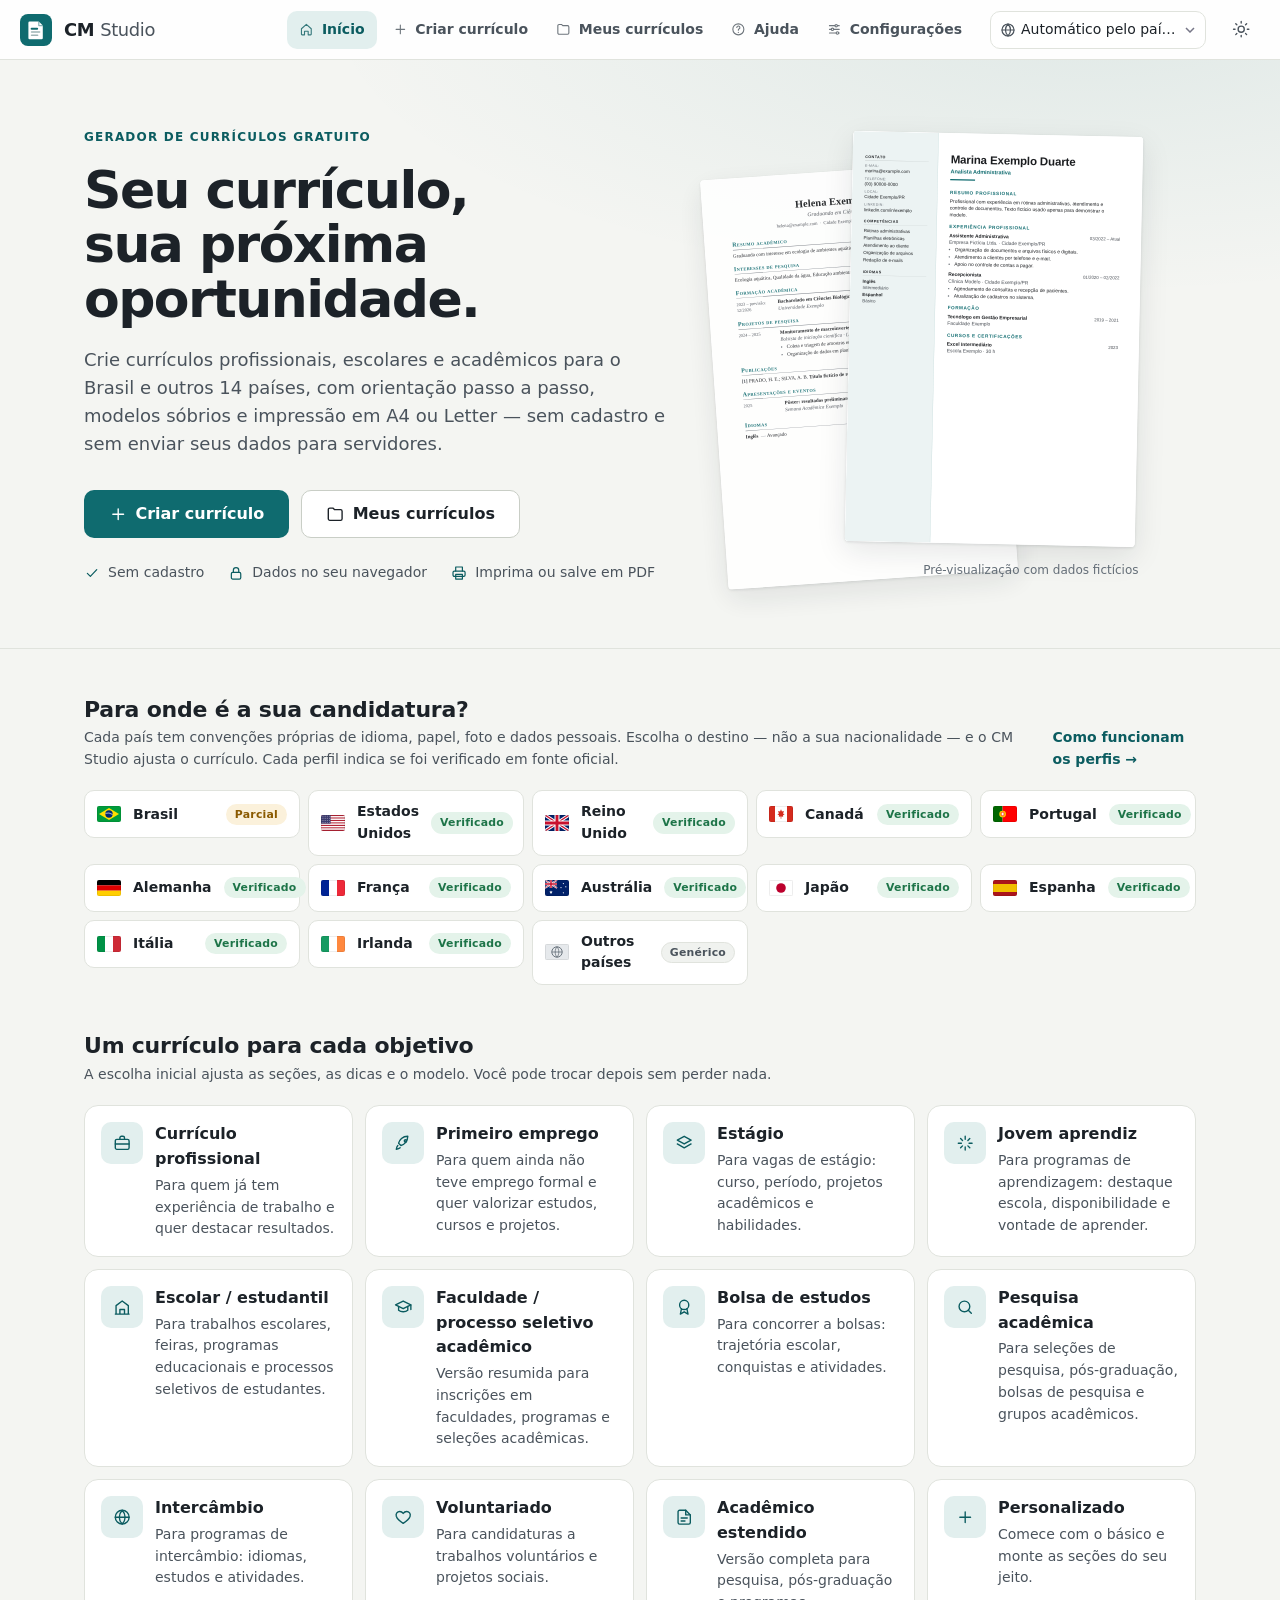
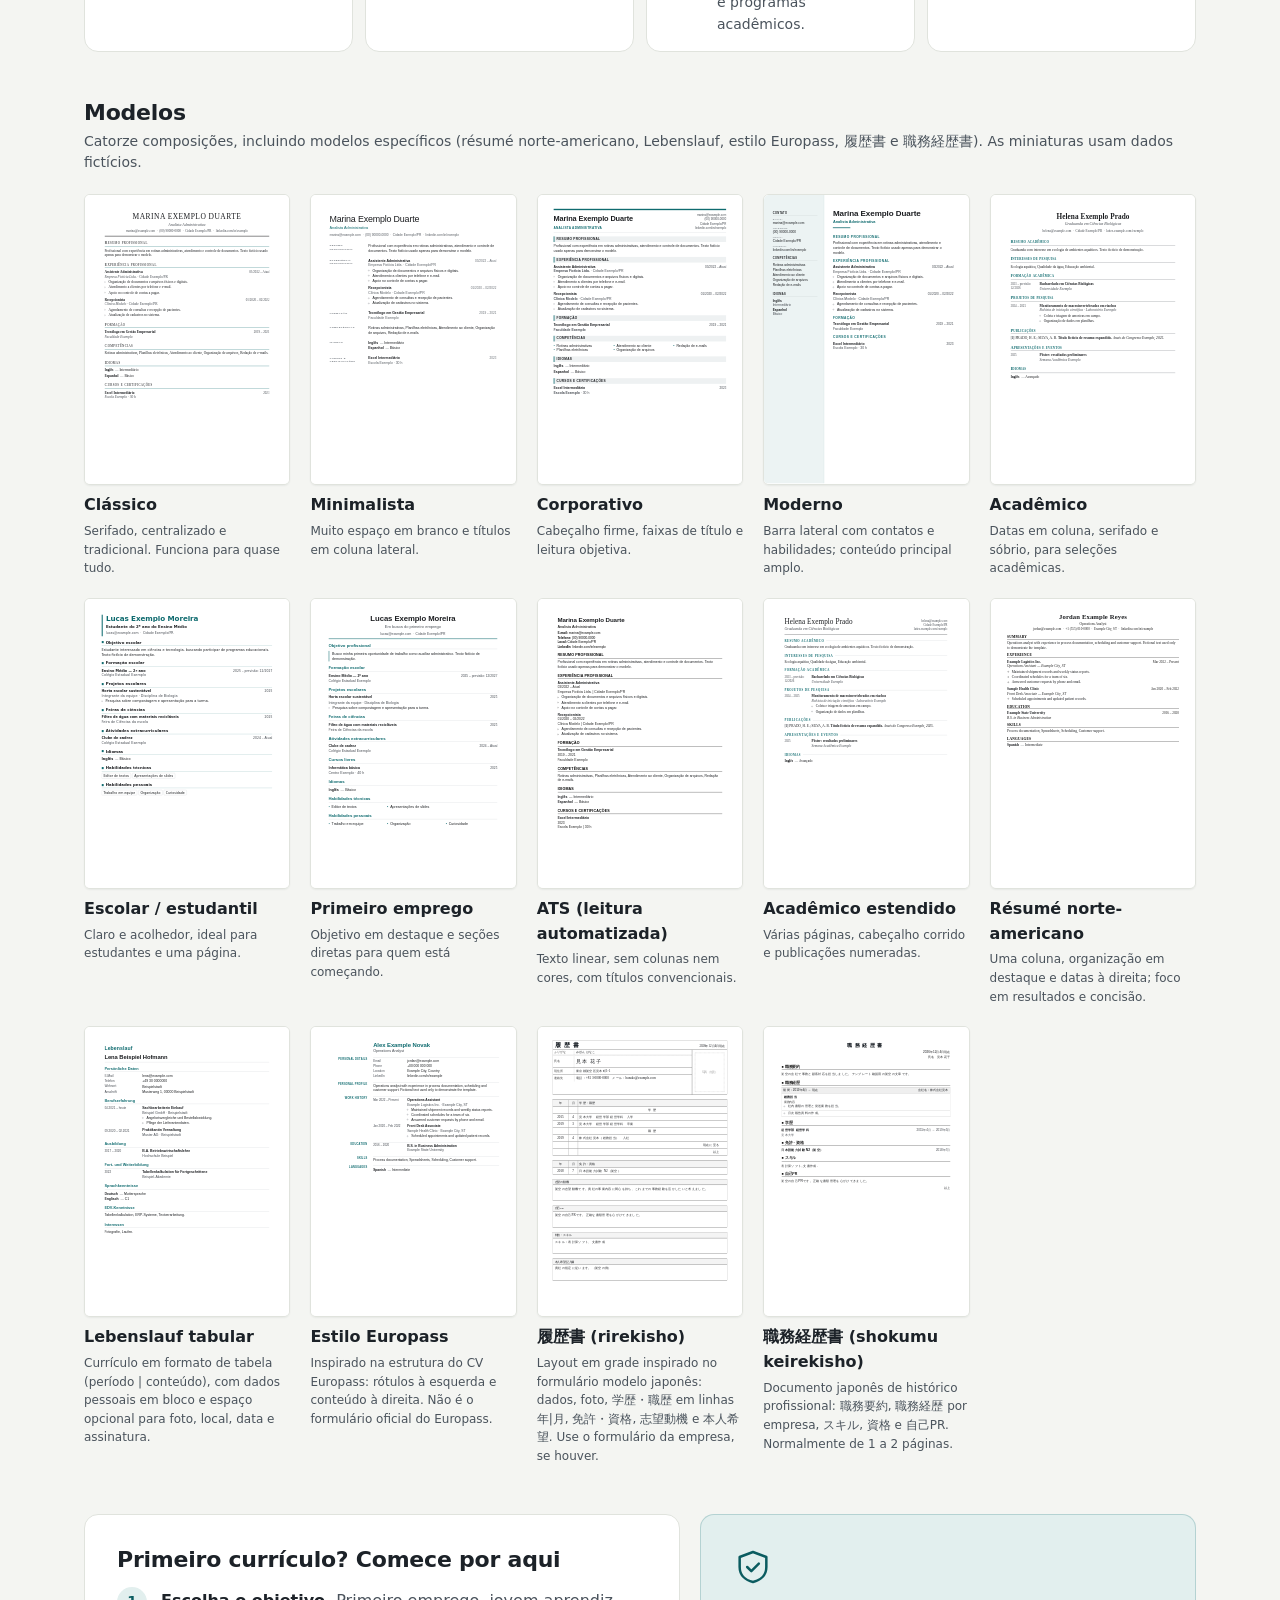
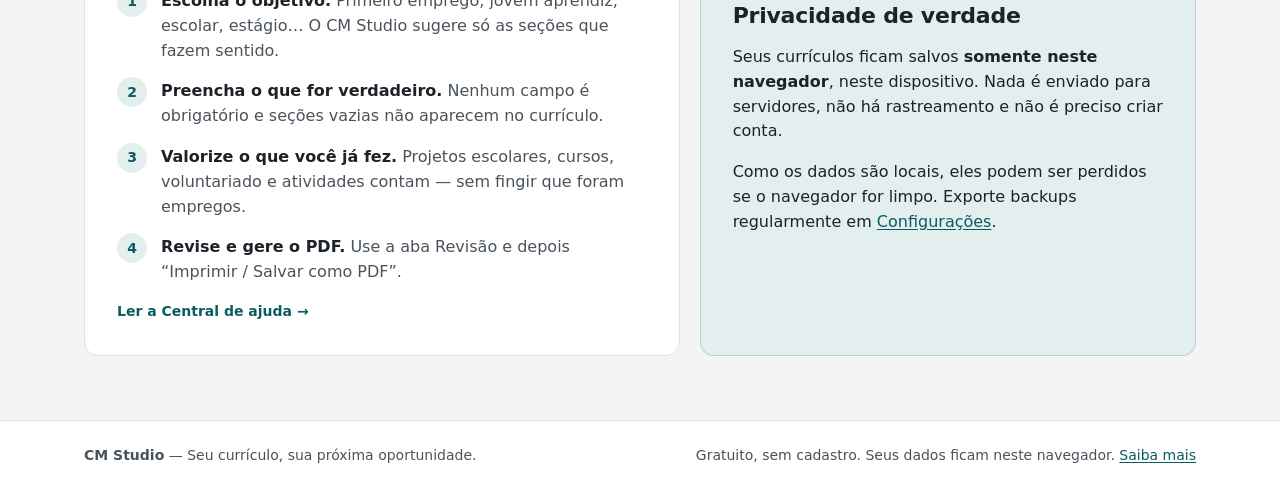
<file: index.html>
<!DOCTYPE html>
<html lang="pt-BR" data-theme="light">
<head>
  <meta charset="utf-8">
  <meta name="viewport" content="width=device-width, initial-scale=1">
  <title>CM Studio — Seu currículo, sua próxima oportunidade</title>
  <meta name="description" content="CM Studio: gerador de currículos gratuito para quem busca o primeiro emprego, estágio, vagas profissionais, processos escolares e acadêmicos. Os dados ficam no seu navegador.">
  <meta name="application-name" content="CM Studio">
  <meta name="theme-color" content="#0f6b6f">
  <meta name="color-scheme" content="light dark">
  <meta property="og:title" content="CM Studio — Seu currículo, sua próxima oportunidade">
  <meta property="og:description" content="Crie currículos profissionais, escolares e acadêmicos gratuitamente, sem cadastro.">
  <meta property="og:type" content="website">
  <link rel="icon" type="image/svg+xml" href="assets/icons/favicon.svg">
  <link rel="apple-touch-icon" href="assets/icons/apple-touch-icon.png">

  <!-- Aplica o tema antes de desenhar a página (evita "piscar"). -->
  <script>
    (function () {
      try {
        var s = JSON.parse(localStorage.getItem('cmstudio.v1.settings') || '{}');
        var t = s.theme || 'system';
        if (t === 'system') t = window.matchMedia && window.matchMedia('(prefers-color-scheme: dark)').matches ? 'dark' : 'light';
        document.documentElement.setAttribute('data-theme', t);
      } catch (e) { /* sem acesso ao armazenamento: usa o tema claro */ }
    })();
  </script>

  <link rel="stylesheet" href="css/tokens.css">
  <link rel="stylesheet" href="css/base.css">
  <link rel="stylesheet" href="css/layout.css">
  <link rel="stylesheet" href="css/components.css">
  <link rel="stylesheet" href="css/home.css">
  <link rel="stylesheet" href="css/editor.css">
  <link rel="stylesheet" href="css/templates.css">
  <link rel="stylesheet" href="css/templates-intl.css">
  <link rel="stylesheet" href="css/countries.css">
  <link rel="stylesheet" href="css/responsive.css">
  <link rel="stylesheet" href="css/print.css">
</head>
<body>
  <a class="skip-link" href="#main">Pular para o conteúdo</a>

  <!-- Sprite de ícones (embutido para funcionar também ao abrir o arquivo diretamente) -->
  <svg xmlns="http://www.w3.org/2000/svg" class="sprite" aria-hidden="true" focusable="false">
    <symbol id="i-plus" viewBox="0 0 24 24"><path d="M12 5v14M5 12h14"/></symbol>
    <symbol id="i-minus" viewBox="0 0 24 24"><path d="M5 12h14"/></symbol>
    <symbol id="i-chevron" viewBox="0 0 24 24"><path d="M9 6l6 6-6 6"/></symbol>
    <symbol id="i-arrow-up" viewBox="0 0 24 24"><path d="M12 19V5M5.5 11.5L12 5l6.5 6.5"/></symbol>
    <symbol id="i-arrow-down" viewBox="0 0 24 24"><path d="M12 5v14M18.5 12.5L12 19l-6.5-6.5"/></symbol>
    <symbol id="i-arrow-left" viewBox="0 0 24 24"><path d="M19 12H5M11.5 5.5L5 12l6.5 6.5"/></symbol>
    <symbol id="i-eye" viewBox="0 0 24 24"><path d="M2 12s3.6-7 10-7 10 7 10 7-3.6 7-10 7S2 12 2 12z"/><circle cx="12" cy="12" r="3"/></symbol>
    <symbol id="i-eye-off" viewBox="0 0 24 24"><path d="M3 3l18 18M10.6 5.1A10 10 0 0 1 12 5c6.4 0 10 7 10 7a17 17 0 0 1-3.2 4.2M6.6 6.6C3.9 8.4 2 12 2 12s3.6 7 10 7c1.9 0 3.5-.6 4.9-1.4M9.9 9.9a3 3 0 0 0 4.2 4.2"/></symbol>
    <symbol id="i-copy" viewBox="0 0 24 24"><rect x="9" y="9" width="11" height="11" rx="2"/><path d="M15 9V6a2 2 0 0 0-2-2H6a2 2 0 0 0-2 2v7a2 2 0 0 0 2 2h3"/></symbol>
    <symbol id="i-trash" viewBox="0 0 24 24"><path d="M4 7h16M10 11v6M14 11v6M6 7l1 13h10l1-13M9 7V4h6v3"/></symbol>
    <symbol id="i-close" viewBox="0 0 24 24"><path d="M6 6l12 12M18 6L6 18"/></symbol>
    <symbol id="i-check" viewBox="0 0 24 24"><path d="M5 12.5l4.5 4.5L19 7"/></symbol>
    <symbol id="i-alert" viewBox="0 0 24 24"><circle cx="12" cy="12" r="9"/><path d="M12 7.5v5.5M12 16.4v.1"/></symbol>
    <symbol id="i-info" viewBox="0 0 24 24"><circle cx="12" cy="12" r="9"/><path d="M12 11v5.5M12 7.6v.1"/></symbol>
    <symbol id="i-shield" viewBox="0 0 24 24"><path d="M12 3l8 3v6c0 5-3.5 8-8 9-4.5-1-8-4-8-9V6z"/><path d="M8.5 12l2.5 2.5 4.5-4.5"/></symbol>
    <symbol id="i-user" viewBox="0 0 24 24"><circle cx="12" cy="8" r="4"/><path d="M4 21c0-4 3.6-7 8-7s8 3 8 7"/></symbol>
    <symbol id="i-target" viewBox="0 0 24 24"><circle cx="12" cy="12" r="9"/><circle cx="12" cy="12" r="5"/><circle cx="12" cy="12" r="1"/></symbol>
    <symbol id="i-briefcase" viewBox="0 0 24 24"><rect x="3" y="7" width="18" height="13" rx="2"/><path d="M9 7V5a2 2 0 0 1 2-2h2a2 2 0 0 1 2 2v2M3 13h18"/></symbol>
    <symbol id="i-school" viewBox="0 0 24 24"><path d="M4 21V10l8-6 8 6v11M9 21v-6h6v6M3 21h18"/></symbol>
    <symbol id="i-cap" viewBox="0 0 24 24"><path d="M2 9l10-5 10 5-10 5z"/><path d="M6 11v5c3 2.5 9 2.5 12 0v-5M22 9v6"/></symbol>
    <symbol id="i-book" viewBox="0 0 24 24"><path d="M5 4h11a3 3 0 0 1 3 3v13H8a3 3 0 0 1-3-3z"/><path d="M5 17a3 3 0 0 1 3-3h11"/></symbol>
    <symbol id="i-badge" viewBox="0 0 24 24"><circle cx="12" cy="9" r="6"/><path d="M8.5 14l-1.5 7 5-3 5 3-1.5-7"/></symbol>
    <symbol id="i-spark" viewBox="0 0 24 24"><path d="M12 3v4M12 17v4M3 12h4M17 12h4M6 6l2.5 2.5M15.5 15.5L18 18M6 18l2.5-2.5M15.5 8.5L18 6"/></symbol>
    <symbol id="i-code" viewBox="0 0 24 24"><path d="M8 7l-5 5 5 5M16 7l5 5-5 5M14 4l-4 16"/></symbol>
    <symbol id="i-monitor" viewBox="0 0 24 24"><rect x="3" y="4" width="18" height="12" rx="2"/><path d="M8 20h8M12 16v4"/></symbol>
    <symbol id="i-people" viewBox="0 0 24 24"><circle cx="9" cy="8" r="3.5"/><path d="M2.5 20c0-3.5 3-6 6.5-6s6.5 2.5 6.5 6M16 4.5a3.5 3.5 0 0 1 0 7M18 14c2 .7 3.5 2.8 3.5 6"/></symbol>
    <symbol id="i-globe" viewBox="0 0 24 24"><circle cx="12" cy="12" r="9"/><path d="M3 12h18M12 3c2.5 2.7 3.8 5.7 3.8 9s-1.3 6.3-3.8 9c-2.5-2.7-3.8-5.7-3.8-9S9.5 5.7 12 3z"/></symbol>
    <symbol id="i-layers" viewBox="0 0 24 24"><path d="M12 3l9 5-9 5-9-5z"/><path d="M3 13l9 5 9-5"/></symbol>
    <symbol id="i-flask" viewBox="0 0 24 24"><path d="M9 3h6M10 3v6L4.5 19a1.5 1.5 0 0 0 1.3 2h12.4a1.5 1.5 0 0 0 1.3-2L14 9V3M7 15h10"/></symbol>
    <symbol id="i-medal" viewBox="0 0 24 24"><circle cx="12" cy="15" r="6"/><path d="M8.5 3h7l-2 6h-3z"/><path d="M12 12.5v5"/></symbol>
    <symbol id="i-flag" viewBox="0 0 24 24"><path d="M5 21V4M5 4h12l-2 4 2 4H5"/></symbol>
    <symbol id="i-star" viewBox="0 0 24 24"><path d="M12 3l2.8 5.9 6.2.8-4.6 4.3 1.2 6.2L12 17.3l-5.6 2.9 1.2-6.2L3 9.7l6.2-.8z"/></symbol>
    <symbol id="i-heart" viewBox="0 0 24 24"><path d="M12 20s-7.5-4.6-9-9.2C2 7.4 4.3 4.5 7.5 4.5c2 0 3.5 1.1 4.5 2.6 1-1.5 2.5-2.6 4.5-2.6 3.2 0 5.5 2.9 4.5 6.3-1.5 4.6-9 9.2-9 9.2z"/></symbol>
    <symbol id="i-search" viewBox="0 0 24 24"><circle cx="11" cy="11" r="7"/><path d="M20 20l-4-4"/></symbol>
    <symbol id="i-file" viewBox="0 0 24 24"><path d="M14 3H6a2 2 0 0 0-2 2v14a2 2 0 0 0 2 2h12a2 2 0 0 0 2-2V9z"/><path d="M14 3v6h6M8 13h8M8 17h5"/></symbol>
    <symbol id="i-mic" viewBox="0 0 24 24"><rect x="9" y="3" width="6" height="11" rx="3"/><path d="M5 11a7 7 0 0 0 14 0M12 18v3"/></symbol>
    <symbol id="i-compass" viewBox="0 0 24 24"><circle cx="12" cy="12" r="9"/><path d="M15.5 8.5l-2 5-5 2 2-5z"/></symbol>
    <symbol id="i-link" viewBox="0 0 24 24"><path d="M10 14a4 4 0 0 0 5.7 0l3-3a4 4 0 0 0-5.7-5.7l-1 1M14 10a4 4 0 0 0-5.7 0l-3 3a4 4 0 0 0 5.7 5.7l1-1"/></symbol>
    <symbol id="i-sort" viewBox="0 0 24 24"><path d="M7 4v16M3 8l4-4 4 4M17 20V4M13 16l4 4 4-4"/></symbol>
    <symbol id="i-undo" viewBox="0 0 24 24"><path d="M9 14L4 9l5-5"/><path d="M4 9h10a6 6 0 0 1 0 12h-3"/></symbol>
    <symbol id="i-redo" viewBox="0 0 24 24"><path d="M15 14l5-5-5-5"/><path d="M20 9H10a6 6 0 0 0 0 12h3"/></symbol>
    <symbol id="i-download" viewBox="0 0 24 24"><path d="M12 3v12M7 10l5 5 5-5M4 20h16"/></symbol>
    <symbol id="i-upload" viewBox="0 0 24 24"><path d="M12 15V3M7 8l5-5 5 5M4 20h16"/></symbol>
    <symbol id="i-printer" viewBox="0 0 24 24"><path d="M7 9V3h10v6"/><rect x="3" y="9" width="18" height="8" rx="2"/><path d="M7 14h10v7H7z"/></symbol>
    <symbol id="i-sun" viewBox="0 0 24 24"><circle cx="12" cy="12" r="4"/><path d="M12 2v2M12 20v2M2 12h2M20 12h2M4.9 4.9l1.4 1.4M17.7 17.7l1.4 1.4M4.9 19.1l1.4-1.4M17.7 6.3l1.4-1.4"/></symbol>
    <symbol id="i-moon" viewBox="0 0 24 24"><path d="M20 14.5A8 8 0 1 1 9.5 4a6.5 6.5 0 0 0 10.5 10.5z"/></symbol>
    <symbol id="i-menu" viewBox="0 0 24 24"><path d="M4 7h16M4 12h16M4 17h16"/></symbol>
    <symbol id="i-home" viewBox="0 0 24 24"><path d="M4 11l8-7 8 7v9a1 1 0 0 1-1 1h-4v-6H9v6H5a1 1 0 0 1-1-1z"/></symbol>
    <symbol id="i-folder" viewBox="0 0 24 24"><path d="M3 6a2 2 0 0 1 2-2h4l2 2h8a2 2 0 0 1 2 2v10a2 2 0 0 1-2 2H5a2 2 0 0 1-2-2z"/></symbol>
    <symbol id="i-settings" viewBox="0 0 24 24"><path d="M4 6h9M17 6h3M4 12h3M11 12h9M4 18h11M19 18h1"/><circle cx="15" cy="6" r="2"/><circle cx="9" cy="12" r="2"/><circle cx="17" cy="18" r="2"/></symbol>
    <symbol id="i-help" viewBox="0 0 24 24"><circle cx="12" cy="12" r="9"/><path d="M9.5 9a2.5 2.5 0 1 1 3.5 2.3c-.7.3-1 .9-1 1.7v.5M12 16.9v.1"/></symbol>
    <symbol id="i-edit" viewBox="0 0 24 24"><path d="M4 20h4L19 9l-4-4L4 16z"/><path d="M13.5 6.5l4 4"/></symbol>
    <symbol id="i-rocket" viewBox="0 0 24 24"><path d="M5 15c-1.5 1.5-2 5-2 5s3.5-.5 5-2"/><path d="M9 15l-3-3c1-4 5-9 12-9 0 7-5 11-9 12z"/><circle cx="15" cy="9" r="1.5"/></symbol>
    <symbol id="i-lock" viewBox="0 0 24 24"><rect x="5" y="11" width="14" height="10" rx="2"/><path d="M8 11V8a4 4 0 0 1 8 0v3"/></symbol>
    <symbol id="i-fit" viewBox="0 0 24 24"><path d="M4 9V4h5M20 9V4h-5M4 15v5h5M20 15v5h-5"/></symbol>
    <symbol id="i-clock" viewBox="0 0 24 24"><circle cx="12" cy="12" r="9"/><path d="M12 7v5l3 2"/></symbol>
  </svg>

  <div id="app">
    <header class="app-header">
      <div class="app-header-inner">
        <a class="brand" href="#/inicio" aria-label="CM Studio — página inicial">
          <svg class="brand-mark" viewBox="0 0 40 40" aria-hidden="true" focusable="false">
            <rect width="40" height="40" rx="10" class="brand-bg"/>
            <path class="brand-page" d="M12 9.5h11.5l5 5V30a1.5 1.5 0 0 1-1.5 1.5H12A1.5 1.5 0 0 1 10.5 30V11A1.5 1.5 0 0 1 12 9.5z"/>
            <path class="brand-fold" d="M23.5 9.5v5h5"/>
            <path class="brand-line-accent" d="M14.5 18.5h7"/>
            <path class="brand-line" d="M14.5 22.5h10M14.5 26.5h7.5"/>
          </svg>
          <span class="brand-name">CM <span>Studio</span></span>
        </a>
        <button class="btn-icon nav-toggle" type="button" id="nav-toggle" aria-expanded="false" aria-controls="main-nav" aria-label="Abrir menu">
          <svg class="icon" aria-hidden="true"><use href="#i-menu"/></svg>
        </button>
        <nav class="main-nav" id="main-nav" aria-label="Principal">
          <ul>
            <li><a href="#/inicio" data-nav="home"><svg class="icon" aria-hidden="true"><use href="#i-home"/></svg>Início</a></li>
            <li><a href="#/novo" data-nav="new"><svg class="icon" aria-hidden="true"><use href="#i-plus"/></svg>Criar currículo</a></li>
            <li><a href="#/biblioteca" data-nav="library"><svg class="icon" aria-hidden="true"><use href="#i-folder"/></svg>Meus currículos</a></li>
            <li><a href="#/ajuda" data-nav="help"><svg class="icon" aria-hidden="true"><use href="#i-help"/></svg>Ajuda</a></li>
            <li><a href="#/configuracoes" data-nav="settings"><svg class="icon" aria-hidden="true"><use href="#i-settings"/></svg>Configurações</a></li>
          </ul>
        </nav>
        <div class="ui-lang">
          <svg class="icon" aria-hidden="true"><use href="#i-globe"/></svg>
          <label class="sr-only" for="ui-lang-select">Idioma da interface</label>
          <select class="ui-lang-select" id="ui-lang-select" title="Idioma da interface"></select>
        </div>
        <button class="btn-icon theme-toggle" type="button" id="theme-toggle" aria-label="Alternar tema claro/escuro" title="Alternar tema claro/escuro">
          <svg class="icon icon-sun" aria-hidden="true"><use href="#i-sun"/></svg>
          <svg class="icon icon-moon" aria-hidden="true"><use href="#i-moon"/></svg>
        </button>
      </div>
    </header>

    <div class="banner banner--warn" id="storage-banner" role="alert" hidden>
      <svg class="icon" aria-hidden="true"><use href="#i-alert"/></svg>
      <p>Seu navegador não permite salvar dados neste site (talvez esteja em navegação privativa com bloqueio de armazenamento). Você pode usar o CM Studio, mas os currículos serão perdidos ao fechar a página. <strong>Exporte um backup antes de sair.</strong></p>
    </div>

    <main id="main" tabindex="-1">

      <!-- ===================== INÍCIO ===================== -->
      <section class="view view-home" id="view-home" data-view="home" aria-labelledby="home-title">
        <div class="hero">
          <div class="container hero-grid">
            <div class="hero-copy">
              <p class="eyebrow">Gerador de currículos gratuito</p>
              <h1 id="home-title" class="hero-title" data-view-heading>Seu currículo,<br>sua próxima oportunidade.</h1>
              <p class="hero-lead">Crie currículos profissionais, escolares e acadêmicos para o Brasil e outros 14 países, com orientação passo a passo, modelos sóbrios e impressão em A4 ou Letter — sem cadastro e sem enviar seus dados para servidores.</p>
              <div class="hero-actions">
                <a class="btn btn--primary btn--lg" href="#/novo"><svg class="icon" aria-hidden="true"><use href="#i-plus"/></svg>Criar currículo</a>
                <a class="btn btn--secondary btn--lg" href="#/biblioteca"><svg class="icon" aria-hidden="true"><use href="#i-folder"/></svg>Meus currículos <span class="count-pill" id="home-doc-count" hidden></span></a>
              </div>
              <ul class="hero-points">
                <li><svg class="icon" aria-hidden="true"><use href="#i-check"/></svg>Sem cadastro</li>
                <li><svg class="icon" aria-hidden="true"><use href="#i-lock"/></svg>Dados no seu navegador</li>
                <li><svg class="icon" aria-hidden="true"><use href="#i-printer"/></svg>Imprima ou salve em PDF</li>
              </ul>
            </div>
            <div class="hero-visual" aria-hidden="true">
              <div class="hero-sheet hero-sheet--back"><div class="thumb-frame" id="hero-thumb-back"></div></div>
              <div class="hero-sheet hero-sheet--front"><div class="thumb-frame" id="hero-thumb"></div></div>
              <p class="hero-caption">Pré-visualização com dados fictícios</p>
            </div>
          </div>
        </div>

        <div class="container home-section" id="home-recent-wrap" hidden>
          <div class="section-head">
            <h2 class="section-title">Continue de onde parou</h2>
            <a class="link-arrow" href="#/biblioteca">Ver todos</a>
          </div>
          <ul class="recent-list" id="home-recent"></ul>
        </div>

        <div class="container home-section">
          <div class="section-head">
            <div>
              <h2 class="section-title">Para onde é a sua candidatura?</h2>
              <p class="section-sub">Cada país tem convenções próprias de idioma, papel, foto e dados pessoais. Escolha o destino — não a sua nacionalidade — e o CM Studio ajusta o currículo. Cada perfil indica se foi verificado em fonte oficial.</p>
            </div>
            <a class="link-arrow" href="#/ajuda/paises">Como funcionam os perfis</a>
          </div>
          <ul class="home-countries" id="home-countries"></ul>
        </div>

        <div class="container home-section">
          <div class="section-head">
            <div>
              <h2 class="section-title">Um currículo para cada objetivo</h2>
              <p class="section-sub">A escolha inicial ajusta as seções, as dicas e o modelo. Você pode trocar depois sem perder nada.</p>
            </div>
          </div>
          <ul class="type-grid" id="home-types"></ul>
        </div>

        <div class="container home-section">
          <div class="section-head">
            <div>
              <h2 class="section-title">Modelos</h2>
              <p class="section-sub">Catorze composições, incluindo modelos específicos (résumé norte-americano, Lebenslauf, estilo Europass, 履歴書 e 職務経歴書). As miniaturas usam dados fictícios.</p>
            </div>
          </div>
          <ul class="template-gallery" id="home-templates"></ul>
        </div>

        <div class="container home-section home-split">
          <div class="home-panel">
            <h2 class="section-title">Primeiro currículo? Comece por aqui</h2>
            <ol class="steps">
              <li><strong>Escolha o objetivo.</strong> Primeiro emprego, jovem aprendiz, escolar, estágio… O CM Studio sugere só as seções que fazem sentido.</li>
              <li><strong>Preencha o que for verdadeiro.</strong> Nenhum campo é obrigatório e seções vazias não aparecem no currículo.</li>
              <li><strong>Valorize o que você já fez.</strong> Projetos escolares, cursos, voluntariado e atividades contam — sem fingir que foram empregos.</li>
              <li><strong>Revise e gere o PDF.</strong> Use a aba Revisão e depois “Imprimir / Salvar como PDF”.</li>
            </ol>
            <a class="link-arrow" href="#/ajuda">Ler a Central de ajuda</a>
          </div>
          <div class="home-panel home-panel--privacy">
            <svg class="icon icon-xl" aria-hidden="true"><use href="#i-shield"/></svg>
            <h2 class="section-title">Privacidade de verdade</h2>
            <p>Seus currículos ficam salvos <strong>somente neste navegador</strong>, neste dispositivo. Nada é enviado para servidores, não há rastreamento e não é preciso criar conta.</p>
            <p>Como os dados são locais, eles podem ser perdidos se o navegador for limpo. Exporte backups regularmente em <a href="#/configuracoes">Configurações</a>.</p>
          </div>
        </div>
      </section>

      <!-- ===================== NOVO CURRÍCULO (assistente em 4 etapas) ===================== -->
      <section class="view view-new" id="view-new" data-view="new" aria-labelledby="new-title" hidden>
        <div class="container wizard-container">
          <div class="page-head">
            <h1 id="new-title" class="page-title" data-view-heading tabindex="-1">Criar novo currículo</h1>
            <ol class="wizard-steps" id="new-steps" aria-label="Etapas">
              <li data-step-ind="1"><span class="step-num">1</span><span class="wizard-step-label">País</span></li>
              <li data-step-ind="2"><span class="step-num">2</span><span class="wizard-step-label">Finalidade</span></li>
              <li data-step-ind="3"><span class="step-num">3</span><span class="wizard-step-label">Modelo</span></li>
              <li data-step-ind="4"><span class="step-num">4</span><span class="wizard-step-label">Detalhes</span></li>
            </ol>
          </div>
          <form id="new-form" class="new-form" novalidate>
            <!-- Etapa 1: país de destino -->
            <div class="wizard-step" data-step="1" id="new-step-1" role="group" aria-labelledby="new-country-title">
              <h2 class="step-heading" id="new-country-title" tabindex="-1">Para qual país você deseja criar seu currículo?</h2>
              <p class="step-help">Escolha o país <strong>onde você vai se candidatar</strong> — não a sua nacionalidade. O país ajusta o idioma sugerido, o tamanho do papel, as seções, os dados pessoais recomendados e as dicas. <strong>Você pode mudar depois</strong>, sem perder o que escreveu.</p>
              <div class="wizard-split">
                <div id="new-country-picker"></div>
                <aside class="wizard-aside" id="new-country-summary" aria-live="polite"></aside>
              </div>
            </div>
            <!-- Etapa 2: finalidade -->
            <div class="wizard-step" data-step="2" id="new-step-2" role="group" aria-labelledby="new-purpose-title" hidden>
              <h2 class="step-heading" id="new-purpose-title" tabindex="-1">Qual é a finalidade do currículo?</h2>
              <p class="step-help" id="new-purpose-help">A finalidade define as seções sugeridas e as orientações. Admissão em faculdade é diferente de candidatura a emprego.</p>
              <div class="type-choice-grid" id="new-types" role="radiogroup" aria-labelledby="new-purpose-title"></div>
              <div class="callout callout--info" id="new-purpose-note" hidden></div>
            </div>
            <!-- Etapa 3: modelo -->
            <div class="wizard-step" data-step="3" id="new-step-3" role="group" aria-labelledby="new-tpl-title" hidden>
              <h2 class="step-heading" id="new-tpl-title" tabindex="-1">Escolha o modelo</h2>
              <p class="step-help" id="new-tpl-help">Modelos indicados para o país e a finalidade escolhidos. A pré-visualização usa dados fictícios.</p>
              <div class="wizard-split wizard-split--tpl">
                <div>
                  <div class="tpl-options tpl-options--compact" id="new-templates" role="radiogroup" aria-labelledby="new-tpl-title"></div>
                  <label class="check" for="new-show-all"><input type="checkbox" id="new-show-all"><span>Mostrar todos os modelos (inclusive os específicos de outros países)</span></label>
                </div>
                <div class="wizard-preview">
                  <div class="wizard-preview-frame"><div class="thumb-frame" id="new-tpl-preview" aria-hidden="true"></div></div>
                  <p class="hero-caption" id="new-tpl-caption">Pré-visualização com dados fictícios</p>
                </div>
              </div>
            </div>
            <!-- Etapa 4: detalhes -->
            <div class="wizard-step" data-step="4" id="new-step-4" role="group" aria-labelledby="new-details-title" hidden>
              <h2 class="step-heading" id="new-details-title" tabindex="-1">Detalhes</h2>
              <div class="form-grid">
                <div class="field field--full">
                  <label class="label" for="new-name">Nome do documento <span class="optional">(opcional — só você vê)</span></label>
                  <input class="input" id="new-name" type="text" maxlength="120" autocomplete="off" placeholder="Ex.: Currículo para estágio em administração">
                </div>
                <div class="field field--half" id="new-region-field" hidden>
                  <label class="label" for="new-region">Região linguística</label>
                  <select class="input select" id="new-region"></select>
                </div>
                <div class="field field--half">
                  <label class="label" for="new-locale">Idioma do documento</label>
                  <select class="input select" id="new-locale" aria-describedby="new-locale-help"></select>
                  <p class="field-help" id="new-locale-help">Traduz títulos e rótulos impressos. O texto que você escrever não é traduzido automaticamente.</p>
                </div>
                <div class="field field--half">
                  <span class="label" id="new-paper-label">Tamanho do papel</span>
                  <div class="segmented" role="radiogroup" aria-labelledby="new-paper-label" id="new-paper">
                    <input type="radio" id="new-paper-A4" name="new-paper" value="A4"><label for="new-paper-A4">A4</label>
                    <input type="radio" id="new-paper-Letter" name="new-paper" value="Letter"><label for="new-paper-Letter">Letter (Carta)</label>
                  </div>
                  <p class="field-help" id="new-paper-help"></p>
                </div>
              </div>
              <div class="wizard-review" id="new-review"></div>
            </div>
            <div class="form-actions wizard-actions">
              <a class="btn btn--ghost" href="#/inicio" id="new-cancel">Cancelar</a>
              <button class="btn btn--ghost" type="button" id="new-back" hidden><svg class="icon" aria-hidden="true"><use href="#i-arrow-left"/></svg>Voltar</button>
              <span class="wizard-spacer"></span>
              <button class="btn btn--primary btn--lg" type="button" id="new-next">Continuar<svg class="icon" aria-hidden="true"><use href="#i-chevron"/></svg></button>
              <button class="btn btn--primary btn--lg" type="submit" id="new-submit" hidden><svg class="icon" aria-hidden="true"><use href="#i-edit"/></svg>Criar e começar a editar</button>
            </div>
          </form>
        </div>
      </section>

      <!-- ===================== BIBLIOTECA ===================== -->
      <section class="view view-library" id="view-library" data-view="library" aria-labelledby="library-title" hidden>
        <div class="container">
          <div class="page-head page-head--row">
            <div>
              <h1 id="library-title" class="page-title" data-view-heading tabindex="-1">Meus currículos</h1>
              <p class="page-sub">Documentos salvos neste navegador. Cada currículo é independente.</p>
            </div>
            <div class="page-actions">
              <button class="btn btn--ghost" type="button" id="lib-import"><svg class="icon" aria-hidden="true"><use href="#i-upload"/></svg>Importar backup</button>
              <button class="btn btn--ghost" type="button" id="lib-export"><svg class="icon" aria-hidden="true"><use href="#i-download"/></svg>Exportar todos</button>
              <a class="btn btn--primary" href="#/novo"><svg class="icon" aria-hidden="true"><use href="#i-plus"/></svg>Novo currículo</a>
            </div>
          </div>
          <div class="toolbar" id="lib-toolbar">
            <div class="search-field">
              <label class="sr-only" for="lib-search">Buscar currículos</label>
              <svg class="icon" aria-hidden="true"><use href="#i-search"/></svg>
              <input class="input" id="lib-search" type="search" placeholder="Buscar por nome ou tipo" autocomplete="off">
            </div>
            <div class="select-field">
              <label class="label-inline" for="lib-sort">Ordenar por</label>
              <select class="input select" id="lib-sort">
                <option value="updated">Última alteração</option>
                <option value="name">Nome (A–Z)</option>
                <option value="created">Data de criação</option>
              </select>
            </div>
          </div>
          <p class="sr-only" id="lib-count" aria-live="polite"></p>
          <ul class="doc-list" id="lib-list"></ul>
          <div class="empty-state" id="lib-empty" hidden>
            <svg class="icon icon-xl" aria-hidden="true"><use href="#i-file"/></svg>
            <h2>Nenhum currículo salvo ainda</h2>
            <p>Crie seu primeiro currículo ou importe um backup exportado anteriormente.</p>
            <div class="empty-actions">
              <a class="btn btn--primary" href="#/novo">Criar currículo</a>
              <button class="btn btn--ghost" type="button" id="lib-import-empty">Importar backup</button>
            </div>
          </div>
          <p class="empty-state empty-state--small" id="lib-noresults" hidden>Nenhum currículo corresponde à busca.</p>
        </div>
      </section>

      <!-- ===================== EDITOR ===================== -->
      <section class="view view-editor" id="view-editor" data-view="editor" aria-label="Editor de currículo" hidden>
        <div class="editor-topbar">
          <a class="btn-icon" href="#/biblioteca" aria-label="Voltar para Meus currículos" title="Voltar para Meus currículos"><svg class="icon" aria-hidden="true"><use href="#i-arrow-left"/></svg></a>
          <div class="doc-name-wrap">
            <h1 class="sr-only" data-view-heading tabindex="-1" id="editor-heading">Editor de currículo</h1>
            <label class="sr-only" for="doc-name">Nome do documento</label>
            <input class="doc-name" id="doc-name" type="text" maxlength="120" autocomplete="off">
            <span class="save-status" id="save-status" data-state="saved">
              <span class="save-dot" aria-hidden="true"></span><span id="save-status-text">Salvo</span>
            </span>
          </div>
          <div class="topbar-actions">
            <button class="btn-icon" type="button" id="btn-undo" aria-label="Desfazer (Ctrl+Z)" title="Desfazer (Ctrl+Z)" disabled><svg class="icon" aria-hidden="true"><use href="#i-undo"/></svg></button>
            <button class="btn-icon" type="button" id="btn-redo" aria-label="Refazer (Ctrl+Y)" title="Refazer (Ctrl+Y)" disabled><svg class="icon" aria-hidden="true"><use href="#i-redo"/></svg></button>
            <span class="topbar-sep" aria-hidden="true"></span>
            <button class="btn-icon" type="button" id="btn-duplicate-doc" aria-label="Duplicar este currículo" title="Duplicar este currículo"><svg class="icon" aria-hidden="true"><use href="#i-copy"/></svg></button>
            <button class="btn-icon" type="button" id="btn-export-doc" aria-label="Exportar este currículo (backup JSON)" title="Exportar este currículo (backup JSON)"><svg class="icon" aria-hidden="true"><use href="#i-download"/></svg></button>
            <button class="btn btn--primary" type="button" id="btn-print"><svg class="icon" aria-hidden="true"><use href="#i-printer"/></svg><span class="label-long">Imprimir / Salvar como PDF</span><span class="label-short">PDF</span></button>
          </div>
        </div>

        <!-- Barra de contexto: país, idioma, finalidade, modelo, papel e avisos (tudo clicável) -->
        <div class="editor-context" id="editor-context" role="region" aria-label="Contexto do documento"></div>

        <div class="mobile-switch" role="group" aria-label="Alternar entre edição e visualização">
          <button type="button" data-mobile-view="edit" aria-pressed="true"><svg class="icon" aria-hidden="true"><use href="#i-edit"/></svg>Editar</button>
          <button type="button" data-mobile-view="preview" aria-pressed="false"><svg class="icon" aria-hidden="true"><use href="#i-eye"/></svg>Visualizar</button>
        </div>

        <div class="editor-layout" id="editor-layout" data-mobile="edit">
          <div class="editor-pane">
            <div class="editor-tabs" role="tablist" aria-label="Painéis do editor">
              <button type="button" role="tab" id="tab-content" data-editor-tab="content" aria-controls="panel-content" aria-selected="true">Conteúdo</button>
              <button type="button" role="tab" id="tab-design" data-editor-tab="design" aria-controls="panel-design" aria-selected="false" tabindex="-1">Design</button>
              <button type="button" role="tab" id="tab-review" data-editor-tab="review" aria-controls="panel-review" aria-selected="false" tabindex="-1">Revisão <span class="tab-badge" id="review-badge" hidden></span></button>
              <button type="button" role="tab" id="tab-job" data-editor-tab="job" aria-controls="panel-job" aria-selected="false" tabindex="-1">Vaga</button>
              <button type="button" role="tab" id="tab-letters" data-editor-tab="letters" aria-controls="panel-letters" aria-selected="false" tabindex="-1">Cartas <span class="tab-badge tab-badge--muted" id="letters-badge" hidden></span></button>
            </div>
            <div class="editor-panel" id="panel-content" role="tabpanel" aria-labelledby="tab-content"></div>
            <div class="editor-panel" id="panel-design" role="tabpanel" aria-labelledby="tab-design" hidden></div>
            <div class="editor-panel" id="panel-review" role="tabpanel" aria-labelledby="tab-review" hidden></div>
            <div class="editor-panel" id="panel-job" role="tabpanel" aria-labelledby="tab-job" hidden></div>
            <div class="editor-panel" id="panel-letters" role="tabpanel" aria-labelledby="tab-letters" hidden></div>
          </div>
          <div class="preview-pane" role="region" aria-label="Pré-visualização do currículo">
            <div class="preview-toolbar">
              <p class="preview-pages" id="preview-pages">1 página</p>
              <div class="zoom-controls" role="group" aria-label="Zoom da pré-visualização">
                <button class="btn-icon btn-icon--sm" type="button" id="zoom-out" aria-label="Diminuir zoom" title="Diminuir zoom"><svg class="icon" aria-hidden="true"><use href="#i-minus"/></svg></button>
                <span class="zoom-label" id="zoom-label" aria-live="polite">100%</span>
                <button class="btn-icon btn-icon--sm" type="button" id="zoom-in" aria-label="Aumentar zoom" title="Aumentar zoom"><svg class="icon" aria-hidden="true"><use href="#i-plus"/></svg></button>
                <button class="btn-icon btn-icon--sm" type="button" id="zoom-fit" aria-label="Ajustar à largura" title="Ajustar à largura"><svg class="icon" aria-hidden="true"><use href="#i-fit"/></svg></button>
              </div>
            </div>
            <div class="preview-scroll" id="preview-scroll" tabindex="0" aria-label="Folhas do currículo (role para ver todas as páginas)">
              <div class="preview-stage" id="preview-stage"></div>
            </div>
          </div>
        </div>
      </section>

      <!-- ===================== CONFIGURAÇÕES ===================== -->
      <section class="view view-settings" id="view-settings" data-view="settings" aria-labelledby="settings-title" hidden>
        <div class="container narrow">
          <div class="page-head">
            <h1 id="settings-title" class="page-title" data-view-heading tabindex="-1">Configurações</h1>
            <p class="page-sub">Preferências deste navegador e gerenciamento dos seus dados locais.</p>
          </div>

          <section class="settings-card" aria-labelledby="set-language" id="settings-language">
            <h2 id="set-language" class="settings-title">Idioma da interface</h2>
            <p class="field-hint">Idioma dos menus, botões e mensagens do CM Studio. É independente do país de destino (que define as regras) e do idioma do documento (o que vai impresso no currículo). Atual: <span id="set-ui-current" data-i18n-skip></span>.</p>
            <fieldset class="fieldset">
              <legend>Como escolher o idioma</legend>
              <label class="check" for="ui-lang-auto"><input type="radio" name="ui-lang-mode" id="ui-lang-auto" value="auto"><span>Idioma automático pelo país (a interface muda quando você escolhe um país)</span></label>
              <label class="check" for="ui-lang-manual"><input type="radio" name="ui-lang-mode" id="ui-lang-manual" value="manual"><span>Escolher idioma manualmente (trocar de país não muda a interface)</span></label>
            </fieldset>
            <div class="field">
              <label class="label" for="set-ui-locale">Idioma escolhido</label>
              <select class="input select" id="set-ui-locale"></select>
            </div>
            <p class="field-hint">Seus textos nunca são traduzidos automaticamente. Idiomas com tradução incompleta mostram o texto que falta em inglês; veja a cobertura na Central de ajuda.</p>
          </section>

          <section class="settings-card" aria-labelledby="set-appearance">
            <h2 id="set-appearance" class="settings-title">Aparência</h2>
            <fieldset class="fieldset">
              <legend>Tema da interface</legend>
              <div class="segmented" role="radiogroup" aria-label="Tema da interface">
                <input type="radio" name="theme" id="theme-system" value="system"><label for="theme-system">Automático</label>
                <input type="radio" name="theme" id="theme-light" value="light"><label for="theme-light">Claro</label>
                <input type="radio" name="theme" id="theme-dark" value="dark"><label for="theme-dark">Escuro</label>
              </div>
              <p class="field-hint">O tema muda apenas o aplicativo. Os currículos são sempre impressos em fundo branco.</p>
            </fieldset>
          </section>

          <section class="settings-card" aria-labelledby="set-editor">
            <h2 id="set-editor" class="settings-title">Editor</h2>
            <div class="field">
              <label class="label" for="set-country">País de destino padrão para novos currículos</label>
              <select class="input select" id="set-country"></select>
            </div>
            <label class="check" for="set-remember-country"><input type="checkbox" id="set-remember-country"><span>Sugerir o último país usado ao criar um novo currículo</span></label>
            <label class="check" for="set-tips"><input type="checkbox" id="set-tips"><span>Mostrar dicas e orientações dentro das seções</span></label>
            <label class="check" for="set-confirm-item"><input type="checkbox" id="set-confirm-item"><span>Pedir confirmação antes de excluir itens preenchidos</span></label>
            <label class="check" for="set-print-tip"><input type="checkbox" id="set-print-tip"><span>Mostrar orientações antes de imprimir / salvar como PDF</span></label>
            <div class="field">
              <label class="label" for="set-zoom">Zoom inicial da pré-visualização</label>
              <select class="input select" id="set-zoom">
                <option value="fit">Ajustar à largura</option>
                <option value="100">100%</option>
                <option value="75">75%</option>
                <option value="50">50%</option>
              </select>
            </div>
          </section>

          <section class="settings-card" aria-labelledby="set-data">
            <h2 id="set-data" class="settings-title">Dados e backups</h2>
            <p>Seus currículos ficam armazenados apenas neste navegador. <strong>Não existe cópia na nuvem.</strong> Se você limpar os dados de navegação, trocar de navegador ou de dispositivo, eles não estarão disponíveis — por isso, exporte backups e guarde-os em local seguro.</p>
            <dl class="data-stats">
              <div><dt>Currículos salvos</dt><dd id="set-doc-count">0</dd></div>
              <div><dt>Espaço usado (aprox.)</dt><dd id="set-usage">0 KB</dd></div>
              <div><dt>Armazenamento</dt><dd id="set-persist">—</dd></div>
            </dl>
            <div class="button-row">
              <button class="btn btn--secondary" type="button" id="set-export"><svg class="icon" aria-hidden="true"><use href="#i-download"/></svg>Exportar backup completo</button>
              <button class="btn btn--secondary" type="button" id="set-import"><svg class="icon" aria-hidden="true"><use href="#i-upload"/></svg>Importar backup</button>
            </div>
            <div class="danger-zone">
              <h3>Apagar dados locais</h3>
              <p>Remove todos os currículos e preferências do CM Studio deste navegador. Esta ação não pode ser desfeita.</p>
              <button class="btn btn--danger" type="button" id="set-clear"><svg class="icon" aria-hidden="true"><use href="#i-trash"/></svg>Apagar todos os dados</button>
            </div>
          </section>

          <section class="settings-card" aria-labelledby="set-privacy">
            <h2 id="set-privacy" class="settings-title">Privacidade</h2>
            <ul class="plain-list">
              <li>O CM Studio funciona inteiramente no seu navegador. Não há servidor, banco de dados remoto, conta ou login.</li>
              <li>Nenhum dado de currículo é enviado pela internet e não há ferramentas de rastreamento ou análise.</li>
              <li>Arquivos de backup importados são lidos apenas como dados: nenhum código contido neles é executado.</li>
              <li>Você decide com quem compartilhar o PDF ou o backup gerado.</li>
            </ul>
          </section>
          <p class="version-note">CM Studio · versão 1.0.0</p>
        </div>
      </section>

      <!-- ===================== AJUDA ===================== -->
      <section class="view view-help" id="view-help" data-view="help" aria-labelledby="help-title" hidden>
        <div class="container narrow">
          <div class="page-head">
            <h1 id="help-title" class="page-title" data-view-heading tabindex="-1">Central de ajuda</h1>
            <p class="page-sub">Orientações simples para criar, salvar e imprimir seu currículo.</p>
          </div>

          <nav class="help-index" aria-label="Tópicos da ajuda">
            <a href="#/ajuda/paises">Países e idiomas</a>
            <a href="#/ajuda/idiomas">Idiomas da interface</a>
            <a href="#/ajuda/tipos">Tipos de currículo</a>
            <a href="#/ajuda/sem-experiencia">Sem experiência</a>
            <a href="#/ajuda/escolar">Escolar e acadêmico</a>
            <a href="#/ajuda/pdf">Imprimir e PDF</a>
            <a href="#/ajuda/dados">Dados e backups</a>
            <a href="#/ajuda/ats">Modelo ATS</a>
            <a href="#/ajuda/vaga">Analisar uma vaga</a>
            <a href="#/ajuda/cartas">Cartas</a>
            <a href="#/ajuda/atalhos">Atalhos</a>
          </nav>

          <section class="help-section" id="help-paises" aria-labelledby="h-paises">
            <h2 id="h-paises">Países, idiomas e finalidades</h2>
            <p>Ao criar um currículo, você escolhe o <strong>país de destino</strong> — onde vai se candidatar, não a sua nacionalidade. O país ajusta o idioma sugerido, o tamanho do papel (A4 ou Letter), as seções e títulos, os dados pessoais recomendados, a orientação sobre foto, o formato de datas e as dicas.</p>
            <ul class="plain-list">
              <li><strong>País, idioma e finalidade são independentes.</strong> Você pode, por exemplo, criar um currículo para Portugal em inglês. Tudo pode ser trocado depois, no editor, sem perder dados.</li>
              <li>O CM Studio traduz apenas títulos e rótulos impressos. <strong>O texto que você escreve não é traduzido.</strong> Nomes de instituições e cursos devem ficar no original; uma tradução pode vir entre parênteses. O CM Studio não afirma equivalência entre diplomas.</li>
              <li>As orientações de cada país são <strong>convenções</strong>, não exigências legais. Quando a vaga ou a instituição der instruções próprias, siga-as.</li>
              <li>Cada perfil tem um selo: <em>Verificado</em> (conferido em fonte oficial ou institucional), <em>Parcial</em>, <em>Preliminar</em> ou <em>Genérico</em>. As fontes ficam listadas com a data de consulta.</li>
            </ul>
            <div class="table-wrap"><table class="country-table" id="help-country-table"><caption>Perfis nacionais disponíveis</caption></table></div>
            <p class="field-help">Fontes consultadas em 15/10/2026. Orientações podem mudar; confira a fonte antes de enviar.</p>
          </section>

          <section class="help-section" id="help-idiomas" aria-labelledby="h-idiomas">
            <h2 id="h-idiomas">Idiomas da interface</h2>
            <p>O idioma da interface muda menus, botões, mensagens, avisos e a ajuda. Ele é separado do idioma do documento e nunca altera as regras do país. No modo automático, a interface acompanha o país escolhido; no modo manual, sua escolha é mantida até você trocá-la.</p>
            <p>Mensagens que ainda não foram traduzidas aparecem em inglês, nunca como códigos técnicos. Variantes regionais (por exemplo, inglês do Reino Unido ou alemão da Suíça) usam a tradução-base com ajustes automáticos de grafia.</p>
            <div class="table-wrap"><table class="country-table" id="help-lang-table"><caption>Idiomas disponíveis na interface</caption></table></div>
          </section>

          <section class="help-section" id="help-tipos" aria-labelledby="h-tipos">
            <h2 id="h-tipos">Tipos de currículo</h2>
            <details><summary>Profissional</summary><p>Para quem já trabalhou. Destaque experiências relevantes para a vaga, com resultados concretos. Recomenda-se até duas páginas.</p></details>
            <details><summary>Primeiro emprego</summary><p>Para quem ainda não teve emprego formal. O foco está na formação, em cursos, conhecimentos de informática, projetos escolares, voluntariado e habilidades — sempre com informações reais. Ideal em uma página.</p></details>
            <details><summary>Jovem aprendiz</summary><p>Para programas de aprendizagem. Informe série/ano, turno em que estuda e disponibilidade. Não é preciso incluir documentos pessoais (CPF, RG) nem foto no currículo.</p></details>
            <details><summary>Escolar / estudantil</summary><p>Para trabalhos escolares, feiras de ciências, programas educacionais e processos seletivos de estudantes. Todas as seções são opcionais: remova o que não se aplica.</p></details>
            <details><summary>Faculdade / processo seletivo acadêmico</summary><p>Versão resumida com formação, projetos, pesquisas, prêmios e idiomas. Para uma versão completa, use “Acadêmico estendido”.</p></details>
            <details><summary>Estágio</summary><p>Informe curso, semestre, turno e previsão de formatura. Projetos de disciplinas e atividades extracurriculares são muito valorizados.</p></details>
            <details><summary>Bolsa de estudos</summary><p>Destaque trajetória escolar, conquistas, olimpíadas, projetos e atividades. Siga sempre o edital da bolsa.</p></details>
            <details><summary>Intercâmbio</summary><p>Idiomas, estudos e atividades ganham destaque. Alguns programas exigem o currículo em outro idioma — confira antes.</p></details>
            <details><summary>Voluntariado</summary><p>Para candidaturas a trabalhos voluntários: apresente-se, informe disponibilidade e experiências reais com causas sociais.</p></details>
            <details><summary>Acadêmico estendido</summary><p>Versão completa para pesquisa e pós-graduação: interesses de pesquisa, publicações, apresentações, bolsas, monitoria e referências. Pode ter várias páginas.</p></details>
            <details><summary>Personalizado</summary><p>Começa com poucas seções para você montar do seu jeito com “Adicionar seção”.</p></details>
          </section>

          <section class="help-section" id="help-sem-experiencia" aria-labelledby="h-semexp">
            <h2 id="h-semexp">Não tenho experiência. E agora?</h2>
            <p>Não ter experiência formal é normal no início. Um bom currículo de primeiro emprego mostra o que você <strong>realmente</strong> já fez e aprendeu:</p>
            <ul class="plain-list">
              <li><strong>Formação:</strong> escola, série/ano, turno e previsão de conclusão.</li>
              <li><strong>Cursos:</strong> cursos livres, on-line ou presenciais, com carga horária quando houver.</li>
              <li><strong>Projetos escolares e pessoais:</strong> explique o objetivo e qual foi a sua parte.</li>
              <li><strong>Voluntariado e atividades:</strong> grupos, esportes, música, monitorias, eventos.</li>
              <li><strong>Habilidades:</strong> apenas as que você consegue demonstrar.</li>
            </ul>
            <p>Não apresente atividades escolares, voluntárias ou ajudas informais como se fossem empregos com carteira assinada. Use as seções corretas — isso transmite honestidade e organização.</p>
            <p>Os botões <em>Ver exemplos</em> e <em>Ver sugestões</em> mostram modelos de texto com trechos entre [colchetes] para você substituir. Eles são apenas pontos de partida e funcionam sem internet; não há inteligência artificial envolvida.</p>
          </section>

          <section class="help-section" id="help-escolar" aria-labelledby="h-escolar">
            <h2 id="h-escolar">Currículos escolares e acadêmicos</h2>
            <ol class="steps-list">
              <li>Em <a href="#/novo">Criar currículo</a>, escolha “Escolar / estudantil”, “Faculdade / processo seletivo acadêmico” ou “Acadêmico estendido”.</li>
              <li>Preencha só o que se aplica. Seções vazias não aparecem; você também pode excluí-las ou ocultá-las.</li>
              <li>Use <em>Adicionar seção</em> para incluir feiras de ciências, olimpíadas, grêmio estudantil, monitoria, publicações e outras.</li>
              <li>Reordene as seções com as setas para colocar primeiro o que é mais importante para a oportunidade.</li>
              <li>Na aba <em>Revisão</em>, veja avisos e o número de páginas. O modelo escolar é pensado para caber em uma página.</li>
            </ol>
            <p class="callout callout--info"><svg class="icon" aria-hidden="true"><use href="#i-info"/></svg><span>Cada escola, faculdade, edital ou programa pode ter regras próprias (formato, idioma, número de páginas, documentos). <strong>Siga sempre essas regras</strong>; elas têm prioridade sobre os modelos do CM Studio.</span></p>
          </section>

          <section class="help-section" id="help-pdf" aria-labelledby="h-pdf">
            <h2 id="h-pdf">Como imprimir ou salvar em PDF</h2>
            <ol class="steps-list">
              <li>No editor, clique em <strong>Imprimir / Salvar como PDF</strong> (ou use Ctrl+P).</li>
              <li>Na janela do navegador, em “Destino” ou “Impressora”, escolha <strong>Salvar como PDF</strong> (no Safari: menu “PDF” → “Salvar como PDF”).</li>
              <li>Confira: papel <strong>A4</strong> ou <strong>Letter</strong> (o tamanho do documento aparece na barra do editor), escala <strong>100%</strong> ou “Padrão”, margens <strong>Nenhuma</strong> ou “Padrão”.</li>
              <li>Desative “Cabeçalhos e rodapés”. Opcionalmente, ative “Gráficos de plano de fundo”.</li>
              <li>Salve o arquivo e abra-o para conferir antes de enviar.</li>
            </ol>
            <p>O PDF é gerado pelo próprio navegador — o CM Studio não usa bibliotecas externas de PDF. Por isso, pequenas diferenças entre navegadores podem acontecer. Navegadores baseados em Chromium (Chrome, Edge, Brave) costumam produzir o resultado mais fiel à pré-visualização. Em celulares, a opção de PDF varia conforme o sistema.</p>
          </section>

          <section class="help-section" id="help-dados" aria-labelledby="h-dados">
            <h2 id="h-dados">Armazenamento e backups</h2>
            <ul class="plain-list">
              <li>Tudo é salvo automaticamente <strong>neste navegador</strong> (localStorage), alguns instantes após cada alteração. O indicador ao lado do nome mostra “Salvando…” ou “Alterações salvas”.</li>
              <li>Não há sincronização entre dispositivos nem cópia na nuvem.</li>
              <li>Os dados podem ser perdidos se você limpar os dados de navegação, usar navegação anônima ou trocar de navegador.</li>
              <li>Use <strong>Exportar backup</strong> (em Meus currículos ou Configurações) para baixar um arquivo .json. Guarde-o em local seguro, como seu e-mail ou um pendrive.</li>
              <li>Para restaurar, use <strong>Importar backup</strong> e escolha entre <em>mesclar</em> (adicionar) ou <em>substituir</em> os currículos atuais.</li>
              <li>Se o mesmo currículo estiver aberto em duas abas, o CM Studio avisa para evitar que uma sobrescreva a outra.</li>
            </ul>
          </section>

          <section class="help-section" id="help-ats" aria-labelledby="h-ats">
            <h2 id="h-ats">O que é o modelo ATS?</h2>
            <p>ATS (Applicant Tracking System) são sistemas que algumas empresas usam para ler currículos automaticamente. O modelo ATS do CM Studio usa uma coluna, texto selecionável, títulos convencionais, nenhuma cor e nenhum elemento gráfico complexo, o que tende a facilitar a leitura.</p>
            <p>Não existe garantia de compatibilidade com todos os sistemas: cada empresa usa ferramentas diferentes. Quando a vaga pedir um formato específico, siga a orientação dela.</p>
          </section>

          <section class="help-section" id="help-vaga" aria-labelledby="h-vaga">
            <h2 id="h-vaga">Analisar uma vaga (aba “Vaga”)</h2>
            <p>Cole a descrição da vaga e o CM Studio compara, <strong>no seu navegador</strong>, as palavras mais frequentes do anúncio com o texto do seu currículo. Nada é enviado pela internet.</p>
            <ul class="plain-list">
              <li>Para cada termo ausente: <em>Tenho isso</em>, <em>Editar</em> ou <em>Ignorar</em>. Só depois de aceitar você pode adicioná-lo à seção de competências — com um clique seu.</li>
              <li>É uma comparação de palavras: não reconhece sinônimos, não avalia sua experiência e <strong>não é uma nota</strong>. Não garante aprovação em sistemas de triagem (ATS) nem em processos seletivos.</li>
              <li>Inclua somente o que for verdadeiro. O assistente “Ajuda para descrever uma conquista” monta tópicos apenas com as informações que você digitar e nunca inventa números.</li>
            </ul>
          </section>

          <section class="help-section" id="help-cartas" aria-labelledby="h-cartas">
            <h2 id="h-cartas">Cartas e documentos complementares (aba “Cartas”)</h2>
            <p>Crie carta de apresentação, <em>lettre de motivation</em>, <em>Anschreiben</em>, resumo de projeto, lista de publicações, portfólio, folha de referências ou respostas a critérios de seleção. Cada documento tem idioma e orientação próprios e é impresso <strong>separadamente</strong> — nunca é misturado ao currículo.</p>
          </section>

          <section class="help-section" id="help-atalhos" aria-labelledby="h-atalhos">
            <h2 id="h-atalhos">Atalhos de teclado (no editor)</h2>
            <table class="shortcut-table">
              <caption class="sr-only">Atalhos de teclado</caption>
              <thead><tr><th scope="col">Ação</th><th scope="col">Windows / Linux</th><th scope="col">macOS</th></tr></thead>
              <tbody>
                <tr><td>Desfazer</td><td><kbd>Ctrl</kbd> + <kbd>Z</kbd></td><td><kbd>⌘</kbd> + <kbd>Z</kbd></td></tr>
                <tr><td>Refazer</td><td><kbd>Ctrl</kbd> + <kbd>Y</kbd> ou <kbd>Ctrl</kbd> + <kbd>Shift</kbd> + <kbd>Z</kbd></td><td><kbd>⌘</kbd> + <kbd>Shift</kbd> + <kbd>Z</kbd></td></tr>
                <tr><td>Salvar agora</td><td><kbd>Ctrl</kbd> + <kbd>S</kbd></td><td><kbd>⌘</kbd> + <kbd>S</kbd></td></tr>
                <tr><td>Imprimir / PDF</td><td><kbd>Ctrl</kbd> + <kbd>P</kbd></td><td><kbd>⌘</kbd> + <kbd>P</kbd></td></tr>
                <tr><td>Navegar entre campos</td><td><kbd>Tab</kbd> / <kbd>Shift</kbd> + <kbd>Tab</kbd></td><td><kbd>Tab</kbd> / <kbd>Shift</kbd> + <kbd>Tab</kbd></td></tr>
                <tr><td>Trocar aba do painel</td><td><kbd>←</kbd> <kbd>→</kbd> (com a aba em foco)</td><td><kbd>←</kbd> <kbd>→</kbd></td></tr>
              </tbody>
            </table>
          </section>
        </div>
      </section>

      <!-- ===================== NÃO ENCONTRADO ===================== -->
      <section class="view" id="view-notfound" data-view="notfound" aria-labelledby="nf-title" hidden>
        <div class="container narrow empty-state">
          <svg class="icon icon-xl" aria-hidden="true"><use href="#i-search"/></svg>
          <h1 id="nf-title" data-view-heading tabindex="-1">Página não encontrada</h1>
          <p id="nf-text">O endereço acessado não existe ou o currículo foi excluído.</p>
          <div class="empty-actions">
            <a class="btn btn--primary" href="#/biblioteca">Ir para Meus currículos</a>
            <a class="btn btn--ghost" href="#/inicio">Página inicial</a>
          </div>
        </div>
      </section>
    </main>

    <footer class="app-footer">
      <div class="container footer-inner">
        <p><strong>CM Studio</strong> — Seu currículo, sua próxima oportunidade.</p>
        <p class="footer-meta">Gratuito, sem cadastro. Seus dados ficam neste navegador. <a href="#/ajuda/dados">Saiba mais</a></p>
      </div>
    </footer>
  </div>

  <!-- Área usada somente na impressão (preenchida ao imprimir) -->
  <div id="print-root" aria-hidden="true"></div>
  <div id="toast-region" class="toast-region"></div>
  <div id="sr-announcer" class="sr-only" aria-live="polite" aria-atomic="true"></div>

  <noscript>
    <div class="noscript">O CM Studio precisa de JavaScript ativado no navegador para funcionar.</div>
  </noscript>

  <!-- Scripts clássicos, em ordem de dependência (funcionam via file:// e GitHub Pages) -->
  <script src="js/utils.js"></script>
  <script src="js/i18n/ui-core.js"></script>
  <script src="js/i18n/ui/en-US.js"></script>
  <script src="js/i18n/ui/de-DE.js"></script>
  <script src="js/i18n/ui/fr-FR.js"></script>
  <script src="js/i18n/ui/ja-JP.js"></script>
  <script src="js/i18n/ui/es-ES.js"></script>
  <script src="js/i18n/ui/it-IT.js"></script>
  <script src="js/i18n/ui/nl-NL.js"></script>
  <script src="js/i18n/ui/variants.js"></script>
  <script src="js/i18n/registry.js"></script>
  <script src="js/i18n/pt-BR.js"></script>
  <script src="js/i18n/en-US.js"></script>
  <script src="js/i18n/en-GB.js"></script>
  <script src="js/i18n/en-variants.js"></script>
  <script src="js/i18n/pt-PT.js"></script>
  <script src="js/i18n/de-DE.js"></script>
  <script src="js/i18n/fr-FR.js"></script>
  <script src="js/i18n/es-ES.js"></script>
  <script src="js/i18n/it-IT.js"></script>
  <script src="js/i18n/nl-NL.js"></script>
  <script src="js/i18n/ja-JP.js"></script>
  <script src="js/localization.js"></script>
  <script src="js/catalog.js"></script>
  <script src="js/countries/registry.js"></script>
  <script src="js/countries/br.js"></script>
  <script src="js/countries/us.js"></script>
  <script src="js/countries/uk.js"></script>
  <script src="js/countries/ca.js"></script>
  <script src="js/countries/au.js"></script>
  <script src="js/countries/de.js"></script>
  <script src="js/countries/fr.js"></script>
  <script src="js/countries/pt.js"></script>
  <script src="js/countries/es.js"></script>
  <script src="js/countries/it.js"></script>
  <script src="js/countries/jp.js"></script>
  <script src="js/countries/ie.js"></script>
  <script src="js/countries/nl.js"></script>
  <script src="js/countries/nz.js"></script>
  <script src="js/countries/ch.js"></script>
  <script src="js/countries/other.js"></script>
  <script src="js/templates.js"></script>
  <script src="js/country-rules.js"></script>
  <script src="js/validation.js"></script>
  <script src="js/storage.js"></script>
  <script src="js/state.js"></script>
  <script src="js/renderers/jp-rirekisho.js"></script>
  <script src="js/renderers/jp-shokumu.js"></script>
  <script src="js/preview.js"></script>
  <script src="js/samples.js"></script>
  <script src="js/suggestions.js"></script>
  <script src="js/ui.js"></script>
  <script src="js/flags.js"></script>
  <script src="js/photo.js"></script>
  <script src="js/export-import.js"></script>
  <script src="js/print.js"></script>
  <script src="js/writing-assistant.js"></script>
  <script src="js/job-analyzer.js"></script>
  <script src="js/job-panel.js"></script>
  <script src="js/letters.js"></script>
  <script src="js/letters-ui.js"></script>
  <script src="js/country-selector.js"></script>
  <script src="js/editor-context.js"></script>
  <script src="js/editor.js"></script>
  <script src="js/home.js"></script>
  <script src="js/new-document.js"></script>
  <script src="js/library.js"></script>
  <script src="js/settings.js"></script>
  <script src="js/ui-language.js"></script>
  <script src="js/app.js"></script>
</body>
</html>
</file>
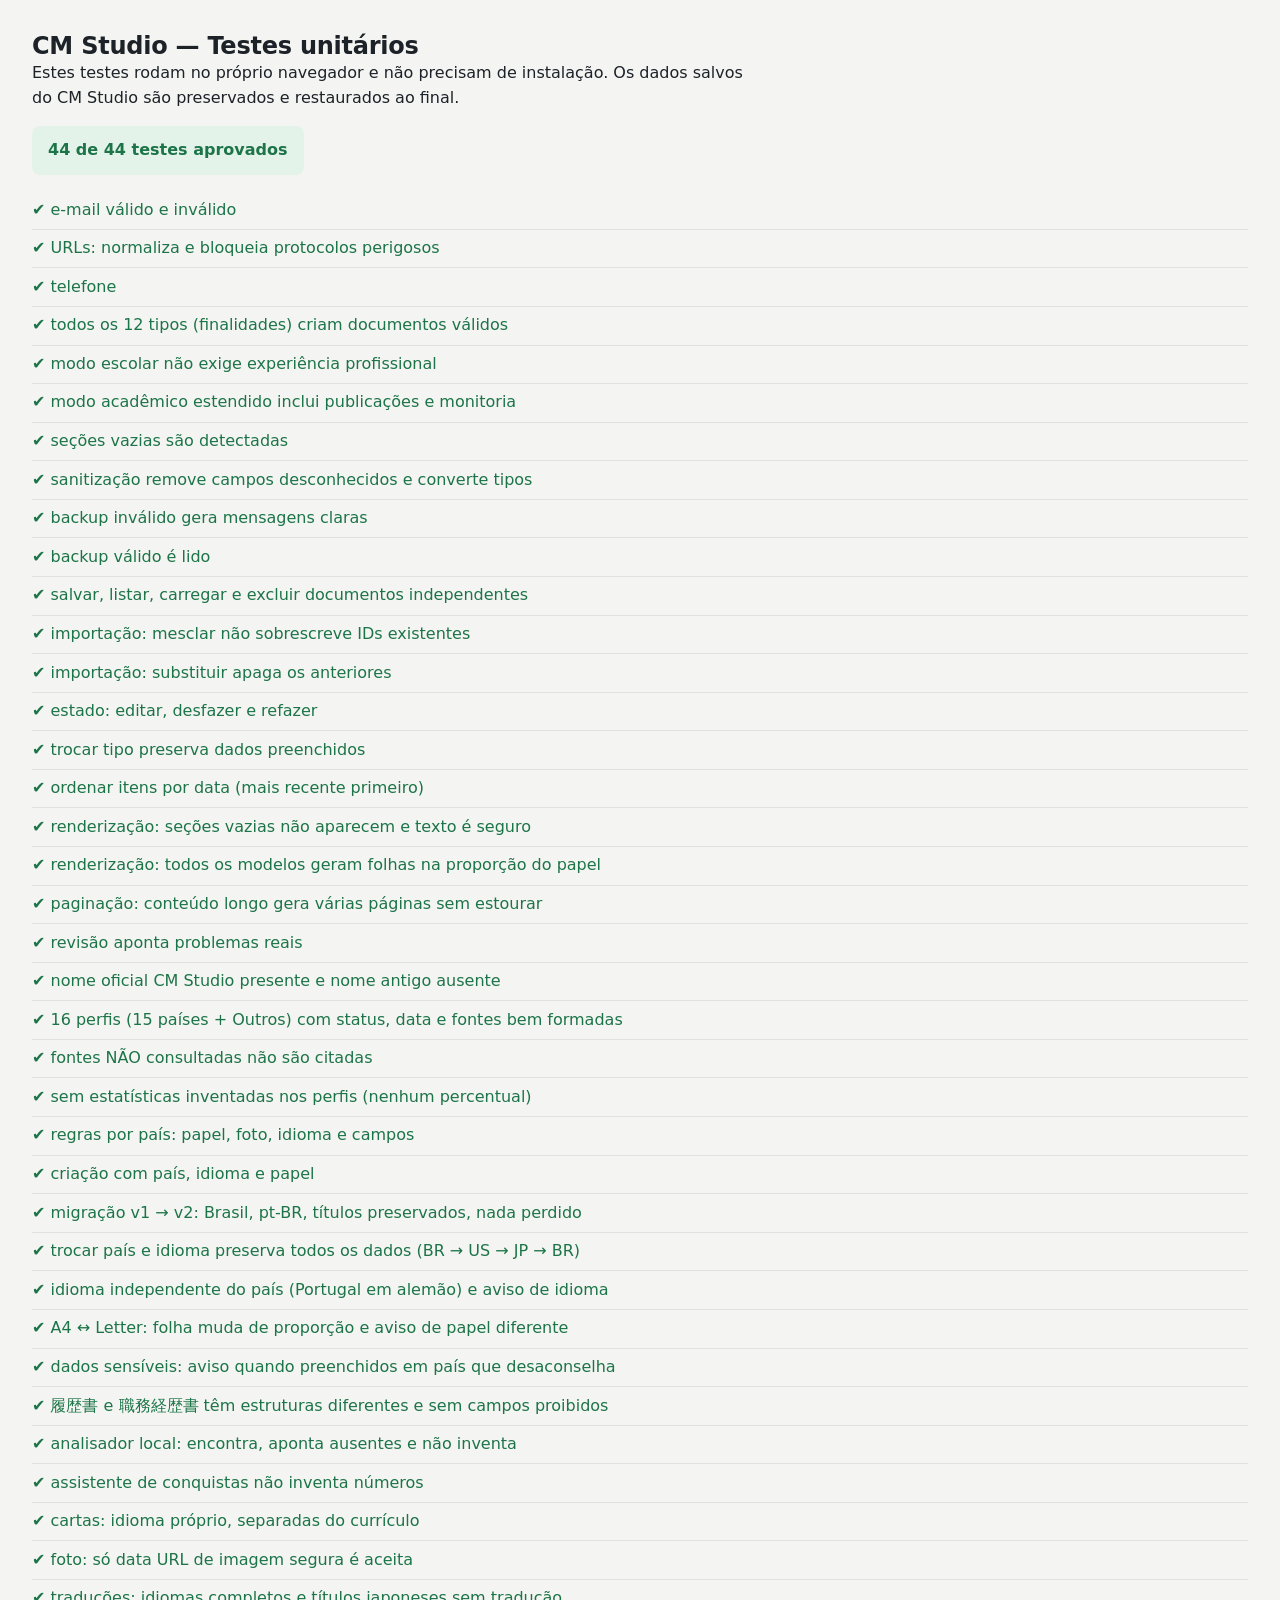
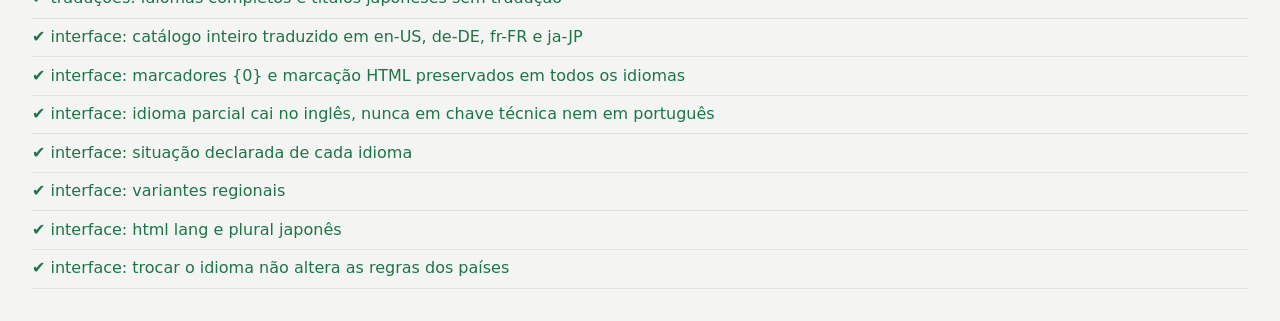
<file: tests/unit-tests.html>
<!DOCTYPE html>
<html lang="pt-BR">
<head>
  <meta charset="utf-8">
  <meta name="viewport" content="width=device-width, initial-scale=1">
  <title>CM Studio — Testes unitários</title>
  <link rel="stylesheet" href="../css/templates.css">
  <link rel="stylesheet" href="../css/templates-intl.css">
  <link rel="stylesheet" href="../css/countries.css">
  <link rel="stylesheet" href="../css/base.css">
  <style>
    body { font-family: system-ui, sans-serif; margin: 2rem; color: #1c2228; background: #f4f5f2; }
    h1 { font-size: 1.5rem; }
    #summary { font-weight: 700; padding: .75rem 1rem; border-radius: 8px; display: inline-block; margin: 1rem 0; }
    #summary.ok { background: #e4f3ea; color: #1d7448; }
    #summary.fail { background: #fdecea; color: #b42318; }
    ul { list-style: none; padding: 0; }
    li { padding: .4rem 0; border-bottom: 1px solid #e0e3dd; }
    li.ok { color: #1d7448; }
    li.fail { color: #b42318; font-weight: 600; }
    p { max-width: 70ch; }
  </style>
</head>
<body>
  <h1>CM Studio — Testes unitários</h1>
  <p>Estes testes rodam no próprio navegador e não precisam de instalação. Os dados salvos do CM Studio são preservados e restaurados ao final.</p>
  <div id="summary">Executando…</div>
  <ul id="results"></ul>
  <div id="toast-region" hidden></div>

  <script src="../js/utils.js"></script>
  <script src="../js/i18n/ui-core.js"></script>
  <script src="../js/i18n/ui/en-US.js"></script>
  <script src="../js/i18n/ui/de-DE.js"></script>
  <script src="../js/i18n/ui/fr-FR.js"></script>
  <script src="../js/i18n/ui/ja-JP.js"></script>
  <script src="../js/i18n/ui/es-ES.js"></script>
  <script src="../js/i18n/ui/it-IT.js"></script>
  <script src="../js/i18n/ui/nl-NL.js"></script>
  <script src="../js/i18n/ui/variants.js"></script>
  <script src="../js/i18n/registry.js"></script>
  <script src="../js/i18n/pt-BR.js"></script>
  <script src="../js/i18n/en-US.js"></script>
  <script src="../js/i18n/en-GB.js"></script>
  <script src="../js/i18n/en-variants.js"></script>
  <script src="../js/i18n/pt-PT.js"></script>
  <script src="../js/i18n/de-DE.js"></script>
  <script src="../js/i18n/fr-FR.js"></script>
  <script src="../js/i18n/es-ES.js"></script>
  <script src="../js/i18n/it-IT.js"></script>
  <script src="../js/i18n/nl-NL.js"></script>
  <script src="../js/i18n/ja-JP.js"></script>
  <script src="../js/localization.js"></script>
  <script src="../js/catalog.js"></script>
  <script src="../js/countries/registry.js"></script>
  <script src="../js/countries/br.js"></script>
  <script src="../js/countries/us.js"></script>
  <script src="../js/countries/uk.js"></script>
  <script src="../js/countries/ca.js"></script>
  <script src="../js/countries/au.js"></script>
  <script src="../js/countries/de.js"></script>
  <script src="../js/countries/fr.js"></script>
  <script src="../js/countries/pt.js"></script>
  <script src="../js/countries/es.js"></script>
  <script src="../js/countries/it.js"></script>
  <script src="../js/countries/jp.js"></script>
  <script src="../js/countries/ie.js"></script>
  <script src="../js/countries/nl.js"></script>
  <script src="../js/countries/nz.js"></script>
  <script src="../js/countries/ch.js"></script>
  <script src="../js/countries/other.js"></script>
  <script src="../js/templates.js"></script>
  <script src="../js/country-rules.js"></script>
  <script src="../js/validation.js"></script>
  <script src="../js/storage.js"></script>
  <script src="../js/state.js"></script>
  <script src="../js/renderers/jp-rirekisho.js"></script>
  <script src="../js/renderers/jp-shokumu.js"></script>
  <script src="../js/preview.js"></script>
  <script src="../js/samples.js"></script>
  <script src="../js/suggestions.js"></script>
  <script src="../js/ui.js"></script>
  <script src="../js/flags.js"></script>
  <script src="../js/export-import.js"></script>
  <script src="../js/print.js"></script>
  <script src="../js/writing-assistant.js"></script>
  <script src="../js/job-analyzer.js"></script>
  <script src="../js/letters.js"></script>
  <script src="../docs/i18n/messages.js"></script>
  <script src="unit-tests.js"></script>
</body>
</html>
</file>
<file: css/tokens.css>
/* ==========================================================================
   CM Studio — tokens.css
   Variáveis de design (cores, tipografia, espaçamentos, sombras) para os
   temas claro e escuro da INTERFACE. Os currículos têm estilos próprios
   (templates.css) e são sempre brancos.
   ========================================================================== */
:root {
  /* Tipografia */
  --font-ui: "Inter", "Segoe UI Variable", "Segoe UI", system-ui, -apple-system, "Helvetica Neue", Roboto, Arial, sans-serif;
  --font-display: "Inter Tight", "Segoe UI Variable Display", "Segoe UI", system-ui, -apple-system, "Helvetica Neue", Arial, sans-serif;
  --font-mono: ui-monospace, "SFMono-Regular", Consolas, "Liberation Mono", monospace;

  --fs-xs: 0.75rem;
  --fs-sm: 0.875rem;
  --fs-md: 1rem;
  --fs-lg: 1.125rem;
  --fs-xl: 1.375rem;
  --fs-2xl: 1.75rem;
  --fs-3xl: clamp(2rem, 1.4rem + 2.6vw, 3.25rem);

  /* Espaçamentos (escala de 4 px) */
  --sp-1: 0.25rem;
  --sp-2: 0.5rem;
  --sp-3: 0.75rem;
  --sp-4: 1rem;
  --sp-5: 1.25rem;
  --sp-6: 1.5rem;
  --sp-8: 2rem;
  --sp-10: 2.5rem;
  --sp-12: 3rem;
  --sp-16: 4rem;

  /* Raios */
  --r-sm: 6px;
  --r-md: 10px;
  --r-lg: 14px;
  --r-pill: 999px;

  /* Movimento */
  --ease: cubic-bezier(0.2, 0.7, 0.2, 1);
  --t-fast: 120ms;
  --t-med: 200ms;

  /* Medidas */
  --header-h: 60px;
  --container: 1160px;
  --tap: 44px;

  /* Tema claro */
  --bg: #f4f5f2;
  --bg-sunken: #e9ebe6;
  --surface: #ffffff;
  --surface-2: #f8f9f7;
  --surface-3: #f0f2ef;
  --border: #e0e3dd;
  --border-strong: #c9cec6;
  --text: #1c2228;
  --text-2: #4a535c;
  --text-3: #66707a;
  --accent: #0f6b6f;
  --accent-hover: #0b5a5d;
  --accent-soft: #e2efee;
  --accent-text: #0b5c60;
  --on-accent: #ffffff;
  --danger: #b42318;
  --danger-hover: #951c13;
  --danger-soft: #fdecea;
  --warn: #8a5a00;
  --warn-soft: #fbf1db;
  --ok: #1d7448;
  --ok-soft: #e4f3ea;
  --focus: #0f6b6f;
  --focus-ring: 0 0 0 3px rgba(15, 107, 111, 0.28);
  --shadow-sm: 0 1px 2px rgba(20, 28, 36, 0.06);
  --shadow-md: 0 2px 6px rgba(20, 28, 36, 0.05), 0 8px 24px rgba(20, 28, 36, 0.07);
  --shadow-lg: 0 12px 40px rgba(20, 28, 36, 0.16);
  --shadow-page: 0 1px 3px rgba(20, 28, 36, 0.12), 0 10px 30px rgba(20, 28, 36, 0.10);
  --preview-bg: #e3e6e1;
  --backdrop: rgba(18, 24, 30, 0.45);

  color-scheme: light;
}

[data-theme="dark"] {
  --bg: #121518;
  --bg-sunken: #0d1012;
  --surface: #1a1e22;
  --surface-2: #1f2428;
  --surface-3: #262c31;
  --border: #2d3439;
  --border-strong: #3c444b;
  --text: #e6e9ec;
  --text-2: #b3bbc3;
  --text-3: #8d97a0;
  --accent: #52b5b6;
  --accent-hover: #6fc6c7;
  --accent-soft: #173638;
  --accent-text: #7fd2d3;
  --on-accent: #0b1d1e;
  --danger: #f0786c;
  --danger-hover: #f4958b;
  --danger-soft: #3a1f1c;
  --warn: #e7b955;
  --warn-soft: #362c16;
  --ok: #6cc795;
  --ok-soft: #173326;
  --focus: #6fc6c7;
  --focus-ring: 0 0 0 3px rgba(82, 181, 182, 0.35);
  --shadow-sm: 0 1px 2px rgba(0, 0, 0, 0.4);
  --shadow-md: 0 2px 8px rgba(0, 0, 0, 0.35), 0 8px 24px rgba(0, 0, 0, 0.3);
  --shadow-lg: 0 12px 40px rgba(0, 0, 0, 0.55);
  --shadow-page: 0 1px 3px rgba(0, 0, 0, 0.5), 0 10px 30px rgba(0, 0, 0, 0.45);
  --preview-bg: #0e1113;
  --backdrop: rgba(0, 0, 0, 0.6);

  color-scheme: dark;
}
</file>
<file: css/base.css>
/* ==========================================================================
   CM Studio — base.css
   Normalização, tipografia base, foco visível e utilitários.
   ========================================================================== */
*,
*::before,
*::after { box-sizing: border-box; }

html {
  -webkit-text-size-adjust: 100%;
  text-size-adjust: 100%;
  scroll-padding-top: calc(var(--header-h) + 12px);
}

body {
  margin: 0;
  min-height: 100vh;
  font-family: var(--font-ui);
  font-size: var(--fs-md);
  line-height: 1.55;
  color: var(--text);
  background: var(--bg);
  -webkit-font-smoothing: antialiased;
  -moz-osx-font-smoothing: grayscale;
}

h1, h2, h3, h4 { margin: 0; line-height: 1.2; font-family: var(--font-display); letter-spacing: -0.01em; color: var(--text); }
p { margin: 0; }
ul, ol { margin: 0; }
img, svg { display: block; max-width: 100%; }
button, input, select, textarea { font: inherit; color: inherit; }
button { cursor: pointer; }
button:disabled { cursor: not-allowed; }
a { color: var(--accent-text); text-underline-offset: 2px; }
a:hover { color: var(--accent-hover); }
kbd {
  font-family: var(--font-mono);
  font-size: 0.85em;
  padding: 0.1em 0.45em;
  border: 1px solid var(--border-strong);
  border-bottom-width: 2px;
  border-radius: 4px;
  background: var(--surface-2);
}
[hidden] { display: none !important; }

/* Foco visível e consistente */
:focus { outline: none; }
:focus-visible {
  outline: 2px solid var(--focus);
  outline-offset: 2px;
  box-shadow: var(--focus-ring);
}
input:focus-visible, textarea:focus-visible, select:focus-visible { outline-offset: 0; }
[tabindex="-1"]:focus-visible { outline: none; box-shadow: none; }

/* Ícones do sprite */
.sprite { position: absolute; width: 0; height: 0; overflow: hidden; }
.icon {
  width: 1.15em;
  height: 1.15em;
  flex: 0 0 auto;
  fill: none;
  stroke: currentColor;
  stroke-width: 1.8;
  stroke-linecap: round;
  stroke-linejoin: round;
  vertical-align: middle;
}
.icon-xl { width: 40px; height: 40px; stroke-width: 1.5; }

/* Acessibilidade */
.sr-only {
  position: absolute !important;
  width: 1px; height: 1px;
  padding: 0; margin: -1px;
  overflow: hidden; clip: rect(0, 0, 0, 0);
  white-space: nowrap; border: 0;
}
.skip-link {
  position: absolute;
  left: var(--sp-4);
  top: -100px;
  z-index: 1000;
  padding: var(--sp-3) var(--sp-4);
  background: var(--accent);
  color: var(--on-accent);
  border-radius: var(--r-md);
  font-weight: 600;
  text-decoration: none;
}
.skip-link:focus { top: var(--sp-3); color: var(--on-accent); }

.muted { color: var(--text-2); }
.small { font-size: var(--fs-sm); }
.optional { font-weight: 400; color: var(--text-3); font-size: var(--fs-sm); }

.noscript {
  position: fixed; inset: auto 0 0 0;
  padding: var(--sp-4);
  background: #b42318; color: #fff; text-align: center; font-weight: 600;
}

/* Contêiner de medição usado pela paginação (fora da tela) */
.measure-host {
  position: absolute;
  left: -20000px;
  top: 0;
  visibility: hidden;
  pointer-events: none;
  width: auto; /* o tamanho vem do papel do documento (.paper-a4 / .paper-letter) */
}

@media (prefers-reduced-motion: reduce) {
  *, *::before, *::after {
    animation-duration: 0.01ms !important;
    animation-iteration-count: 1 !important;
    transition-duration: 0.01ms !important;
    scroll-behavior: auto !important;
  }
}
</file>
<file: css/layout.css>
/* ==========================================================================
   CM Studio — layout.css
   Estrutura geral: cabeçalho, navegação, contêineres, rodapé e telas.
   ========================================================================== */
#app { min-height: 100vh; display: flex; flex-direction: column; }
main { flex: 1; outline: none; }

.container {
  width: 100%;
  max-width: var(--container);
  margin: 0 auto;
  padding: 0 var(--sp-6);
}
.container.narrow { max-width: 860px; }

/* ---------------- Cabeçalho ---------------- */
.app-header {
  position: sticky;
  top: 0;
  z-index: 50;
  height: var(--header-h);
  background: color-mix(in srgb, var(--surface) 88%, transparent);
  -webkit-backdrop-filter: saturate(1.4) blur(10px);
  backdrop-filter: saturate(1.4) blur(10px);
  border-bottom: 1px solid var(--border);
}
@supports not (background: color-mix(in srgb, red 50%, blue)) {
  .app-header { background: var(--surface); }
}
.app-header-inner {
  height: 100%;
  max-width: 1440px;
  margin: 0 auto;
  padding: 0 var(--sp-5);
  display: flex;
  align-items: center;
  gap: var(--sp-4);
}

.brand {
  display: inline-flex;
  align-items: center;
  gap: var(--sp-3);
  text-decoration: none;
  color: var(--text);
  border-radius: var(--r-sm);
  flex: 0 0 auto;
}
.brand:hover { color: var(--text); }
.brand-mark { width: 32px; height: 32px; }
.brand-bg { fill: var(--accent); }
.brand-page { fill: #ffffff; }
[data-theme="dark"] .brand-page { fill: #eef6f6; }
.brand-fold { fill: none; stroke: var(--accent); stroke-width: 1.6; stroke-linejoin: round; opacity: 0.5; }
.brand-line { fill: none; stroke: #9fb4b5; stroke-width: 2; stroke-linecap: round; }
.brand-line-accent { fill: none; stroke: var(--accent); stroke-width: 2.4; stroke-linecap: round; }
.brand-name { font-family: var(--font-display); font-weight: 750; font-size: 1.12rem; letter-spacing: -0.02em; }
.brand-name span { font-weight: 450; color: var(--text-2); }

.main-nav { margin-left: auto; }
.main-nav ul { list-style: none; display: flex; gap: var(--sp-1); padding: 0; }
.main-nav a {
  display: inline-flex;
  align-items: center;
  gap: var(--sp-2);
  min-height: 38px;
  padding: 0 var(--sp-3);
  border-radius: var(--r-md);
  color: var(--text-2);
  text-decoration: none;
  font-weight: 550;
  font-size: var(--fs-sm);
  transition: background var(--t-fast) var(--ease), color var(--t-fast) var(--ease);
}
.main-nav a .icon { width: 1.05em; height: 1.05em; opacity: 0.8; }
.main-nav a:hover { background: var(--surface-3); color: var(--text); }
.main-nav a[aria-current="page"] { color: var(--accent-text); background: var(--accent-soft); }
.app-header .nav-toggle { display: none; margin-left: auto; }

/* Seletor do idioma da interface */
.ui-lang { position: relative; display: inline-flex; align-items: center; flex: 0 1 auto; min-width: 0; }
.ui-lang .icon { position: absolute; left: 10px; width: 1em; height: 1em; color: var(--text-2); pointer-events: none; }
.ui-lang-select {
  appearance: none; -webkit-appearance: none;
  min-height: 38px; max-width: 13.5rem; padding: 0 28px 0 30px;
  border: 1px solid var(--border); border-radius: var(--r-md);
  background: var(--surface) url("data:image/svg+xml,%3Csvg xmlns='http://www.w3.org/2000/svg' width='10' height='6'%3E%3Cpath d='M1 1l4 4 4-4' fill='none' stroke='%23778' stroke-width='1.5'/%3E%3C/svg%3E") no-repeat right 10px center;
  color: var(--text); font: inherit; font-size: var(--fs-sm); text-overflow: ellipsis; white-space: nowrap; overflow: hidden; cursor: pointer;
}
.ui-lang-select:hover { border-color: var(--border-strong, var(--text-2)); }
.ui-lang-select:focus-visible { outline: 2px solid var(--accent); outline-offset: 2px; }

.theme-toggle .icon-moon { display: none; }
[data-theme="dark"] .theme-toggle .icon-sun { display: none; }
[data-theme="dark"] .theme-toggle .icon-moon { display: block; }

/* ---------------- Faixas de aviso ---------------- */
.banner {
  display: flex;
  gap: var(--sp-3);
  align-items: flex-start;
  padding: var(--sp-3) var(--sp-6);
  font-size: var(--fs-sm);
  border-bottom: 1px solid var(--border);
}
.banner--warn { background: var(--warn-soft); color: var(--text); }
.banner--warn .icon { color: var(--warn); margin-top: 2px; }

/* ---------------- Telas ---------------- */
.view { padding-bottom: var(--sp-16); }
.page-head { padding: var(--sp-10) 0 var(--sp-6); }
.page-head--row { display: flex; align-items: flex-end; justify-content: space-between; gap: var(--sp-6); flex-wrap: wrap; }
.page-title { font-size: var(--fs-2xl); font-weight: 750; }
.page-sub { margin-top: var(--sp-2); color: var(--text-2); max-width: 62ch; }
.page-actions { display: flex; gap: var(--sp-2); flex-wrap: wrap; }

/* ---------------- Rodapé ---------------- */
.app-footer {
  border-top: 1px solid var(--border);
  background: var(--surface);
  padding: var(--sp-6) 0;
  font-size: var(--fs-sm);
  color: var(--text-2);
}
.footer-inner { display: flex; justify-content: space-between; gap: var(--sp-4); flex-wrap: wrap; }
.footer-meta a { color: var(--accent-text); }

/* No editor, a página ocupa a altura da janela, sem rodapé */
body.is-editor .app-footer { display: none; }
body.is-editor .view-editor { padding-bottom: 0; }
</file>
<file: css/components.css>
/* ==========================================================================
   CM Studio — components.css
   Botões, campos, seletores, selos, avisos, diálogos, listas e cartões.
   ========================================================================== */

/* ---------------- Botões ---------------- */
.btn {
  display: inline-flex;
  align-items: center;
  justify-content: center;
  gap: var(--sp-2);
  min-height: 40px;
  padding: 0 var(--sp-4);
  border: 1px solid transparent;
  border-radius: var(--r-md);
  font-weight: 600;
  font-size: var(--fs-sm);
  line-height: 1;
  text-decoration: none;
  white-space: nowrap;
  transition: background var(--t-fast) var(--ease), border-color var(--t-fast) var(--ease), color var(--t-fast) var(--ease), transform var(--t-fast) var(--ease);
}
.btn:active:not(:disabled) { transform: translateY(1px); }
.btn:disabled { opacity: 0.55; }
.btn--lg { min-height: 48px; padding: 0 var(--sp-6); font-size: var(--fs-md); }
.btn--sm { min-height: 34px; padding: 0 var(--sp-3); font-size: var(--fs-sm); }
.btn--block { width: 100%; }
.btn--primary { background: var(--accent); color: var(--on-accent); }
.btn--primary:hover:not(:disabled) { background: var(--accent-hover); color: var(--on-accent); }
.btn--secondary { background: var(--surface); color: var(--text); border-color: var(--border-strong); }
.btn--secondary:hover:not(:disabled) { background: var(--surface-3); color: var(--text); }
.btn--ghost { background: transparent; color: var(--text-2); }
.btn--ghost:hover:not(:disabled) { background: var(--surface-3); color: var(--text); }
.btn--danger { background: var(--danger); color: #fff; }
[data-theme="dark"] .btn--danger { color: #1a0d0b; }
.btn--danger:hover:not(:disabled) { background: var(--danger-hover); color: #fff; }
[data-theme="dark"] .btn--danger:hover:not(:disabled) { color: #1a0d0b; }

.btn-icon {
  display: inline-flex;
  align-items: center;
  justify-content: center;
  width: 38px;
  height: 38px;
  flex: 0 0 auto;
  border: 1px solid transparent;
  border-radius: var(--r-md);
  background: transparent;
  color: var(--text-2);
  text-decoration: none;
  transition: background var(--t-fast) var(--ease), color var(--t-fast) var(--ease);
}
.btn-icon:hover:not(:disabled) { background: var(--surface-3); color: var(--text); }
.btn-icon:disabled { opacity: 0.35; }
.btn-icon--sm { width: 32px; height: 32px; }
.btn-icon--danger:hover:not(:disabled) { background: var(--danger-soft); color: var(--danger); }
.btn-icon[aria-pressed="true"] { color: var(--warn); }

.link-btn {
  border: 0;
  background: none;
  padding: 2px 4px;
  margin: -2px -4px;
  color: var(--accent-text);
  font-weight: 600;
  font-size: var(--fs-sm);
  border-radius: 4px;
  text-decoration: underline;
  text-decoration-color: transparent;
  text-underline-offset: 3px;
}
.link-btn:hover { text-decoration-color: currentColor; }
.link-arrow { font-weight: 600; font-size: var(--fs-sm); text-decoration: none; }
.link-arrow::after { content: " →"; }
.link-arrow:hover { text-decoration: underline; }

.count-pill {
  display: inline-flex; align-items: center; justify-content: center;
  min-width: 22px; height: 22px; padding: 0 6px;
  border-radius: var(--r-pill);
  background: var(--accent-soft); color: var(--accent-text);
  font-size: var(--fs-xs); font-weight: 700;
}

/* ---------------- Campos ---------------- */
.form-grid {
  display: grid;
  grid-template-columns: repeat(6, minmax(0, 1fr));
  gap: var(--sp-3) var(--sp-4);
}
.field { display: flex; flex-direction: column; gap: 6px; min-width: 0; }
.field--full { grid-column: span 6; }
.field--half { grid-column: span 3; }
.field--third { grid-column: span 2; }
.field--check { grid-column: span 6; }
.label-row { display: flex; align-items: baseline; justify-content: space-between; gap: var(--sp-2); }
.label { font-size: var(--fs-sm); font-weight: 600; color: var(--text); }
.label-inline { font-size: var(--fs-sm); color: var(--text-2); white-space: nowrap; }
.input {
  width: 100%;
  min-height: var(--tap);
  padding: 10px 12px;
  border: 1px solid var(--border-strong);
  border-radius: var(--r-md);
  background: var(--surface);
  color: var(--text);
  font-size: var(--fs-md);
  line-height: 1.4;
  transition: border-color var(--t-fast) var(--ease), box-shadow var(--t-fast) var(--ease);
}
.input::placeholder { color: var(--text-3); opacity: 0.85; }
.input:hover:not(:disabled) { border-color: var(--text-3); }
.input:focus { border-color: var(--focus); box-shadow: var(--focus-ring); outline: none; }
.input:disabled { background: var(--surface-3); color: var(--text-3); }
.input[aria-invalid="true"] { border-color: var(--danger); }
.textarea { resize: vertical; min-height: 84px; }
.select {
  appearance: none;
  -webkit-appearance: none;
  padding-right: 36px;
  background-image: linear-gradient(45deg, transparent 50%, currentColor 50%), linear-gradient(135deg, currentColor 50%, transparent 50%);
  background-position: calc(100% - 18px) 50%, calc(100% - 13px) 50%;
  background-size: 5px 5px, 5px 5px;
  background-repeat: no-repeat;
}
.field-hint { font-size: var(--fs-xs); color: var(--text-3); }
.field-error { font-size: var(--fs-xs); color: var(--danger); font-weight: 600; min-height: 0; }
.field-error:empty { display: none; }
.field-error:not(:empty)::before { content: "⚠ "; }

.check {
  display: flex;
  align-items: flex-start;
  gap: var(--sp-3);
  min-height: 36px;
  padding: 6px 0;
  font-size: var(--fs-sm);
  cursor: pointer;
}
.check input { width: 18px; height: 18px; margin: 1px 0 0; accent-color: var(--accent); flex: 0 0 auto; cursor: pointer; }

.fieldset { border: 1px solid var(--border); border-radius: var(--r-md); padding: var(--sp-3) var(--sp-4) var(--sp-4); margin: var(--sp-4) 0 0; }
.fieldset legend { font-weight: 650; font-size: var(--fs-sm); padding: 0 var(--sp-2); }
.fieldset-plain { border: 0; padding: 0; margin: 0 0 var(--sp-8); min-width: 0; }

/* Controle segmentado (rádios) */
.segmented {
  display: inline-flex;
  flex-wrap: wrap;
  padding: 3px;
  gap: 2px;
  border-radius: var(--r-md);
  background: var(--surface-3);
  border: 1px solid var(--border);
}
.segmented input { position: absolute; opacity: 0; pointer-events: none; }
.segmented label {
  padding: 7px 14px;
  min-height: 36px;
  display: inline-flex;
  align-items: center;
  border-radius: 8px;
  font-size: var(--fs-sm);
  font-weight: 600;
  color: var(--text-2);
  cursor: pointer;
  transition: background var(--t-fast) var(--ease), color var(--t-fast) var(--ease);
}
.segmented input:checked + label { background: var(--surface); color: var(--text); box-shadow: var(--shadow-sm); }
.segmented input:focus-visible + label { outline: 2px solid var(--focus); outline-offset: 1px; }

/* ---------------- Selos e avisos ---------------- */
.badge {
  display: inline-flex;
  align-items: center;
  gap: 4px;
  padding: 2px 8px;
  border-radius: var(--r-pill);
  font-size: 0.7rem;
  font-weight: 700;
  letter-spacing: 0.02em;
  line-height: 1.5;
  white-space: nowrap;
  vertical-align: middle;
}
.badge--muted { background: var(--surface-3); color: var(--text-2); }
.badge--warn { background: var(--warn-soft); color: var(--warn); }
.badge--accent { background: var(--accent-soft); color: var(--accent-text); margin-left: 6px; }

.callout {
  display: flex;
  gap: var(--sp-3);
  align-items: flex-start;
  padding: var(--sp-3) var(--sp-4);
  border-radius: var(--r-md);
  font-size: var(--fs-sm);
  margin: 0 0 var(--sp-4);
  border: 1px solid transparent;
}
.callout .icon { margin-top: 2px; }
.callout p + p { margin-top: 4px; }
.callout--info { background: var(--accent-soft); border-color: color-mix(in srgb, var(--accent) 20%, transparent); }
.callout--info .icon { color: var(--accent-text); }
.callout--warn { background: var(--warn-soft); border-color: color-mix(in srgb, var(--warn) 22%, transparent); }
.callout--warn .icon { color: var(--warn); }
.callout--ok { background: var(--ok-soft); }
.callout--ok .icon { color: var(--ok); }

/* ---------------- Toasts ---------------- */
.toast-region {
  position: fixed;
  right: var(--sp-5);
  bottom: var(--sp-5);
  z-index: 2000;
  display: flex;
  flex-direction: column;
  gap: var(--sp-2);
  width: min(420px, calc(100vw - 32px));
  pointer-events: none;
}
.toast {
  pointer-events: auto;
  display: flex;
  align-items: center;
  gap: var(--sp-3);
  padding: var(--sp-3) var(--sp-3) var(--sp-3) var(--sp-4);
  border-radius: var(--r-md);
  background: var(--text);
  color: var(--surface);
  box-shadow: var(--shadow-lg);
  font-size: var(--fs-sm);
  animation: toast-in var(--t-med) var(--ease);
  border-left: 4px solid var(--accent);
  flex-wrap: wrap;           /* rótulos longos (de, fr, ja) vão para a linha de baixo */
}
.toast--success { border-left-color: #3fb37a; }
.toast--error { border-left-color: #f06a5d; }
.toast--warning { border-left-color: #e5ae3a; }
.toast .icon { width: 18px; height: 18px; }
.toast-msg { flex: 1 1 12rem; min-width: 0; overflow-wrap: anywhere; }
.toast-action {
  border: 1px solid color-mix(in srgb, var(--surface) 35%, transparent);
  background: transparent;
  color: inherit;
  font-weight: 700;
  font-size: var(--fs-xs);
  padding: 6px 10px;
  border-radius: 8px;
  white-space: normal;
  max-width: 100%;
  text-align: start;
}
.toast-action:hover { background: color-mix(in srgb, var(--surface) 14%, transparent); }
.toast-close { color: inherit; width: 32px; height: 32px; opacity: 0.75; }
.toast-close:hover:not(:disabled) { background: color-mix(in srgb, var(--surface) 14%, transparent); color: inherit; opacity: 1; }
.toast.is-leaving { opacity: 0; transform: translateY(6px); transition: opacity var(--t-med), transform var(--t-med); }
@keyframes toast-in { from { opacity: 0; transform: translateY(8px); } to { opacity: 1; transform: none; } }

/* ---------------- Diálogos ---------------- */
.dialog {
  width: min(520px, calc(100vw - 24px));
  max-height: calc(100vh - 40px);
  padding: 0;
  border: 1px solid var(--border);
  border-radius: var(--r-lg);
  background: var(--surface);
  color: var(--text);
  box-shadow: var(--shadow-lg);
}
.dialog--lg { width: min(760px, calc(100vw - 24px)); }
.dialog::backdrop { background: var(--backdrop); }
.dialog[open] { animation: dialog-in var(--t-med) var(--ease); }
@keyframes dialog-in { from { opacity: 0; transform: translateY(8px) scale(0.99); } to { opacity: 1; transform: none; } }
.dialog-form { display: flex; flex-direction: column; max-height: calc(100vh - 42px); }
.dialog-header { display: flex; align-items: center; justify-content: space-between; gap: var(--sp-3); padding: var(--sp-5) var(--sp-5) var(--sp-3) var(--sp-6); }
.dialog-title { font-size: var(--fs-lg); font-weight: 700; }
.dialog-body { padding: 0 var(--sp-6) var(--sp-4); overflow: auto; }
.dialog-desc { color: var(--text-2); margin-bottom: var(--sp-4); }
.dialog-body > p + p, .dialog-body > p + ol { margin-top: var(--sp-3); }
.dialog-footer { display: flex; justify-content: flex-end; gap: var(--sp-2); padding: var(--sp-4) var(--sp-6) var(--sp-5); border-top: 1px solid var(--border); flex-wrap: wrap; }

/* Opções de tipo (rádio com descrição) */
.type-radio-list { display: grid; grid-template-columns: 1fr 1fr; gap: var(--sp-2); margin: var(--sp-3) 0; }
.type-radio {
  display: flex;
  gap: var(--sp-3);
  align-items: flex-start;
  padding: var(--sp-3);
  border: 1px solid var(--border);
  border-radius: var(--r-md);
  cursor: pointer;
  font-size: var(--fs-sm);
  transition: border-color var(--t-fast), background var(--t-fast);
}
.type-radio:hover { border-color: var(--border-strong); background: var(--surface-2); }
.type-radio input { margin-top: 3px; accent-color: var(--accent); width: 16px; height: 16px; flex: 0 0 auto; }
.type-radio:has(input:checked) { border-color: var(--accent); background: var(--accent-soft); }
.type-radio-text { display: flex; flex-direction: column; gap: 2px; }
.type-radio-text span { color: var(--text-2); font-size: var(--fs-xs); }
.fieldset .type-radio + .type-radio { margin-top: var(--sp-2); }

/* Diálogo "Adicionar seção" */
.kind-group + .kind-group { margin-top: var(--sp-5); }
.kind-group-title { font-size: var(--fs-xs); text-transform: uppercase; letter-spacing: 0.08em; color: var(--text-3); margin-bottom: var(--sp-2); font-family: var(--font-ui); }
.kind-grid { display: grid; grid-template-columns: repeat(auto-fill, minmax(200px, 1fr)); gap: var(--sp-2); }
.kind-option {
  display: flex;
  align-items: center;
  gap: var(--sp-3);
  min-height: 48px;
  padding: var(--sp-2) var(--sp-3);
  border: 1px solid var(--border);
  border-radius: var(--r-md);
  background: var(--surface);
  text-align: left;
  font-size: var(--fs-sm);
  font-weight: 600;
  transition: border-color var(--t-fast), background var(--t-fast);
}
.kind-option:hover { border-color: var(--accent); background: var(--accent-soft); }
.kind-icon { display: inline-flex; color: var(--accent-text); }
.kind-title { flex: 1; }

/* Sugestões */
.suggest-list { list-style: none; padding: 0; display: flex; flex-direction: column; gap: var(--sp-3); }
.suggest-item { border: 1px solid var(--border); border-radius: var(--r-md); padding: var(--sp-3) var(--sp-4); background: var(--surface-2); }
.suggest-text { white-space: pre-line; font-size: var(--fs-sm); }
.suggest-actions { margin-top: var(--sp-3); display: flex; justify-content: flex-end; }
.suggest-tags { display: flex; flex-wrap: wrap; gap: var(--sp-2); }
.chip-toggle {
  display: inline-flex;
  align-items: center;
  gap: 6px;
  min-height: 36px;
  padding: 0 12px;
  border-radius: var(--r-pill);
  border: 1px solid var(--border-strong);
  background: var(--surface);
  font-size: var(--fs-sm);
  font-weight: 550;
}
.chip-toggle .icon { width: 15px; height: 15px; }
.chip-toggle:hover { border-color: var(--accent); }
.chip-toggle.is-on { background: var(--accent-soft); border-color: var(--accent); color: var(--accent-text); }

.plain-list { padding-left: 1.2em; display: flex; flex-direction: column; gap: 6px; }
.steps-list { padding-left: 1.3em; display: flex; flex-direction: column; gap: 6px; margin: var(--sp-3) 0; }
.import-list { margin: var(--sp-2) 0 var(--sp-4); font-weight: 600; }

/* ---------------- Opções de modelo ---------------- */
.tpl-options { display: grid; gap: var(--sp-2); }
.tpl-options--compact { grid-template-columns: repeat(auto-fill, minmax(250px, 1fr)); margin-top: var(--sp-2); }
.tpl-option {
  display: flex;
  align-items: center;
  gap: var(--sp-3);
  padding: var(--sp-3);
  border: 1px solid var(--border);
  border-radius: var(--r-md);
  background: var(--surface);
  cursor: pointer;
  transition: border-color var(--t-fast), background var(--t-fast);
}
.tpl-option:hover { border-color: var(--border-strong); }
.tpl-option input { accent-color: var(--accent); width: 16px; height: 16px; flex: 0 0 auto; }
.tpl-option:has(input:checked) { border-color: var(--accent); background: var(--accent-soft); box-shadow: inset 0 0 0 1px var(--accent); }
.tpl-option-text { display: flex; flex-direction: column; gap: 2px; font-size: var(--fs-sm); min-width: 0; }
.tpl-option-text span { color: var(--text-2); font-size: var(--fs-xs); }

/* Miniaturas abstratas de cada modelo (apenas decorativas) */
.tpl-swatch {
  width: 38px; height: 50px; flex: 0 0 auto;
  border-radius: 4px;
  background: #fff;
  border: 1px solid #d5d9d3;
  position: relative;
  overflow: hidden;
  --sw: #0f6b6f;
}
.tpl-swatch::before, .tpl-swatch::after { content: ""; position: absolute; }
.tpl-swatch::before { left: 6px; right: 6px; top: 6px; height: 4px; background: #2a3138; border-radius: 1px; }
.tpl-swatch::after {
  left: 6px; right: 6px; top: 15px; bottom: 6px;
  background: repeating-linear-gradient(#c7ccc5 0 2px, transparent 2px 6px);
}
.tpl-swatch--classic::before { left: 10px; right: 10px; }
.tpl-swatch--minimal::after { left: 15px; }
.tpl-swatch--corporate::before { top: 0; left: 0; right: 0; height: 4px; background: var(--sw); }
.tpl-swatch--modern { background: linear-gradient(90deg, #dfeeee 0 12px, #fff 12px); }
.tpl-swatch--modern::before { left: 16px; }
.tpl-swatch--modern::after { left: 16px; }
.tpl-swatch--academic::after { background: repeating-linear-gradient(#c7ccc5 0 2px, transparent 2px 6px), linear-gradient(90deg, transparent 6px, #fff 6px 9px, transparent 9px); }
.tpl-swatch--school::before { background: var(--sw); width: 18px; right: auto; }
.tpl-swatch--firstJob::before { left: 9px; right: 9px; background: var(--sw); }
.tpl-swatch--ats::before { background: #000; }
.tpl-swatch--ats::after { background: repeating-linear-gradient(#9aa09a 0 2px, transparent 2px 6px); }
.tpl-swatch--academicExtended::before { width: 16px; right: auto; }

/* Cores de destaque */
.swatches { display: flex; flex-wrap: wrap; gap: var(--sp-2); }
.swatch {
  display: inline-flex;
  align-items: center;
  gap: var(--sp-2);
  min-height: 38px;
  padding: 4px 12px 4px 6px;
  border: 1px solid var(--border);
  border-radius: var(--r-pill);
  font-size: var(--fs-sm);
  cursor: pointer;
}
.swatch input { position: absolute; opacity: 0; pointer-events: none; }
.swatch-dot { width: 22px; height: 22px; border-radius: 50%; box-shadow: inset 0 0 0 2px rgba(255, 255, 255, 0.6); }
.swatch:has(input:checked) { border-color: var(--accent); box-shadow: inset 0 0 0 1px var(--accent); font-weight: 650; }
.swatch:has(input:focus-visible) { outline: 2px solid var(--focus); outline-offset: 2px; }
.swatch:has(input:disabled) { opacity: 0.45; cursor: not-allowed; }

/* ---------------- Estados vazios ---------------- */
.empty-state {
  text-align: center;
  padding: var(--sp-12) var(--sp-6);
  display: flex;
  flex-direction: column;
  align-items: center;
  gap: var(--sp-3);
  color: var(--text-2);
  background: var(--surface);
  border: 1px dashed var(--border-strong);
  border-radius: var(--r-lg);
}
.empty-state .icon-xl { color: var(--text-3); }
.empty-state h1, .empty-state h2 { font-size: var(--fs-xl); color: var(--text); }
.empty-state--small { padding: var(--sp-6); }
.empty-actions { display: flex; gap: var(--sp-2); flex-wrap: wrap; justify-content: center; margin-top: var(--sp-2); }
#view-notfound .empty-state { margin-top: var(--sp-12); }

/* ---------------- Biblioteca ---------------- */
.toolbar { display: flex; gap: var(--sp-3); align-items: center; flex-wrap: wrap; margin-bottom: var(--sp-4); }
.search-field { position: relative; flex: 1 1 280px; }
.search-field .icon { position: absolute; left: 12px; top: 50%; transform: translateY(-50%); color: var(--text-3); }
.search-field .input { padding-left: 40px; }
.select-field { display: flex; align-items: center; gap: var(--sp-2); }
.select-field .input { width: auto; min-width: 180px; }

.doc-list { list-style: none; padding: 0; display: flex; flex-direction: column; gap: var(--sp-2); }
.doc-row {
  display: flex;
  align-items: center;
  gap: var(--sp-3);
  padding: var(--sp-2) var(--sp-3) var(--sp-2) var(--sp-2);
  background: var(--surface);
  border: 1px solid var(--border);
  border-radius: var(--r-lg);
  transition: border-color var(--t-fast), box-shadow var(--t-fast);
}
.doc-row:hover { border-color: var(--border-strong); box-shadow: var(--shadow-sm); }
.doc-main {
  flex: 1;
  min-width: 0;
  display: flex;
  align-items: center;
  gap: var(--sp-3);
  padding: var(--sp-2);
  border-radius: var(--r-md);
  color: var(--text);
  text-decoration: none;
}
.doc-main:hover { color: var(--text); }
.doc-main:hover .doc-name-text { text-decoration: underline; text-underline-offset: 3px; }
.doc-icon, .recent-icon, .type-icon {
  display: inline-flex; align-items: center; justify-content: center;
  width: 42px; height: 42px; flex: 0 0 auto;
  border-radius: var(--r-md);
  background: var(--accent-soft);
  color: var(--accent-text);
}
.doc-text { display: flex; flex-direction: column; gap: 4px; min-width: 0; }
.doc-name-text { font-weight: 650; overflow: hidden; text-overflow: ellipsis; white-space: nowrap; }
.doc-meta { display: flex; flex-wrap: wrap; align-items: center; gap: 4px 12px; font-size: var(--fs-xs); color: var(--text-2); }
.doc-meta .badge--accent { margin-left: 0; }
.doc-time { display: inline-flex; align-items: center; gap: 4px; }
.doc-time .icon { width: 13px; height: 13px; }
.doc-actions { display: flex; align-items: center; gap: 2px; flex: 0 0 auto; }
.doc-actions .btn { margin-right: var(--sp-2); }

/* ---------------- Configurações ---------------- */
.settings-card {
  background: var(--surface);
  border: 1px solid var(--border);
  border-radius: var(--r-lg);
  padding: var(--sp-6);
  margin-bottom: var(--sp-4);
  display: flex;
  flex-direction: column;
  gap: var(--sp-3);
}
.settings-title { font-size: var(--fs-lg); font-weight: 700; }
.settings-card .fieldset { margin: 0; border: 0; padding: 0; display: flex; flex-direction: column; gap: var(--sp-2); }
.settings-card .fieldset legend { padding: 0; margin-bottom: var(--sp-2); }
.settings-card .field { max-width: 320px; margin-top: var(--sp-2); }
.data-stats { display: grid; grid-template-columns: repeat(3, 1fr); gap: var(--sp-3); margin: var(--sp-2) 0; }
.data-stats div { background: var(--surface-2); border: 1px solid var(--border); border-radius: var(--r-md); padding: var(--sp-3) var(--sp-4); }
.data-stats dt { font-size: var(--fs-xs); color: var(--text-2); }
.data-stats dd { margin: 2px 0 0; font-weight: 700; font-size: var(--fs-lg); }
.button-row { display: flex; gap: var(--sp-2); flex-wrap: wrap; }
.danger-zone { margin-top: var(--sp-4); padding: var(--sp-4); border: 1px solid color-mix(in srgb, var(--danger) 35%, var(--border)); border-radius: var(--r-md); background: color-mix(in srgb, var(--danger-soft) 55%, transparent); display: flex; flex-direction: column; gap: var(--sp-2); align-items: flex-start; }
.danger-zone h3 { font-size: var(--fs-md); color: var(--danger); font-family: var(--font-ui); }
.danger-zone p { font-size: var(--fs-sm); color: var(--text-2); }
.version-note { text-align: center; color: var(--text-3); font-size: var(--fs-xs); margin-top: var(--sp-6); }

/* ---------------- Ajuda ---------------- */
.help-index { display: flex; flex-wrap: wrap; gap: var(--sp-2); margin-bottom: var(--sp-6); }
.help-index a {
  padding: 6px 14px;
  border-radius: var(--r-pill);
  border: 1px solid var(--border);
  background: var(--surface);
  text-decoration: none;
  font-size: var(--fs-sm);
  font-weight: 600;
  color: var(--text-2);
}
.help-index a:hover { border-color: var(--accent); color: var(--accent-text); }
.help-section {
  background: var(--surface);
  border: 1px solid var(--border);
  border-radius: var(--r-lg);
  padding: var(--sp-6);
  margin-bottom: var(--sp-4);
}
.help-section h2 { font-size: var(--fs-xl); margin-bottom: var(--sp-3); outline: none; }
.help-section > p + p, .help-section > ul + p, .help-section > p + ul, .help-section > ol + p { margin-top: var(--sp-3); }
.help-section details { border-top: 1px solid var(--border); }
.help-section details:last-child { border-bottom: 1px solid var(--border); }
.help-section summary {
  cursor: pointer;
  padding: var(--sp-3) 0;
  font-weight: 650;
  list-style: none;
  display: flex;
  align-items: center;
  gap: var(--sp-2);
  border-radius: 4px;
}
.help-section summary::-webkit-details-marker { display: none; }
.help-section summary::before { content: "+"; display: inline-flex; width: 20px; justify-content: center; color: var(--accent-text); font-weight: 700; }
.help-section details[open] summary::before { content: "–"; }
.help-section details p { padding: 0 0 var(--sp-4) 28px; color: var(--text-2); }
.help-section .callout { margin-top: var(--sp-4); }
.shortcut-table { width: 100%; border-collapse: collapse; font-size: var(--fs-sm); }
.shortcut-table th, .shortcut-table td { text-align: left; padding: var(--sp-2) var(--sp-3); border-bottom: 1px solid var(--border); vertical-align: top; }
.shortcut-table th { color: var(--text-2); font-weight: 650; }
</file>
<file: css/home.css>
/* ==========================================================================
   CM Studio — home.css
   Página inicial, criação guiada e galeria de modelos.
   ========================================================================== */
.hero {
  border-bottom: 1px solid var(--border);
  background:
    radial-gradient(1100px 420px at 85% -10%, color-mix(in srgb, var(--accent) 9%, transparent), transparent 70%),
    var(--bg);
  overflow: hidden;
}
.hero-grid {
  display: grid;
  grid-template-columns: minmax(0, 1.1fr) minmax(0, 0.9fr);
  gap: var(--sp-12);
  align-items: center;
  padding-top: var(--sp-16);
  padding-bottom: var(--sp-16);
}
.eyebrow {
  display: inline-block;
  font-size: var(--fs-xs);
  font-weight: 700;
  letter-spacing: 0.1em;
  text-transform: uppercase;
  color: var(--accent-text);
  margin-bottom: var(--sp-4);
}
.hero-title { font-size: var(--fs-3xl); font-weight: 780; letter-spacing: -0.03em; line-height: 1.05; }
.hero-lead { margin-top: var(--sp-5); font-size: var(--fs-lg); color: var(--text-2); max-width: 54ch; }
.hero-actions { display: flex; flex-wrap: wrap; gap: var(--sp-3); margin-top: var(--sp-8); }
.hero-points { list-style: none; padding: 0; display: flex; flex-wrap: wrap; gap: var(--sp-2) var(--sp-6); margin-top: var(--sp-6); font-size: var(--fs-sm); color: var(--text-2); }
.hero-points li { display: inline-flex; align-items: center; gap: var(--sp-2); }
.hero-points .icon { color: var(--accent-text); }

.hero-visual { position: relative; height: 440px; }
.hero-sheet {
  position: absolute;
  width: 290px;
  border-radius: 4px;
  overflow: hidden;
  background: #fff;
  box-shadow: var(--shadow-page);
}
.hero-sheet--front { right: 12%; top: 0; transform: rotate(1.2deg); z-index: 2; }
.hero-sheet--back { right: 40%; top: 36px; transform: rotate(-4deg); opacity: 0.92; }
.hero-caption { position: absolute; right: 12%; bottom: -6px; font-size: var(--fs-xs); color: var(--text-3); }

.thumb-frame { width: 100%; aspect-ratio: 210 / 297; overflow: hidden; position: relative; background: #fff; }
.thumb-frame .resume-doc { gap: 0; pointer-events: none; }
.thumb-frame .page { box-shadow: none; }

/* ---------------- Seções ---------------- */
.home-section { margin-top: var(--sp-12); }
.section-head { display: flex; align-items: flex-end; justify-content: space-between; gap: var(--sp-4); margin-bottom: var(--sp-5); }
.section-title { font-size: var(--fs-xl); font-weight: 720; }
.section-sub { margin-top: var(--sp-1); color: var(--text-2); font-size: var(--fs-sm); }

.recent-list { list-style: none; padding: 0; display: grid; grid-template-columns: repeat(3, minmax(0, 1fr)); gap: var(--sp-3); }
.recent-list > li, .type-grid > li, .template-gallery > li { min-width: 0; }
.recent-card {
  min-width: 0;
  display: flex;
  align-items: center;
  gap: var(--sp-3);
  padding: var(--sp-3) var(--sp-4) var(--sp-3) var(--sp-3);
  border: 1px solid var(--border);
  border-radius: var(--r-lg);
  background: var(--surface);
  color: var(--text);
  text-decoration: none;
  transition: border-color var(--t-fast), box-shadow var(--t-fast);
}
.recent-card:hover { border-color: var(--accent); color: var(--text); box-shadow: var(--shadow-sm); }
.recent-text { display: flex; flex-direction: column; min-width: 0; flex: 1; }
.recent-text strong { overflow: hidden; text-overflow: ellipsis; white-space: nowrap; }
.recent-text span { font-size: var(--fs-xs); color: var(--text-2); }
.recent-chevron { color: var(--text-3); }

.type-grid { list-style: none; padding: 0; display: grid; grid-template-columns: repeat(auto-fill, minmax(260px, 1fr)); gap: var(--sp-3); }
.type-card {
  display: flex;
  gap: var(--sp-3);
  align-items: flex-start;
  height: 100%;
  padding: var(--sp-4);
  border: 1px solid var(--border);
  border-radius: var(--r-lg);
  background: var(--surface);
  color: var(--text);
  text-decoration: none;
  transition: border-color var(--t-fast), transform var(--t-fast), box-shadow var(--t-fast);
}
.type-card:hover { border-color: var(--accent); color: var(--text); box-shadow: var(--shadow-sm); }
.type-text { display: flex; flex-direction: column; gap: 3px; font-size: var(--fs-sm); }
.type-text strong { font-size: var(--fs-md); }
.type-text span { color: var(--text-2); }

.template-gallery { list-style: none; padding: 0; display: grid; grid-template-columns: repeat(auto-fill, minmax(190px, 1fr)); gap: var(--sp-5); }
.template-link { display: flex; flex-direction: column; gap: var(--sp-2); text-decoration: none; color: var(--text); border-radius: var(--r-md); }
.template-link:hover { color: var(--text); }
.template-thumb {
  border-radius: 6px;
  overflow: hidden;
  border: 1px solid var(--border);
  box-shadow: var(--shadow-sm);
  transition: transform var(--t-med) var(--ease), box-shadow var(--t-med) var(--ease);
}
.template-link:hover .template-thumb { transform: translateY(-3px); box-shadow: var(--shadow-md); }
.template-name { font-weight: 650; }
.template-desc { font-size: var(--fs-xs); color: var(--text-2); margin-top: -4px; }

.home-split { display: grid; grid-template-columns: 1.2fr 1fr; gap: var(--sp-5); }
.home-panel { background: var(--surface); border: 1px solid var(--border); border-radius: var(--r-lg); padding: var(--sp-8); display: flex; flex-direction: column; gap: var(--sp-4); align-items: flex-start; }
.home-panel--privacy { background: var(--accent-soft); border-color: color-mix(in srgb, var(--accent) 22%, transparent); }
.home-panel--privacy .icon-xl { color: var(--accent-text); }
.home-panel--privacy p { color: var(--text); }
.steps { counter-reset: step; list-style: none; padding: 0; display: flex; flex-direction: column; gap: var(--sp-4); }
.steps li { counter-increment: step; position: relative; padding-left: 44px; color: var(--text-2); }
.steps li strong { color: var(--text); }
.steps li::before {
  content: counter(step);
  position: absolute; left: 0; top: -2px;
  width: 30px; height: 30px;
  display: inline-flex; align-items: center; justify-content: center;
  border-radius: 50%;
  background: var(--accent-soft); color: var(--accent-text);
  font-weight: 750; font-size: var(--fs-sm);
}

/* ---------------- Criação guiada ---------------- */
.new-form { padding-bottom: var(--sp-8); }
.step-title { display: flex; align-items: center; gap: var(--sp-3); font-weight: 700; font-size: var(--fs-lg); margin-bottom: var(--sp-4); padding: 0; font-family: var(--font-display); }
.step-num { width: 28px; height: 28px; border-radius: 50%; background: var(--accent); color: var(--on-accent); display: inline-flex; align-items: center; justify-content: center; font-size: var(--fs-sm); }
.type-choice-grid { display: grid; grid-template-columns: repeat(auto-fill, minmax(240px, 1fr)); gap: var(--sp-3); }
.type-choice { position: relative; cursor: pointer; display: block; }
.visually-hidden-input { position: absolute; opacity: 0; width: 1px; height: 1px; }
.type-choice-box {
  display: flex;
  gap: var(--sp-3);
  align-items: flex-start;
  height: 100%;
  padding: var(--sp-4);
  border: 1px solid var(--border);
  border-radius: var(--r-lg);
  background: var(--surface);
  transition: border-color var(--t-fast), background var(--t-fast), box-shadow var(--t-fast);
}
.type-choice:hover .type-choice-box { border-color: var(--border-strong); }
.type-choice input:checked + .type-choice-box { border-color: var(--accent); box-shadow: inset 0 0 0 1px var(--accent); background: color-mix(in srgb, var(--accent-soft) 60%, var(--surface)); }
.type-choice input:focus-visible + .type-choice-box { outline: 2px solid var(--focus); outline-offset: 2px; }
.type-check {
  margin-left: auto;
  width: 22px; height: 22px; flex: 0 0 auto;
  border-radius: 50%;
  border: 1.5px solid var(--border-strong);
  display: inline-flex; align-items: center; justify-content: center;
  color: transparent;
}
.type-check .icon { width: 14px; height: 14px; stroke-width: 2.6; }
.type-choice input:checked + .type-choice-box .type-check { background: var(--accent); border-color: var(--accent); color: var(--on-accent); }
.new-form .form-grid { margin-bottom: var(--sp-5); }
.form-actions { display: flex; justify-content: flex-end; gap: var(--sp-3); flex-wrap: wrap; border-top: 1px solid var(--border); padding-top: var(--sp-5); }
</file>
<file: css/editor.css>
/* ==========================================================================
   CM Studio — editor.css
   Editor: barra superior, painel de formulário e pré-visualização.
   ========================================================================== */
.view-editor {
  height: calc(100vh - var(--header-h));
  height: calc(100dvh - var(--header-h));
  display: flex;
  flex-direction: column;
}

/* ---------------- Barra superior ---------------- */
.editor-topbar {
  display: flex;
  align-items: center;
  gap: var(--sp-3);
  padding: var(--sp-2) var(--sp-4);
  background: var(--surface);
  border-bottom: 1px solid var(--border);
  min-height: 58px;
}
.doc-name-wrap { display: flex; align-items: center; gap: var(--sp-3); min-width: 0; flex: 1; }
.doc-name {
  min-width: 0;
  width: 100%;
  max-width: 420px;
  height: 38px;
  padding: 0 10px;
  border: 1px solid transparent;
  border-radius: var(--r-sm);
  background: transparent;
  font-family: var(--font-display);
  font-size: var(--fs-lg);
  font-weight: 650;
  text-overflow: ellipsis;
}
.doc-name:hover { border-color: var(--border); }
.doc-name:focus { border-color: var(--focus); box-shadow: var(--focus-ring); background: var(--surface); outline: none; }
.save-status { display: inline-flex; align-items: center; gap: 6px; font-size: var(--fs-xs); color: var(--text-2); white-space: nowrap; }
.save-dot { width: 8px; height: 8px; border-radius: 50%; background: var(--ok); }
.save-status[data-state="pending"] .save-dot { background: var(--warn); animation: pulse 1s infinite; }
.save-status[data-state="error"] { color: var(--danger); font-weight: 700; }
.save-status[data-state="error"] .save-dot { background: var(--danger); }
@keyframes pulse { 50% { opacity: 0.35; } }
.topbar-actions { display: flex; align-items: center; gap: 2px; flex: 0 0 auto; }
.topbar-sep { width: 1px; height: 22px; background: var(--border); margin: 0 6px; }
.topbar-actions .btn { margin-left: var(--sp-2); }
.label-short { display: none; }

.mobile-switch { display: none; }

/* ---------------- Layout em duas colunas ---------------- */
.editor-layout {
  flex: 1;
  min-height: 0;
  display: grid;
  grid-template-columns: minmax(380px, 1fr) minmax(0, 1.15fr);
}
.editor-pane {
  display: flex;
  flex-direction: column;
  min-height: 0;
  background: var(--bg);
  border-right: 1px solid var(--border);
}
.editor-tabs {
  display: flex;
  gap: var(--sp-1);
  padding: var(--sp-2) var(--sp-4) 0;
  background: var(--surface);
  border-bottom: 1px solid var(--border);
}
.editor-tabs [role="tab"] {
  position: relative;
  display: inline-flex;
  align-items: center;
  gap: 6px;
  min-height: 42px;
  padding: 0 var(--sp-4);
  border: 0;
  background: none;
  color: var(--text-2);
  font-weight: 650;
  font-size: var(--fs-sm);
  border-radius: var(--r-sm) var(--r-sm) 0 0;
}
.editor-tabs [role="tab"]:hover { color: var(--text); }
.editor-tabs [role="tab"][aria-selected="true"] { color: var(--accent-text); }
.editor-tabs [role="tab"][aria-selected="true"]::after {
  content: ""; position: absolute; left: 10px; right: 10px; bottom: -1px; height: 2.5px; border-radius: 2px; background: var(--accent);
}
.tab-badge {
  min-width: 20px; height: 20px; padding: 0 6px;
  border-radius: var(--r-pill);
  background: var(--warn-soft); color: var(--warn);
  font-size: 0.7rem; font-weight: 800;
  display: inline-flex; align-items: center; justify-content: center;
}
.editor-panel {
  flex: 1;
  min-height: 0;
  overflow-y: auto;
  padding: var(--sp-4) var(--sp-4) var(--sp-12);
  scroll-padding-top: var(--sp-4);
}

/* ---------------- Faixa do tipo de currículo ---------------- */
.type-banner {
  background: var(--surface);
  border: 1px solid var(--border);
  border-radius: var(--r-lg);
  padding: var(--sp-3) var(--sp-4);
  margin-bottom: var(--sp-3);
}
.type-banner-main { display: flex; align-items: center; gap: var(--sp-3); }
.type-banner-main > div { flex: 1; min-width: 0; }
.type-banner-icon { display: inline-flex; width: 36px; height: 36px; border-radius: var(--r-md); align-items: center; justify-content: center; background: var(--accent-soft); color: var(--accent-text); }
.type-banner-label { font-size: var(--fs-xs); color: var(--text-3); }
.type-banner-name { font-weight: 700; }
.type-tips { list-style: none; padding: var(--sp-3) 0 0; margin-top: var(--sp-3); border-top: 1px solid var(--border); display: flex; flex-direction: column; gap: 6px; font-size: var(--fs-sm); color: var(--text-2); }
.type-tips li { display: flex; gap: var(--sp-2); align-items: flex-start; }
.type-tips .icon { color: var(--accent-text); margin-top: 2px; width: 16px; height: 16px; }

/* ---------------- Cartões de seção ---------------- */
.sec-list { display: flex; flex-direction: column; gap: var(--sp-2); margin-top: var(--sp-2); }
.sec-card {
  background: var(--surface);
  border: 1px solid var(--border);
  border-radius: var(--r-lg);
  transition: border-color var(--t-fast), box-shadow var(--t-fast);
}
.sec-card.is-open { border-color: var(--border-strong); box-shadow: var(--shadow-sm); }
.sec-card.is-muted .sec-title { color: var(--text-3); text-decoration: line-through; text-decoration-thickness: 1px; }
.sec-head { display: flex; align-items: center; gap: var(--sp-1); padding: 4px 6px 4px 4px; }
.sec-toggle {
  flex: 1;
  min-width: 0;
  display: flex;
  align-items: center;
  gap: var(--sp-2);
  min-height: 48px;
  padding: 6px 8px;
  border: 0;
  border-radius: var(--r-md);
  background: none;
  text-align: left;
}
.sec-toggle:hover { background: var(--surface-2); }
.sec-chevron { color: var(--text-3); transition: transform var(--t-fast) var(--ease); width: 16px; height: 16px; }
[aria-expanded="true"] > .sec-chevron { transform: rotate(90deg); }
.sec-icon { display: inline-flex; color: var(--accent-text); }
.sec-name { display: flex; flex-direction: column; min-width: 0; }
.sec-title { font-weight: 650; overflow: hidden; text-overflow: ellipsis; white-space: nowrap; }
.sec-meta { display: flex; gap: 6px; align-items: center; font-size: var(--fs-xs); color: var(--text-3); flex-wrap: wrap; }
.sec-actions { display: flex; gap: 0; flex: 0 0 auto; }
.sec-actions .btn-icon { width: 34px; height: 34px; }
.sec-body { padding: var(--sp-2) var(--sp-4) var(--sp-4); border-top: 1px solid var(--border); display: flex; flex-direction: column; gap: var(--sp-3); }
.sec-hint, .empty-note, .privacy-note {
  display: flex; gap: var(--sp-2); align-items: flex-start;
  font-size: var(--fs-xs); color: var(--text-2);
}
.sec-hint .icon, .empty-note .icon, .privacy-note .icon { width: 15px; height: 15px; margin-top: 1px; color: var(--accent-text); }
.empty-note { color: var(--text-3); }
.privacy-note { margin-top: var(--sp-2); padding: var(--sp-3); background: var(--surface-2); border-radius: var(--r-md); }
#body-personal { padding-top: var(--sp-4); }

/* Itens dentro das seções */
.items { display: flex; flex-direction: column; gap: var(--sp-2); }
.item-card { border: 1px solid var(--border); border-radius: var(--r-md); background: var(--surface-2); }
.item-head { display: flex; align-items: center; gap: 2px; padding: 2px 4px 2px 2px; }
.item-toggle {
  flex: 1; min-width: 0;
  display: flex; align-items: center; gap: var(--sp-2);
  min-height: 40px;
  padding: 4px 8px;
  border: 0; background: none; text-align: left;
  border-radius: var(--r-sm);
  font-size: var(--fs-sm); font-weight: 600;
}
.item-toggle:hover { background: var(--surface-3); }
.item-label { overflow: hidden; text-overflow: ellipsis; white-space: nowrap; }
.item-actions { display: flex; flex: 0 0 auto; }
.item-actions .btn-icon { width: 32px; height: 32px; }
.item-body { padding: var(--sp-2) var(--sp-3) var(--sp-3); border-top: 1px solid var(--border); }
.items-actions { display: flex; gap: var(--sp-2); flex-wrap: wrap; }
.add-section-row { margin-top: var(--sp-4); }
.add-section-row .btn { min-height: 48px; border-style: dashed; }

/* Editor de listas (habilidades) */
.tags-editor { display: flex; flex-direction: column; gap: 6px; }
.tags-input-row { display: flex; gap: var(--sp-2); }
.tags-input-row .btn { min-height: var(--tap); }
.tags-list { list-style: none; padding: 0; display: flex; flex-wrap: wrap; gap: 6px; margin-top: var(--sp-2); }
.tag-chip {
  display: inline-flex; align-items: center; gap: 2px;
  padding: 2px 2px 2px 12px;
  border-radius: var(--r-pill);
  background: var(--accent-soft);
  color: var(--accent-text);
  font-size: var(--fs-sm);
  font-weight: 600;
}
.tag-remove { width: 28px; height: 28px; color: inherit; border-radius: 50%; }
.tag-remove .icon { width: 14px; height: 14px; }
.tag-remove:hover:not(:disabled) { background: color-mix(in srgb, var(--accent) 18%, transparent); color: inherit; }
.tags-empty { font-size: var(--fs-xs); color: var(--text-3); }

/* ---------------- Painéis Design e Revisão ---------------- */
.panel-block { background: var(--surface); border: 1px solid var(--border); border-radius: var(--r-lg); padding: var(--sp-4); margin-bottom: var(--sp-3); display: flex; flex-direction: column; gap: var(--sp-3); }
.panel-title { font-size: var(--fs-md); font-weight: 700; font-family: var(--font-ui); }
.inline-row { display: flex; align-items: center; justify-content: space-between; gap: var(--sp-3); }
.stats { list-style: none; padding: 0; display: grid; grid-template-columns: repeat(3, 1fr); gap: var(--sp-2); }
.stats li { background: var(--surface-2); border-radius: var(--r-md); padding: var(--sp-3); font-size: var(--fs-xs); color: var(--text-2); }
.stats strong { display: block; font-size: var(--fs-xl); color: var(--text); font-family: var(--font-display); }
.review-list { list-style: none; padding: 0; display: flex; flex-direction: column; gap: var(--sp-2); }
.review-item {
  display: grid;
  grid-template-columns: auto 1fr;
  gap: 4px var(--sp-3);
  padding: var(--sp-3);
  border-radius: var(--r-md);
  font-size: var(--fs-sm);
  border: 1px solid var(--border);
  background: var(--surface-2);
}
.review-item > .icon { margin-top: 2px; }
.review-item .link-btn { grid-column: 2; justify-self: start; }
.review-item--error { border-color: color-mix(in srgb, var(--danger) 40%, var(--border)); background: var(--danger-soft); }
.review-item--error > .icon, .review-item--error .review-level { color: var(--danger); }
.review-item--warning { border-color: color-mix(in srgb, var(--warn) 35%, var(--border)); background: var(--warn-soft); }
.review-item--warning > .icon, .review-item--warning .review-level { color: var(--warn); }
.review-item--info > .icon, .review-item--info .review-level { color: var(--accent-text); }

/* ---------------- Pré-visualização ---------------- */
.preview-pane { display: flex; flex-direction: column; min-height: 0; min-width: 0; background: var(--preview-bg); }
.preview-toolbar {
  display: flex;
  align-items: center;
  justify-content: space-between;
  gap: var(--sp-3);
  padding: var(--sp-2) var(--sp-4);
  background: color-mix(in srgb, var(--surface) 70%, transparent);
  border-bottom: 1px solid var(--border);
  min-height: 51px;
}
.preview-pages { display: inline-flex; align-items: center; gap: 6px; font-size: var(--fs-sm); font-weight: 600; color: var(--text-2); }
.preview-pages.is-warn { color: var(--warn); }
.zoom-controls { display: flex; align-items: center; gap: 2px; }
.zoom-label { min-width: 48px; text-align: center; font-size: var(--fs-xs); font-weight: 700; color: var(--text-2); font-variant-numeric: tabular-nums; }
.preview-scroll { flex: 1; min-height: 0; overflow: auto; padding: var(--sp-6) var(--sp-4) var(--sp-12); }
.preview-stage { margin: 0 auto; position: relative; }
.preview-stage .resume-doc { position: absolute; top: 0; left: 0; }
.preview-stage .page { box-shadow: var(--shadow-page); }
</file>
<file: css/templates.css>
/* ==========================================================================
   CM Studio — templates.css
   Estilos dos currículos (folhas A4 de 210 × 297 mm ou Letter de 215,9 × 279,4 mm).
   Unidades em mm/pt para fidelidade na impressão. Todo o texto é escuro
   sobre branco: cores e fundos são decorativos e não necessários para a
   leitura (o currículo continua legível em impressão sem fundos).
   ========================================================================== */

/* ---------------- Base comum ---------------- */
.resume-doc {
  --r-scale: 1;
  --r-space: 1;
  --r-base: 10pt;
  --r-margin-x: 18mm;
  --r-margin-y: 16mm;
  --r-section-gap: 12pt;
  --r-item-gap: 7pt;
  --r-accent: #0f6b6f;
  --r-ink: #1b1d20;
  --r-ink-2: #464b52;
  --r-ink-3: #6b7178;
  --r-rule: #cfd3d6;
  --r-date-col: 24mm;
  --r-font: "Helvetica Neue", Helvetica, Arial, "Liberation Sans", sans-serif;
  --page-w: 210mm;   /* A4 */
  --page-h: 297mm;

  width: var(--page-w);
  display: flex;
  flex-direction: column;
  gap: 8mm;
  font-family: var(--r-font);
  font-size: calc(var(--r-base) * var(--r-scale));
  line-height: 1.38;
  color: var(--r-ink);
  text-align: left;
  font-kerning: normal;
  -webkit-print-color-adjust: exact;
  print-color-adjust: exact;
  overflow-wrap: break-word;
  word-wrap: break-word;
  hyphens: manual;
}
/* US Letter: 8,5 × 11 pol. = 215,9 × 279,4 mm */
.resume-doc.paper-letter { --page-w: 215.9mm; --page-h: 279.4mm; }
.resume-doc.fs-small { --r-scale: 0.92; }
.resume-doc.fs-large { --r-scale: 1.08; }
.resume-doc.dens-compact { --r-space: 0.62; }
.resume-doc.dens-relaxed { --r-space: 1.35; }
.resume-doc *, .resume-doc *::before, .resume-doc *::after { box-sizing: border-box; }

.resume-doc .page {
  position: relative;
  width: var(--page-w);
  height: var(--page-h);
  background: #ffffff;
  overflow: hidden;
  padding: var(--r-margin-y) var(--r-margin-x);
}
.resume-doc .page-inner { position: relative; z-index: 1; height: 100%; display: flex; flex-direction: column; }
.resume-doc .page-cols { flex: 1; min-height: 0; display: flex; gap: var(--r-col-gap, 0); }
.resume-doc .col { min-width: 0; overflow: hidden; }
.resume-doc .col-main { flex: 1 1 auto; }
.resume-doc .col-side { flex: 0 0 var(--r-side-w, 60mm); width: var(--r-side-w, 60mm); }

.resume-doc .page-footer {
  position: absolute;
  right: var(--r-margin-x, 18mm);
  bottom: 7mm;
  font-size: 7.5pt;
  color: #6b7178;
  font-family: var(--r-font);
  letter-spacing: 0.02em;
}
.resume-doc .page-running {
  position: absolute;
  left: var(--r-margin-x);
  right: var(--r-margin-x);
  top: 8mm;
  padding-bottom: 1.5mm;
  border-bottom: 0.5pt solid #d5d8db;
  font-size: 7.5pt;
  color: #6b7178;
  letter-spacing: 0.04em;
}

/* Blocos de paginação */
.resume-doc .rb { margin-top: calc(var(--r-item-gap) * var(--r-space)); }
.resume-doc .rb--start { margin-top: calc(var(--r-section-gap) * var(--r-space)); }
.resume-doc .rb--cont { margin-top: calc(1.2pt * var(--r-space)); }
.resume-doc .col > .rb:first-child { margin-top: 0; }

/* Cabeçalho */
.resume-doc .r-header { margin: 0; }
.resume-doc .r-name { margin: 0; font-size: 2.25em; line-height: 1.08; font-weight: 700; letter-spacing: -0.01em; color: var(--r-ink); font-family: inherit; }
.resume-doc .r-headline { margin: 2.5pt 0 0; font-size: 1.12em; color: var(--r-ink-2); }
.resume-doc .r-contacts { list-style: none; margin: 6pt 0 0; padding: 0; display: flex; flex-wrap: wrap; row-gap: 1.5pt; font-size: 0.92em; color: var(--r-ink-2); }
.resume-doc .r-contacts--line li + li::before { content: "·"; margin: 0 5pt; color: var(--r-ink-3); }
.resume-doc .r-c-label { display: none; }
.resume-doc .r-a { color: inherit; text-decoration: none; }

/* Títulos de seção */
.resume-doc .rs-title {
  margin: 0 0 calc(5pt * var(--r-space));
  padding-bottom: 2pt;
  font-family: inherit;
  font-size: 1.02em;
  font-weight: 700;
  letter-spacing: 0.07em;
  text-transform: uppercase;
  line-height: 1.25;
  color: var(--r-accent);
  border-bottom: 0.75pt solid var(--r-rule);
}

/* Itens (experiência, formação, projetos...) */
.resume-doc .ri-head { display: flex; justify-content: space-between; align-items: baseline; gap: 8pt; }
.resume-doc .ri-title { font-weight: 700; color: var(--r-ink); }
.resume-doc .ri-when { flex: 0 0 auto; font-size: 0.9em; color: var(--r-ink-2); white-space: nowrap; font-variant-numeric: tabular-nums; }
.resume-doc .ri-sub { color: var(--r-ink-2); }
.resume-doc .ri-org + .ri-meta::before { content: " · "; }
.resume-doc .ri-link { font-size: 0.9em; color: var(--r-ink-2); }
.resume-doc .ri-date { display: none; }
.resume-doc .r-p { margin: 2pt 0 0; }
.resume-doc .r-ul { margin: 1.5pt 0 0; padding-left: 11pt; }
.resume-doc .r-ul li { margin: 0; padding-left: 1pt; }
.resume-doc .r-ul li::marker { color: var(--r-ink-3); }
.resume-doc .ri-cont .r-p, .resume-doc .ri-cont .r-ul { margin-top: 0; }
.resume-doc .rb--s-text .r-p:first-child { margin-top: 0; }
.resume-doc .rb--s-text .r-ul:first-child { margin-top: 0; }
.resume-doc .rb--s-text.rb--item, .resume-doc .rb--s-text.rb--cont { margin-top: calc(2pt * var(--r-space)); }

/* Datas em coluna à esquerda (modelos acadêmicos) */
.resume-doc.dl .ri { display: grid; grid-template-columns: var(--r-date-col) minmax(0, 1fr); column-gap: 5mm; }
.resume-doc.dl .ri-date { display: block; font-size: 0.88em; color: var(--r-ink-2); padding-top: 0.12em; font-variant-numeric: tabular-nums; }
.resume-doc.dl .ri-when { display: none; }
.resume-doc.dl .ri-cont { padding-left: calc(var(--r-date-col) + 5mm); }

/* Listas de habilidades */
.resume-doc .r-tags { margin: 0; padding: 0; list-style: none; }
.resume-doc .r-tags--chips { display: flex; flex-wrap: wrap; gap: 3.5pt; }
.resume-doc .r-tags--chips li { border: 0.75pt solid var(--r-rule); border-radius: 3pt; padding: 0.8pt 5pt; font-size: 0.94em; }
.resume-doc .r-tags--columns { columns: 3; column-gap: 7mm; }
.resume-doc .r-tags--columns li { position: relative; padding-left: 9pt; break-inside: avoid; }
.resume-doc .r-tags--columns li::before { content: "•"; position: absolute; left: 0; color: var(--r-accent); }
.resume-doc .r-tags--list li { padding: 1pt 0; }

/* Idiomas, links e referências */
.resume-doc .r-langs, .resume-doc .r-links { list-style: none; margin: 0; padding: 0; }
.resume-doc .r-lang, .resume-doc .r-linkitem { display: flex; flex-wrap: wrap; column-gap: 5pt; padding: 0.8pt 0; }
.resume-doc .r-lang-name, .resume-doc .r-link-label { font-weight: 700; }
.resume-doc .r-lang-name + .r-lang-level::before { content: "— "; color: var(--r-ink-3); }
.resume-doc .r-lang-note { color: var(--r-ink-3); }
.resume-doc .r-lang-note::before { content: "("; }
.resume-doc .r-lang-note::after { content: ")"; }
.resume-doc .r-link-label::after { content: ":"; }
.resume-doc .r-pub { margin: 0; }
.resume-doc .r-pub-n { font-weight: 700; color: var(--r-ink-2); }
.resume-doc .r-pub-title { font-weight: 600; }
.resume-doc .r-pub-venue { font-style: italic; }
.resume-doc .r-ref-name { font-weight: 700; }
.resume-doc .r-ref-rel, .resume-doc .r-ref-contact { color: var(--r-ink-2); }

/* Textos de orientação (apenas na tela) */
.resume-doc .is-placeholder { color: #b3b8bd !important; }
.resume-doc .r-empty p { color: #9aa0a6; font-style: italic; margin: 0 0 3pt; }

/* =====================================================================
   1. CLÁSSICO — serifado, centralizado, títulos em versalete
   ===================================================================== */
.tpl-classic {
  --r-font: Georgia, "Times New Roman", Times, "Liberation Serif", serif;
  --r-margin-x: 20mm;
  --r-margin-y: 18mm;
  --r-section-gap: 11pt;
  --r-base: 10.2pt;
}
.tpl-classic .r-header { text-align: center; padding-bottom: 7pt; border-bottom: 2.2pt double var(--r-ink); }
.tpl-classic .r-name { font-weight: 400; font-size: 2.15em; letter-spacing: 0.06em; text-transform: uppercase; }
.tpl-classic .r-headline { font-style: italic; }
.tpl-classic .r-contacts { justify-content: center; }
.tpl-classic .rs-title {
  color: var(--r-ink);
  text-transform: none;
  font-variant: small-caps;
  font-weight: 400;
  font-size: 1.25em;
  letter-spacing: 0.08em;
  border-bottom: 0.75pt solid var(--r-accent);
}
.tpl-classic .ri-org { font-style: italic; }

/* =====================================================================
   2. MINIMALISTA — muito respiro, títulos em coluna lateral
   ===================================================================== */
.tpl-minimal {
  --r-font: "Helvetica Neue", Helvetica, Arial, "Liberation Sans", sans-serif;
  --r-margin-x: 19mm;
  --r-margin-y: 20mm;
  --r-section-gap: 15pt;
  --r-item-gap: 8pt;
  --r-head-col: 33mm;
  --r-ink-2: #555a60;
}
.tpl-minimal .r-header { padding-bottom: 4pt; }
.tpl-minimal .r-name { font-size: 2.6em; font-weight: 300; letter-spacing: -0.02em; }
.tpl-minimal .r-headline { color: var(--r-accent); font-weight: 500; }
.tpl-minimal .r-contacts { margin-top: 8pt; }
.tpl-minimal .rb { display: grid; grid-template-columns: var(--r-head-col) minmax(0, 1fr); column-gap: 7mm; }
.tpl-minimal .rb--header { display: block; }
.tpl-minimal .rb-body { grid-column: 2; min-width: 0; }
.tpl-minimal .rs-title {
  grid-column: 1;
  grid-row: 1;
  margin: 0;
  padding: 0.15em 0 0;
  border: 0;
  font-size: 0.74em;
  font-weight: 600;
  letter-spacing: 0.16em;
  color: var(--r-ink-3);
}
.tpl-minimal .ri-title { font-weight: 600; }
.tpl-minimal .ri-when { color: var(--r-ink-3); }

/* =====================================================================
   3. CORPORATIVO — barra superior, contatos à direita, faixas de título
   ===================================================================== */
.tpl-corporate {
  --r-font: "Segoe UI", "Helvetica Neue", Arial, "Liberation Sans", sans-serif;
  --r-margin-x: 16mm;
  --r-margin-y: 14mm;
  --r-section-gap: 11pt;
}
.tpl-corporate .r-header {
  display: grid;
  grid-template-columns: minmax(0, 1fr) auto;
  column-gap: 10mm;
  align-items: end;
  border-top: 5pt solid var(--r-accent);
  padding: 8pt 0 7pt;
  border-bottom: 0.75pt solid var(--r-rule);
}
.tpl-corporate .r-name { grid-column: 1; font-size: 2.15em; letter-spacing: -0.015em; }
.tpl-corporate .r-headline { grid-column: 1; color: var(--r-accent); font-weight: 650; text-transform: uppercase; font-size: 0.92em; letter-spacing: 0.08em; }
.tpl-corporate .r-contacts--grid { grid-column: 2; grid-row: 1 / span 2; display: block; margin: 0; text-align: right; font-size: 0.86em; }
.tpl-corporate .r-contacts--grid li { display: block; line-height: 1.45; }
.tpl-corporate .r-contacts--grid .r-c-label { display: none; }
.tpl-corporate .rs-title {
  background: #eef1f2;
  color: var(--r-ink);
  border: 0;
  border-left: 3pt solid var(--r-accent);
  padding: 2.5pt 6pt;
  font-size: 0.92em;
  letter-spacing: 0.09em;
}
.tpl-corporate .ri-org { font-weight: 600; color: var(--r-ink-2); }

/* =====================================================================
   4. MODERNO — barra lateral com contatos e habilidades
   ===================================================================== */
.tpl-modern {
  --r-font: "Avenir Next", "Segoe UI", "Helvetica Neue", Arial, "Liberation Sans", sans-serif;
  --r-margin-x: 0mm;
  --r-margin-y: 0mm;
  --r-side-w: 62mm;
  --r-section-gap: 12pt;
}
.tpl-modern .page::before {
  content: "";
  position: absolute;
  left: 0; top: 0; bottom: 0;
  width: var(--r-side-w);
  background: #edf3f3;
  background: color-mix(in srgb, var(--r-accent) 8%, #ffffff);
  border-right: 0.75pt solid color-mix(in srgb, var(--r-accent) 22%, #ffffff);
}
.tpl-modern .col-side { padding: 17mm 7mm 14mm 9mm; font-size: 0.92em; }
.tpl-modern .col-main { padding: 15mm 15mm 14mm 9mm; }
.tpl-modern .page-footer { right: 15mm; }
.tpl-modern .r-name { font-size: 2.35em; line-height: 1.04; }
.tpl-modern .r-headline { color: var(--r-accent); font-weight: 600; font-size: 1.12em; margin-top: 4pt; }
.tpl-modern .r-header { padding-bottom: 8pt; position: relative; }
.tpl-modern .r-header::after { content: ""; display: block; width: 18mm; height: 0; border-top: 2.5pt solid var(--r-accent); margin-top: 8pt; }
.tpl-modern .rs-title { border: 0; padding: 0; font-size: 0.95em; letter-spacing: 0.12em; }
.tpl-modern .col-side .rs-title { font-size: 0.82em; color: var(--r-ink); padding-bottom: 2pt; border-bottom: 0.75pt solid rgba(0, 0, 0, 0.16); }
.tpl-modern .r-contacts--stack { display: block; margin: 0; font-size: 1em; color: var(--r-ink); }
.tpl-modern .r-contacts--stack li { display: block; margin-bottom: 4pt; overflow-wrap: anywhere; }
.tpl-modern .r-contacts--stack .r-c-label { display: block; font-size: 0.78em; letter-spacing: 0.08em; text-transform: uppercase; color: var(--r-ink-3); }
.tpl-modern .col-side .r-lang { display: block; }
.tpl-modern .col-side .r-lang-level { display: block; color: var(--r-ink-2); }
.tpl-modern .col-side .r-lang-name + .r-lang-level::before { content: ""; }
.tpl-modern .col-side .r-linkitem { display: block; overflow-wrap: anywhere; }
.tpl-modern .col-side .r-link-label { display: block; }
.tpl-modern .col-side .r-link-label::after { content: ""; }
.tpl-modern .col-side .r-tags--list li { padding: 1.2pt 0; }

/* =====================================================================
   5. ACADÊMICO — datas em coluna, serifado e sóbrio
   ===================================================================== */
.tpl-academic {
  --r-font: "Palatino Linotype", Palatino, "Book Antiqua", "TeX Gyre Pagella", Georgia, serif;
  --r-margin-x: 20mm;
  --r-margin-y: 18mm;
  --r-date-col: 25mm;
  --r-base: 10.3pt;
}
.tpl-academic .r-header { text-align: center; padding-bottom: 6pt; }
.tpl-academic .r-name { font-size: 2.05em; font-weight: 600; letter-spacing: 0.01em; }
.tpl-academic .r-headline { font-style: italic; }
.tpl-academic .r-contacts { justify-content: center; }
.tpl-academic .rs-title {
  text-transform: none;
  font-variant: small-caps;
  letter-spacing: 0.05em;
  font-size: 1.22em;
  font-weight: 600;
  border-bottom: 0.6pt solid var(--r-ink-3);
}
.tpl-academic .ri-org { font-style: italic; }

/* =====================================================================
   6. ESCOLAR / ESTUDANTIL — claro, acolhedor, ideal para 1 página
   ===================================================================== */
.tpl-school {
  --r-font: "Trebuchet MS", "Segoe UI", Verdana, "DejaVu Sans", sans-serif;
  --r-margin-x: 17mm;
  --r-margin-y: 16mm;
  --r-section-gap: 11pt;
}
.tpl-school .r-header { border-left: 4pt solid var(--r-accent); padding: 2pt 0 2pt 9pt; }
.tpl-school .r-name { color: var(--r-accent); font-size: 2.1em; }
.tpl-school .r-headline { color: var(--r-ink); font-weight: 600; }
.tpl-school .rs-title {
  text-transform: none;
  letter-spacing: 0;
  font-size: 1.14em;
  color: var(--r-ink);
  border-bottom: 1.2pt solid color-mix(in srgb, var(--r-accent) 45%, #ffffff);
}
.tpl-school .rs-title span::before { content: "■"; color: var(--r-accent); font-size: 0.7em; margin-right: 5pt; position: relative; top: -0.12em; }
.tpl-school .ri-org { color: var(--r-ink-2); }

/* =====================================================================
   7. PRIMEIRO EMPREGO — objetivo em destaque e leitura direta
   ===================================================================== */
.tpl-firstJob {
  --r-font: "Segoe UI", Roboto, "Helvetica Neue", Arial, "Liberation Sans", sans-serif;
  --r-margin-x: 18mm;
  --r-margin-y: 16mm;
  --r-base: 10.5pt;
  --r-section-gap: 11pt;
}
.tpl-firstJob .r-header { text-align: center; padding-bottom: 8pt; border-bottom: 2pt solid var(--r-accent); }
.tpl-firstJob .r-name { font-size: 2.15em; }
.tpl-firstJob .r-contacts { justify-content: center; }
.tpl-firstJob .rs-title { color: var(--r-accent); text-transform: none; letter-spacing: 0; font-size: 1.18em; border-bottom: 0.75pt solid var(--r-rule); }
.tpl-firstJob .rb--k-summary .rb-body { border-left: 2.5pt solid var(--r-accent); padding: 1pt 0 1pt 8pt; }
.tpl-firstJob .rb--k-summary.rb--item,
.tpl-firstJob .rb--k-summary.rb--cont { margin-top: 0; }
.tpl-firstJob .rb--k-summary.rb--item .rb-body { padding-top: 2pt; }

/* =====================================================================
   8. ATS — linear, sem colunas nem cores
   ===================================================================== */
.tpl-ats {
  --r-font: Arial, Helvetica, "Liberation Sans", sans-serif;
  --r-margin-x: 20mm;
  --r-margin-y: 18mm;
  --r-ink-2: #222222;
  --r-ink-3: #333333;
  --r-rule: #000000;
}
.tpl-ats .r-name { font-size: 1.8em; }
.tpl-ats .r-headline { color: #000; }
.tpl-ats .r-contacts--labeled { display: block; color: #000; }
.tpl-ats .r-contacts--labeled li { display: block; }
.tpl-ats .r-contacts--labeled .r-c-label { display: inline; font-weight: 700; }
.tpl-ats .rs-title { color: #000; font-size: 1.05em; letter-spacing: 0.04em; border-bottom: 0.75pt solid #000; }
.tpl-ats .ri-head { display: block; }
.tpl-ats .ri-when { display: block; font-size: 0.95em; color: #222; }
.tpl-ats .ri-org + .ri-meta::before { content: " | "; }
.tpl-ats .r-ul li::marker { color: #000; }

/* =====================================================================
   9. ACADÊMICO ESTENDIDO — várias páginas, cabeçalho corrido
   ===================================================================== */
.tpl-academicExtended {
  --r-font: "Iowan Old Style", "Palatino Linotype", Palatino, "Book Antiqua", Georgia, serif;
  --r-margin-x: 21mm;
  --r-margin-y: 19mm;
  --r-date-col: 23mm;
  --r-section-gap: 13pt;
}
.tpl-academicExtended .r-header {
  display: grid;
  grid-template-columns: minmax(0, 1fr) auto;
  column-gap: 10mm;
  align-items: end;
  padding-bottom: 8pt;
  border-bottom: 1.2pt solid var(--r-ink);
}
.tpl-academicExtended .r-name { grid-column: 1; font-size: 2.1em; font-weight: 400; letter-spacing: 0.01em; }
.tpl-academicExtended .r-headline { grid-column: 1; font-style: italic; }
.tpl-academicExtended .r-contacts--grid { grid-column: 2; grid-row: 1 / span 2; display: block; margin: 0; text-align: right; font-size: 0.86em; }
.tpl-academicExtended .r-contacts--grid li { display: block; line-height: 1.45; }
.tpl-academicExtended .r-contacts--grid .r-c-label { display: none; }
.tpl-academicExtended .rs-title {
  font-size: 0.86em;
  letter-spacing: 0.16em;
  font-weight: 700;
  color: var(--r-accent);
  border-bottom: 0;
  padding-bottom: 0;
  margin-bottom: calc(6pt * var(--r-space));
  display: flex;
  align-items: center;
  gap: 6pt;
}
.tpl-academicExtended .rs-title::after { content: ""; flex: 1; border-top: 0.5pt solid var(--r-rule); }
.tpl-academicExtended .ri-org { font-style: italic; }
.tpl-academicExtended .r-pub { padding-left: 7mm; text-indent: -7mm; }
.tpl-academicExtended .rb--s-publication.rb--item { margin-top: calc(4pt * var(--r-space)); }
</file>
<file: css/templates-intl.css>
/* ==========================================================================
   CM Studio — templates-intl.css
   Elementos compartilhados da Atualização internacional (foto, dados
   pessoais em tabela, assinatura, declaração de privacidade) e os modelos
   internacionais: Résumé norte-americano, Lebenslauf, Estilo Europass,
   履歴書 e 職務経歴書.
   ========================================================================== */

/* ---------------- Elementos compartilhados ---------------- */
.resume-doc .r-c-label--show { display: inline !important; font-weight: 600; color: var(--r-ink-2); }
.resume-doc .r-furigana { font-size: 0.82em; color: var(--r-ink-2); letter-spacing: 0.08em; margin-bottom: 1pt; }
.resume-doc .r-doctitle { font-size: 1.5em; font-weight: 700; letter-spacing: 0.02em; margin-bottom: 6pt; color: var(--r-ink); }
.resume-doc .r-header.has-photo { position: relative; padding-right: 36mm; min-height: 40mm; }
.resume-doc .r-photo {
  position: absolute; top: 0; right: 0;
  width: 30mm; height: 40mm; object-fit: cover;
  border: 0.5pt solid var(--r-rule);
}

/* Dados pessoais em tabela (Lebenslauf, Europass) */
.resume-doc .r-pd { display: grid; row-gap: 1.5pt; }
.resume-doc .r-pd-row { display: grid; grid-template-columns: var(--r-date-col, 30mm) minmax(0, 1fr); column-gap: 5mm; }
.resume-doc .r-pd-label { color: var(--r-ink-2); font-size: 0.92em; }
.resume-doc .r-pd-value { min-width: 0; }

/* Declaração de privacidade e assinatura */
.resume-doc .r-consent { margin: 0; font-size: 0.82em; color: var(--r-ink-2); font-style: italic; }
.resume-doc .r-sign { display: grid; grid-template-columns: 1fr 1fr; column-gap: 14mm; padding-top: 10mm; }
.resume-doc .r-sign-line { border-bottom: 0.6pt solid var(--r-ink-2); height: 9mm; }
.resume-doc .r-sign-label { font-size: 0.82em; color: var(--r-ink-2); padding-top: 1.5pt; }

/* Textos em japonês: sem caixa alta forçada e com espaçamento adequado */
.resume-doc[lang="ja-JP"] { line-break: strict; word-break: normal; }
.resume-doc[lang="ja-JP"] .rs-title { text-transform: none; letter-spacing: 0.04em; }

/* =====================================================================
   RÉSUMÉ NORTE-AMERICANO — uma coluna, organização em destaque
   ===================================================================== */
.tpl-usResume {
  --r-font: "Times New Roman", Times, Georgia, "Liberation Serif", serif;
  --r-margin-x: 17mm;
  --r-margin-y: 15mm;
  --r-base: 10.5pt;
  --r-section-gap: 9pt;
  --r-item-gap: 5pt;
  --r-ink-2: #222;
}
.tpl-usResume .r-header { text-align: center; }
.tpl-usResume .r-name { font-size: 1.9em; font-weight: 700; letter-spacing: 0.02em; }
.tpl-usResume .r-headline { color: #222; font-size: 1em; }
.tpl-usResume .r-contacts { justify-content: center; color: #222; margin-top: 3pt; }
.tpl-usResume .rs-title {
  color: #000; font-size: 1em; letter-spacing: 0.06em; text-transform: uppercase;
  border-bottom: 0.9pt solid #000; padding-bottom: 1pt; margin-bottom: 3pt;
}
.tpl-usResume .ri-title { font-weight: 700; }
.tpl-usResume .ri-sub { font-style: italic; color: #222; }
.tpl-usResume .ri-org + .ri-meta::before { content: " — "; }
.tpl-usResume .ri-when { color: #222; font-size: 0.95em; }
.tpl-usResume .r-ul { padding-left: 13pt; }
.tpl-usResume .r-ul li::marker { color: #000; }

/* =====================================================================
   LEBENSLAUF TABULAR — período | conteúdo
   ===================================================================== */
.tpl-lebenslauf {
  --r-font: "Helvetica Neue", Helvetica, Arial, "Liberation Sans", sans-serif;
  --r-margin-x: 20mm;
  --r-margin-y: 18mm;
  --r-date-col: 34mm;
  --r-section-gap: 12pt;
  --r-base: 10pt;
}
.tpl-lebenslauf .r-header { border-bottom: 0.75pt solid var(--r-rule); padding-bottom: 6pt; }
.tpl-lebenslauf .r-doctitle { color: var(--r-accent); text-transform: none; }
.tpl-lebenslauf .r-name { font-size: 1.7em; font-weight: 600; }
.tpl-lebenslauf .r-header .r-contacts { display: none; }
.tpl-lebenslauf .rs-title {
  text-transform: none; letter-spacing: 0.01em; font-size: 1.12em;
  color: var(--r-accent); border-bottom: 0.75pt solid var(--r-rule);
}
.tpl-lebenslauf .ri-org { color: var(--r-ink-2); }
.tpl-lebenslauf .r-pd-row { grid-template-columns: var(--r-date-col) minmax(0, 1fr); }

/* =====================================================================
   ESTILO EUROPASS — rótulos à esquerda, conteúdo à direita
   (inspirado na estrutura; não é o formulário oficial)
   ===================================================================== */
.tpl-europass {
  --r-font: Arial, "Helvetica Neue", Helvetica, "Liberation Sans", sans-serif;
  --r-margin-x: 16mm;
  --r-margin-y: 15mm;
  --r-head-col: 42mm;
  --r-date-col: 30mm;
  --r-base: 9.6pt;
  --r-section-gap: 11pt;
}
.tpl-europass .r-header { padding-left: calc(var(--r-head-col) + 6mm); }
.tpl-europass .r-name { font-size: 1.8em; font-weight: 600; color: var(--r-accent); }
.tpl-europass .r-header .r-contacts { display: none; }
.tpl-europass .rb:not(.rb--header) { display: grid; grid-template-columns: var(--r-head-col) minmax(0, 1fr); column-gap: 6mm; }
.tpl-europass .rb-body { grid-column: 2; min-width: 0; }
.tpl-europass .rs-title {
  grid-column: 1; grid-row: 1; margin: 0; padding: 0.1em 0 0;
  border: 0; text-align: right; text-transform: uppercase;
  font-size: 0.78em; letter-spacing: 0.08em; color: var(--r-accent); font-weight: 700;
}
.tpl-europass .rb--start .rb-body { border-top: 0.75pt solid var(--r-rule); padding-top: 3pt; }
.tpl-europass .ri-title { font-weight: 700; }
.tpl-europass .r-header.has-photo { padding-right: 36mm; }
.tpl-europass .r-photo { right: 0; }

/* =====================================================================
   履歴書 (RIREKISHO) — grade com linhas 年 | 月 | 内容
   ===================================================================== */
.tpl-jpRirekisho {
  --r-font: "Hiragino Mincho ProN", "Yu Mincho", "YuMincho", "Noto Serif JP", "Noto Serif CJK JP", "MS Mincho", "Noto Sans CJK JP", serif;
  --r-margin-x: 15mm;
  --r-margin-y: 14mm;
  --r-base: 9.6pt;
  --jp-line: #333;
}
.tpl-jpRirekisho .rb { margin-top: 0; }
.tpl-jpRirekisho .jp-head { border: 0.9pt solid var(--jp-line); }
.tpl-jpRirekisho .jp-title-row { display: flex; justify-content: space-between; align-items: baseline; padding: 3pt 5pt; border-bottom: 0.6pt solid var(--jp-line); }
.tpl-jpRirekisho .jp-title { margin: 0; font-size: 1.7em; letter-spacing: 0.6em; font-weight: 600; }
.tpl-jpRirekisho .jp-date { font-size: 0.92em; }
.tpl-jpRirekisho .jp-id { display: grid; grid-template-columns: minmax(0, 1fr) 36mm; }
.tpl-jpRirekisho .jp-fields { border-right: 0.6pt solid var(--jp-line); }
.tpl-jpRirekisho .jp-f { display: grid; grid-template-columns: 22mm minmax(0, 1fr); border-bottom: 0.6pt solid var(--jp-line); min-height: 7mm; align-items: center; }
.tpl-jpRirekisho .jp-f:last-child { border-bottom: 0; }
.tpl-jpRirekisho .jp-f-l { padding: 1pt 4pt; font-size: 0.85em; color: #333; border-right: 0.4pt dotted #999; height: 100%; display: flex; align-items: center; }
.tpl-jpRirekisho .jp-f-v { padding: 2pt 5pt; min-width: 0; }
.tpl-jpRirekisho .jp-f--furi { min-height: 5.5mm; border-bottom-style: dotted; }
.tpl-jpRirekisho .jp-f--furi .jp-f-v { font-size: 0.85em; letter-spacing: 0.1em; }
.tpl-jpRirekisho .jp-f--name { min-height: 13mm; }
.tpl-jpRirekisho .jp-f--name .jp-f-v { font-size: 1.6em; letter-spacing: 0.15em; }
.tpl-jpRirekisho .jp-photo { display: flex; align-items: center; justify-content: center; padding: 3mm; }
.tpl-jpRirekisho .jp-photo .r-photo { position: static; width: 30mm; height: 40mm; }
.tpl-jpRirekisho .jp-photo--empty span { display: flex; align-items: center; justify-content: center; width: 30mm; height: 40mm; border: 0.6pt dashed #aaa; font-size: 0.8em; color: #999; }

.tpl-jpRirekisho .jp-row { display: grid; grid-template-columns: 16mm 10mm minmax(0, 1fr); border: 0.6pt solid var(--jp-line); border-top: 0; min-height: 7.2mm; align-items: center; }
.tpl-jpRirekisho .jp-row--head { border-top: 0.9pt solid var(--jp-line); background: #f4f4f4; font-size: 0.9em; }
.tpl-jpRirekisho .jp-block + .jp-block .jp-row--head { margin-top: 5mm; }
.tpl-jpRirekisho .jp-c { padding: 1.5pt 4pt; min-width: 0; }
.tpl-jpRirekisho .jp-y, .tpl-jpRirekisho .jp-m { text-align: center; border-right: 0.4pt solid #888; height: 100%; display: flex; align-items: center; justify-content: center; font-variant-numeric: tabular-nums; }
.tpl-jpRirekisho .jp-row--center .jp-t { text-align: center; letter-spacing: 0.5em; }
.tpl-jpRirekisho .jp-row--right .jp-t { text-align: right; padding-right: 8mm; }
.tpl-jpRirekisho .jp-box { border: 0.9pt solid var(--jp-line); margin-top: 5mm; }
.tpl-jpRirekisho .jp-box-title { font-size: 0.88em; padding: 2pt 5pt; border-bottom: 0.6pt solid var(--jp-line); background: #f4f4f4; }
.tpl-jpRirekisho .jp-box-body { padding: 4pt 6pt 6pt; min-height: 16mm; }
.tpl-jpRirekisho .jp-box-body .r-p:first-child { margin-top: 0; }
.tpl-jpRirekisho .jp-note { margin-top: 4mm; font-size: 0.85em; }
.tpl-jpRirekisho .jp-note p { margin: 0 0 2pt; }

/* =====================================================================
   職務経歴書 (SHOKUMU KEIREKISHO) — histórico por empresa
   ===================================================================== */
.tpl-jpShokumu {
  --r-font: "Hiragino Kaku Gothic ProN", "Yu Gothic", "YuGothic", "Noto Sans JP", "Noto Sans CJK JP", Meiryo, sans-serif;
  --r-margin-x: 18mm;
  --r-margin-y: 16mm;
  --r-base: 9.8pt;
  --r-section-gap: 11pt;
}
.tpl-jpShokumu .sk-head { text-align: center; position: relative; padding-bottom: 6pt; }
.tpl-jpShokumu .sk-title { margin: 0; font-size: 1.6em; letter-spacing: 0.4em; font-weight: 700; }
.tpl-jpShokumu .sk-meta { text-align: right; font-size: 0.92em; margin-top: 4pt; }
.tpl-jpShokumu .rs-title { color: #111; text-transform: none; letter-spacing: 0.06em; border-bottom: 1pt solid #111; font-size: 1.05em; }
.tpl-jpShokumu .rs-title span::before { content: "■ "; }
.tpl-jpShokumu .sk-bar { display: flex; justify-content: space-between; gap: 6mm; background: #efefef; padding: 2pt 5pt; font-size: 0.92em; border: 0.5pt solid #bbb; }
.tpl-jpShokumu .sk-body { border: 0.5pt solid #bbb; border-top: 0; padding: 3pt 6pt 4pt; }
.tpl-jpShokumu .sk-duties-label { font-size: 0.85em; color: #444; margin-top: 2pt; }
.tpl-jpShokumu .sk-cont { margin-top: 0; padding: 0 6pt 0; border-left: 0.5pt solid #bbb; border-right: 0.5pt solid #bbb; }
.tpl-jpShokumu .sk-cont:has(+ :not(.sk-cont)), .tpl-jpShokumu .sk-cont:last-child { border-bottom: 0.5pt solid #bbb; padding-bottom: 3pt; }
.tpl-jpShokumu .sk-end { text-align: right; }
.tpl-jpShokumu .sk-ijo { margin: 6pt 0 0; }
</file>
<file: css/countries.css>
/* ==========================================================================
   CM Studio — countries.css
   Atualização internacional: assistente de criação, seletor de país,
   bandeiras, selos de status, barra de contexto do editor, campos
   adicionais, foto, aba Vaga, aba Cartas e folhas de cartas.
   ========================================================================== */

/* ---------------- Bandeiras (sempre acompanhadas do nome) ---------------- */
.flag { width: 24px; height: 16px; flex: 0 0 auto; border-radius: 2px; display: inline-block; vertical-align: middle; }
.flag--lg { width: 36px; height: 24px; border-radius: 3px; }

/* ---------------- Selos de status ---------------- */
.status-badge {
  display: inline-flex; align-items: center; padding: 1px 8px; border-radius: var(--r-pill);
  font-size: 0.68rem; font-weight: 700; letter-spacing: 0.02em; white-space: nowrap; line-height: 1.6;
  border: 1px solid transparent;
}
.status-badge--ok { background: var(--ok-soft); color: var(--ok); }
.status-badge--warn { background: var(--warn-soft); color: var(--warn); }
.status-badge--neutral { background: var(--surface-3); color: var(--text-2); border-color: var(--border); }

/* ---------------- Assistente (4 etapas) ---------------- */
.wizard-container { max-width: 1120px; }
.wizard-steps { list-style: none; margin: var(--sp-4) 0 0; padding: 0; display: flex; flex-wrap: wrap; gap: var(--sp-2) var(--sp-5); counter-reset: none; }
.wizard-steps li { display: inline-flex; align-items: center; gap: var(--sp-2); color: var(--text-3); font-size: var(--fs-sm); font-weight: 600; }
.wizard-steps li .step-num { background: var(--surface-3); color: var(--text-2); width: 26px; height: 26px; font-weight: 700; }
.wizard-steps li.is-current { color: var(--text); }
.wizard-steps li.is-current .step-num { background: var(--accent); color: var(--on-accent); }
.wizard-steps li.is-done { color: var(--text-2); cursor: pointer; }
.wizard-steps li.is-done .step-num { background: var(--accent-soft); color: var(--accent-text); }
.wizard-steps li.is-done:hover .wizard-step-label { text-decoration: underline; }
.wizard-step { padding: var(--sp-5) 0 var(--sp-4); }
.step-heading { font-family: var(--font-display); font-size: clamp(1.25rem, 1.1rem + 0.6vw, 1.6rem); font-weight: 700; margin: 0 0 var(--sp-2); letter-spacing: -0.01em; }
.step-heading:focus { outline: none; }
.step-help { color: var(--text-2); max-width: 70ch; margin: 0 0 var(--sp-5); }
.wizard-split { display: grid; grid-template-columns: minmax(0, 1.6fr) minmax(280px, 1fr); gap: var(--sp-6); align-items: start; }
.wizard-split--tpl { grid-template-columns: minmax(0, 1.3fr) minmax(240px, 0.8fr); }
.wizard-aside { position: sticky; top: 84px; display: flex; flex-direction: column; gap: var(--sp-3); }
.wizard-preview { position: sticky; top: 84px; }
.wizard-preview-frame { border: 1px solid var(--border); border-radius: var(--r-md); overflow: hidden; background: #fff; box-shadow: var(--shadow-sm); }
.wizard-actions { align-items: center; }
.wizard-spacer { flex: 1 1 auto; }
.wizard-review { margin-top: var(--sp-5); padding: var(--sp-4); border: 1px solid var(--border); border-radius: var(--r-lg); background: var(--surface-2); }
.summary-list { display: grid; grid-template-columns: repeat(auto-fill, minmax(200px, 1fr)); gap: var(--sp-3); margin: var(--sp-2) 0 var(--sp-4); }
.summary-list dt { font-size: var(--fs-xs); color: var(--text-2); }
.summary-list dd { margin: 0; font-weight: 650; }
.type-doc { display: block; margin-top: 4px; font-size: var(--fs-xs); color: var(--accent-text); font-weight: 600; }
.new-form .check { margin-top: var(--sp-3); }

/* ---------------- Seletor de país ---------------- */
.country-selector { display: flex; flex-direction: column; gap: var(--sp-2); }
.country-search { max-width: 520px; }
.country-results { font-size: var(--fs-sm); color: var(--text-2); min-height: 1.2em; }
.country-group { margin-top: var(--sp-3); }
.country-group-title { font-size: var(--fs-xs); text-transform: uppercase; letter-spacing: 0.08em; color: var(--text-3); margin: 0 0 var(--sp-2); font-family: var(--font-ui); }
.country-grid { display: grid; grid-template-columns: repeat(auto-fill, minmax(210px, 1fr)); gap: var(--sp-2); }
.country-opt { position: relative; display: block; cursor: pointer; }
.country-opt-box {
  display: flex; align-items: center; gap: var(--sp-3); padding: 10px 12px; min-height: 52px;
  border: 1px solid var(--border); border-radius: var(--r-md); background: var(--surface);
  transition: border-color var(--t-fast), background var(--t-fast);
}
.country-opt:hover .country-opt-box { border-color: var(--border-strong); }
.country-opt input:checked + .country-opt-box { border-color: var(--accent); box-shadow: inset 0 0 0 1px var(--accent); background: color-mix(in srgb, var(--accent-soft) 60%, var(--surface)); }
.country-opt input:focus-visible + .country-opt-box { outline: 2px solid var(--focus); outline-offset: 2px; }
.country-opt-text { display: flex; flex-direction: column; min-width: 0; flex: 1 1 auto; line-height: 1.25; }
.country-opt-name { font-size: var(--fs-sm); }
.country-opt-local { font-size: var(--fs-xs); color: var(--text-3); white-space: nowrap; overflow: hidden; text-overflow: ellipsis; }
.country-opt .status-badge { margin-left: auto; }

/* Cartão de resumo do perfil */
.country-card { border: 1px solid var(--border); border-radius: var(--r-lg); background: var(--surface); padding: var(--sp-4); display: flex; flex-direction: column; gap: var(--sp-3); }
.country-card-head { display: flex; gap: var(--sp-3); align-items: center; }
.country-card-title { font-size: var(--fs-md); margin: 0; font-weight: 700; }
.country-card-status { margin: 2px 0 0; font-size: var(--fs-xs); color: var(--text-2); display: flex; flex-wrap: wrap; gap: 4px; align-items: center; }
.country-card-summary { margin: 0; color: var(--text); font-size: var(--fs-sm); }
.country-card-facts { display: grid; grid-template-columns: 1fr 1fr; gap: var(--sp-2) var(--sp-3); margin: 0; }
.country-card-facts dt { font-size: var(--fs-xs); color: var(--text-3); }
.country-card-facts dd { margin: 0; font-size: var(--fs-sm); font-weight: 600; }
.country-card-note { margin: 0; font-size: var(--fs-xs); color: var(--text-2); }
.country-card-sources { margin: 0; font-size: var(--fs-xs); color: var(--text-2); display: flex; gap: 6px; align-items: center; flex-wrap: wrap; }
.country-card-sources .icon { width: 14px; height: 14px; }
.source-item { border-left: 3px solid var(--border-strong); padding: 2px 0 2px var(--sp-3); margin: var(--sp-2) 0; }
.source-item p { margin: 0; }
.source-title { font-weight: 650; font-size: var(--fs-sm); }
.source-meta, .source-supports { font-size: var(--fs-xs); color: var(--text-2); }
.dialog-subtitle { font-size: var(--fs-sm); margin: var(--sp-4) 0 var(--sp-2); }
.dialog--wide { width: min(820px, calc(100vw - 24px)); }

/* Tabela de países (ajuda) */
.table-wrap { overflow-x: auto; margin: var(--sp-4) 0 var(--sp-2); }
.country-table { width: 100%; border-collapse: collapse; font-size: var(--fs-sm); }
.country-table caption { text-align: left; font-weight: 700; margin-bottom: var(--sp-2); }
.country-table th, .country-table td { border-bottom: 1px solid var(--border); padding: 8px 10px; text-align: left; vertical-align: middle; }
.country-table thead th { font-size: var(--fs-xs); color: var(--text-2); text-transform: uppercase; letter-spacing: 0.05em; }
.country-table tbody th { font-weight: 650; white-space: nowrap; }

/* ---------------- Barra de contexto do editor ---------------- */
.editor-context { border-bottom: 1px solid var(--border); background: var(--surface); padding: 6px var(--sp-4); }
.ctx-row { display: flex; gap: 6px; align-items: stretch; overflow-x: auto; scrollbar-width: thin; }
.ctx-chip {
  display: inline-flex; align-items: center; gap: 8px; padding: 4px 10px; min-height: 40px;
  border: 1px solid var(--border); border-radius: var(--r-md); background: var(--surface-2);
  color: var(--text); font: inherit; cursor: pointer; white-space: nowrap; flex: 0 0 auto; text-align: left;
}
.ctx-chip:hover { border-color: var(--border-strong); background: var(--surface); }
.ctx-chip:focus-visible { outline: 2px solid var(--focus); outline-offset: 1px; }
.ctx-chip .icon { width: 16px; height: 16px; color: var(--text-2); }
.ctx-chip.is-warn { border-color: color-mix(in srgb, var(--warn) 45%, var(--border)); }
.ctx-chip .ctx-warn { color: var(--warn); }
.ctx-text { display: flex; flex-direction: column; line-height: 1.15; }
.ctx-label { font-size: 0.66rem; color: var(--text-3); text-transform: uppercase; letter-spacing: 0.06em; font-weight: 700; }
.ctx-value { font-size: var(--fs-sm); font-weight: 650; }
.ctx-status { display: inline-flex; align-items: center; margin-left: auto; padding-left: var(--sp-2); }
.ds-country { border: 1px solid var(--border); border-radius: var(--r-md); padding: var(--sp-3); margin-bottom: var(--sp-4); }
.ds-country summary { cursor: pointer; }
.ds-picker { margin-top: var(--sp-2); max-height: 340px; overflow: auto; }
.ds-changes { margin-top: var(--sp-3); }
.field--action { display: flex; align-items: flex-end; }
.type-banner-src { margin: var(--sp-2) 0 0; font-size: var(--fs-xs); }

/* ---------------- Dados adicionais e foto ---------------- */
.extras-block { margin-top: var(--sp-4); padding-top: var(--sp-3); border-top: 1px dashed var(--border); }
.extras-title { font-size: var(--fs-sm); margin: 0 0 var(--sp-2); }
.field--policy-discouraged .label, .field--policy-hidden .label { color: var(--warn); }
.photo-block { margin-top: var(--sp-4); padding: var(--sp-3); border: 1px solid var(--border); border-radius: var(--r-md); background: var(--surface-2); }
.photo-head { display: flex; gap: var(--sp-2); align-items: center; flex-wrap: wrap; }
.photo-row { display: flex; gap: var(--sp-4); align-items: flex-start; margin: var(--sp-2) 0; }
.photo-thumb { width: 72px; height: 96px; flex: 0 0 auto; border-radius: 6px; overflow: hidden; border: 1px solid var(--border); background: var(--surface); display: flex; align-items: center; justify-content: center; color: var(--text-3); }
.photo-thumb img { width: 100%; height: 100%; object-fit: cover; }
.photo-actions { display: flex; flex-direction: column; gap: var(--sp-2); align-items: flex-start; }
.photo-actions label.btn { cursor: pointer; }
.photo-actions label.btn:focus-visible { outline: 2px solid var(--focus); outline-offset: 2px; }

/* ---------------- Revisão agrupada ---------------- */
.review-group-title { font-size: var(--fs-xs); text-transform: uppercase; letter-spacing: 0.07em; color: var(--text-3); margin: var(--sp-4) 0 var(--sp-2); font-family: var(--font-ui); }
.review-group-title:first-of-type { margin-top: var(--sp-2); }

/* ---------------- Assistente de conquistas ---------------- */
.wa-btn { margin-top: 4px; display: inline-flex; align-items: center; gap: 4px; }
.wa-btn .icon { width: 14px; height: 14px; }
.wa-preview { padding: var(--sp-3); border: 1px dashed var(--border-strong); border-radius: var(--r-md); background: var(--surface-2); font-size: var(--fs-sm); margin: 0 0 var(--sp-2); white-space: pre-wrap; }
.wa-preview.is-empty { color: var(--text-3); }

/* ---------------- Aba Vaga ---------------- */
.job-results:focus { outline: none; }
.job-summary { font-size: var(--fs-md); margin: 0 0 4px; }
.kw-list { list-style: none; padding: 0; margin: 0; display: flex; flex-wrap: wrap; gap: 6px; }
.kw-chip { display: inline-flex; align-items: center; gap: 4px; padding: 3px 10px; border-radius: var(--r-pill); font-size: var(--fs-xs); font-weight: 600; background: var(--ok-soft); color: var(--ok); }
.kw-chip .icon { width: 12px; height: 12px; }
.kw-rows { list-style: none; padding: 0; margin: 0; display: flex; flex-direction: column; gap: 6px; }
.kw-row { display: flex; gap: var(--sp-2); align-items: center; justify-content: space-between; flex-wrap: wrap; padding: 8px 10px; border: 1px solid var(--border); border-radius: var(--r-md); background: var(--surface); }
.kw-row--ignored { opacity: 0.65; }
.kw-row--accepted, .kw-row--edited { border-color: color-mix(in srgb, var(--accent) 35%, var(--border)); }
.kw-row-actions { display: flex; gap: 4px; flex-wrap: wrap; }
.job-changes { margin-top: var(--sp-4); }

/* ---------------- Aba Cartas ---------------- */
.companion-suggest, .companion-list { list-style: none; padding: 0; margin: 0; display: flex; flex-direction: column; gap: var(--sp-2); }
.companion-suggest li, .companion-item { display: flex; justify-content: space-between; align-items: center; gap: var(--sp-3); padding: 10px 12px; border: 1px solid var(--border); border-radius: var(--r-md); background: var(--surface); }
.companion-suggest p, .companion-item p { margin: 2px 0 0; }
.companion-suggest .badge { margin-left: 6px; }
.companion-item.is-active { border-color: var(--accent); box-shadow: inset 0 0 0 1px var(--accent); }
.companion-actions { display: flex; gap: 4px; align-items: center; flex-wrap: wrap; justify-content: flex-end; }
.cmp-other summary { cursor: pointer; font-weight: 650; margin-bottom: var(--sp-2); }
.companion-preview-wrap { margin: var(--sp-4) 0 var(--sp-3); max-width: 320px; }
.companion-preview { border: 1px solid var(--border); border-radius: var(--r-sm, 6px); aspect-ratio: auto; }

/* Folhas de cartas (pré-visualização e impressão) */
.letter-doc { --r-margin-x: 22mm; --r-margin-y: 20mm; font-size: 10.5pt; line-height: 1.5; }
.letter-doc .page { padding: var(--r-margin-y) var(--r-margin-x); }
.letter-doc .lb { margin: 0 0 4.5mm; }
.letter-doc .lb p { margin: 0; }
.letter-doc .lb-p p + p { margin-top: 1mm; }
.letter-doc .lb-sender { text-align: right; font-size: 9.5pt; color: #333; }
.letter-doc .lb-sender.is-left { text-align: left; }
.letter-doc.lang-de .lb-sender { text-align: left; }
.letter-doc .lb-recipient { margin-top: 6mm; }
.letter-doc .lb-date.is-right { text-align: right; }
.letter-doc .lb-subject { font-weight: 700; margin-top: 4mm; }
.letter-doc .lb-salutation { margin-top: 3mm; }
.letter-doc .lb-list ul { margin: 0; padding-left: 5mm; }
.letter-doc .lb-h h2 { font-size: 11pt; margin: 2mm 0 0; }
.letter-doc .lb-sign-space { height: 14mm; }
.letter-doc .lb-enc { font-size: 9pt; color: #444; }
.letter-doc .lb-head { border-bottom: 1px solid #cfd3d6; padding-bottom: 3mm; margin-bottom: 6mm; }
.letter-doc .lb-title { font-size: 16pt; margin: 0; font-weight: 700; }
.letter-doc .lb-name { color: #555; margin-top: 1mm !important; }
.letter-doc .is-placeholder { color: #9aa0a6; font-style: italic; }

/* ---------------- Responsivo ---------------- */
@media (max-width: 900px) {
  .wizard-split, .wizard-split--tpl { grid-template-columns: 1fr; }
  .wizard-aside, .wizard-preview { position: static; }
  .wizard-preview { max-width: 360px; }
}
@media (max-width: 560px) {
  .country-grid { grid-template-columns: 1fr; }
  .country-card-facts { grid-template-columns: 1fr; }
  .wizard-actions .btn--lg { width: 100%; justify-content: center; }
  .wizard-spacer { display: none; }
  .ctx-chip { min-height: 36px; padding: 3px 8px; }
  .photo-row { flex-direction: column; }
}
@media print {
  .editor-context { display: none !important; }
}
/* O campo de busca do seletor fica numa coluna flex: não deve crescer na altura */
.country-selector .search-field { flex: 0 0 auto; }

/* ---------------- Início: países ---------------- */
.home-countries { list-style: none; padding: 0; margin: 0; display: grid; grid-template-columns: repeat(auto-fill, minmax(200px, 1fr)); gap: var(--sp-2); }
.home-country { display: flex; align-items: center; gap: var(--sp-3); padding: 10px 12px; border: 1px solid var(--border); border-radius: var(--r-md); background: var(--surface); color: var(--text); text-decoration: none; min-height: 48px; }
.home-country:hover { border-color: var(--border-strong); }
.home-country:focus-visible { outline: 2px solid var(--focus); outline-offset: 2px; }
.home-country-name { font-weight: 650; font-size: var(--fs-sm); flex: 1 1 auto; }
.doc-country { display: inline-flex; align-items: center; gap: 4px; }
.doc-country .flag { width: 18px; height: 12px; }
</file>
<file: css/responsive.css>
/* ==========================================================================
   CM Studio — responsive.css
   Ajustes para tablets e celulares.
   ========================================================================== */

/* Telas médias: editor ainda em duas colunas, mais estreitas */
@media (max-width: 1280px) {
  .editor-layout { grid-template-columns: minmax(360px, 1fr) minmax(0, 1fr); }
}

@media (max-width: 1080px) {
  .main-nav a { padding: 0 var(--sp-2); }
  .main-nav a .icon { display: none; }
  .hero-grid { grid-template-columns: 1fr; gap: var(--sp-8); padding-top: var(--sp-12); padding-bottom: var(--sp-12); }
  .hero-visual { height: 360px; max-width: 520px; width: 100%; margin: 0 auto; }
  .hero-sheet { width: 240px; }
  .recent-list { grid-template-columns: repeat(2, minmax(0, 1fr)); }
}

/* Tablets e celulares: editor em uma coluna com alternância Editar/Visualizar */
@media (max-width: 1023px) {
  .mobile-switch {
    display: flex;
    gap: 4px;
    padding: 6px var(--sp-3);
    background: var(--surface);
    border-bottom: 1px solid var(--border);
  }
  .mobile-switch button {
    flex: 1;
    display: inline-flex;
    align-items: center;
    justify-content: center;
    gap: var(--sp-2);
    min-height: 40px;
    border: 1px solid var(--border);
    border-radius: var(--r-md);
    background: var(--surface);
    font-weight: 650;
    font-size: var(--fs-sm);
    color: var(--text-2);
  }
  .mobile-switch button[aria-pressed="true"] { background: var(--accent-soft); border-color: var(--accent); color: var(--accent-text); }
  .editor-layout { grid-template-columns: 1fr; }
  .editor-layout[data-mobile="edit"] .preview-pane { display: none; }
  .editor-layout[data-mobile="preview"] .editor-pane { display: none; }
  .editor-pane { border-right: 0; }
}

/* Navegação recolhida */
@media (max-width: 860px) {
  .app-header .nav-toggle { display: inline-flex; }
  .main-nav {
    position: absolute;
    top: var(--header-h);
    left: 0;
    right: 0;
    margin: 0;
    background: var(--surface);
    border-bottom: 1px solid var(--border);
    box-shadow: var(--shadow-md);
    display: none;
    padding: var(--sp-2) var(--sp-4) var(--sp-4);
  }
  .main-nav.is-open { display: block; }
  .main-nav ul { flex-direction: column; }
  .main-nav a { min-height: var(--tap); padding: 0 var(--sp-3); font-size: var(--fs-md); }
  .main-nav a .icon { display: inline-block; }
  .theme-toggle { margin-left: 0; }
  .home-split { grid-template-columns: 1fr; }
  .type-radio-list { grid-template-columns: 1fr; }
  .data-stats { grid-template-columns: 1fr; }
}

/* Celulares */
@media (max-width: 640px) {
  :root { --header-h: 56px; }
  .container { padding: 0 var(--sp-4); }
  .app-header-inner { padding: 0 var(--sp-3); gap: var(--sp-2); }
  .ui-lang-select { max-width: 8.5rem; padding-left: 28px; }
  .page-head { padding: var(--sp-6) 0 var(--sp-4); }
  .page-title { font-size: var(--fs-xl); }
  .hero-lead { font-size: var(--fs-md); }
  .hero-actions .btn { flex: 1 1 100%; }
  .hero-visual { height: 300px; }
  .hero-sheet { width: 200px; }
  .hero-sheet--front { right: 6%; }
  .hero-sheet--back { right: 42%; }
  .recent-list { grid-template-columns: minmax(0, 1fr); }
  .template-gallery { grid-template-columns: repeat(2, minmax(0, 1fr)); gap: var(--sp-3); }
  .home-panel { padding: var(--sp-5); }

  .form-grid { grid-template-columns: 1fr; }
  .field--full, .field--half, .field--third, .field--check { grid-column: 1 / -1; }

  .editor-topbar { padding: var(--sp-2); gap: var(--sp-1); flex-wrap: wrap; }
  .doc-name-wrap { order: 0; flex: 1 1 calc(100% - 50px); gap: var(--sp-2); }
  .doc-name { font-size: var(--fs-md); }
  .topbar-actions { order: 1; width: 100%; justify-content: space-between; }
  .topbar-sep { display: none; }
  .label-long { display: none; }
  .label-short { display: inline; }
  .editor-panel { padding: var(--sp-3) var(--sp-3) var(--sp-10); }
  .editor-tabs { padding: var(--sp-1) var(--sp-2) 0; }
  .editor-tabs [role="tab"] { flex: 1; justify-content: center; padding: 0 var(--sp-2); }
  .sec-body { padding: var(--sp-2) var(--sp-3) var(--sp-3); }
  .sec-head { flex-wrap: wrap; }
  .sec-actions { width: 100%; justify-content: flex-end; border-top: 1px dashed var(--border); padding-top: 2px; }
  .sec-actions .btn-icon { width: var(--tap); height: 40px; }
  .item-head { flex-wrap: wrap; }
  .item-actions { width: 100%; justify-content: flex-end; }
  .item-actions .btn-icon { width: 40px; height: 38px; }
  .preview-scroll { padding: var(--sp-3) var(--sp-2) var(--sp-10); }
  .stats { grid-template-columns: 1fr; }

  .doc-row { flex-direction: column; align-items: stretch; }
  .doc-actions { justify-content: flex-end; border-top: 1px solid var(--border); padding-top: var(--sp-2); }
  .doc-name-text { white-space: normal; }
  .select-field { width: 100%; }
  .select-field .input { flex: 1; }
  .page-actions { width: 100%; }
  .page-actions .btn { flex: 1 1 auto; }
  .toast-region { right: 16px; left: 16px; bottom: 16px; width: auto; }
  .dialog-header { padding: var(--sp-4) var(--sp-3) var(--sp-2) var(--sp-4); }
  .dialog-body { padding: 0 var(--sp-4) var(--sp-3); }
  .dialog-footer { padding: var(--sp-3) var(--sp-4) var(--sp-4); }
  .dialog-footer .btn { flex: 1 1 auto; }
  .kind-grid { grid-template-columns: 1fr; }
  .settings-card, .help-section { padding: var(--sp-4); }
  .shortcut-table th:nth-child(3), .shortcut-table td:nth-child(3) { display: none; }
}

@media (max-width: 380px) {
  .brand-name { font-size: 1rem; }
  .template-gallery { grid-template-columns: 1fr 1fr; }
}

/* Cinco abas no editor (Conteúdo, Design, Revisão, Vaga, Cartas): nunca alargam a página */
.editor-pane { min-width: 0; }
.editor-tabs { overflow-x: auto; scrollbar-width: none; }
.editor-tabs::-webkit-scrollbar { display: none; }
@media (max-width: 720px) {
  .editor-tabs { gap: 0; }
  .editor-tabs [role="tab"] { flex: 1 0 auto; padding: 0 8px; font-size: var(--fs-xs); }
}
</file>
<file: css/print.css>
/* ==========================================================================
   CM Studio — print.css
   Regras de impressão: folha A4 sem margens do navegador (as margens são
   do próprio currículo), interface oculta e uma folha por página.
   ========================================================================== */
@page {
  size: A4 portrait;
  margin: 0;
}

@media screen {
  #print-root { display: none; }
}

@media print {
  html, body {
    margin: 0 !important;
    padding: 0 !important;
    background: #ffffff !important;
    width: 210mm;
  }

  /* Ao imprimir um currículo, toda a interface do aplicativo é ocultada */
  body.has-print-doc #app,
  .toast-region,
  .skip-link,
  .measure-host,
  dialog {
    display: none !important;
  }

  body.has-print-doc #print-root { display: block !important; }

  #print-root .resume-doc {
    gap: 0;
    transform: none !important;
    position: static !important;
  }
  #print-root .page {
    margin: 0;
    box-shadow: none !important;
    break-after: page;
    page-break-after: always;
    break-inside: avoid;
    page-break-inside: avoid;
  }
  #print-root .page:last-child {
    break-after: auto;
    page-break-after: auto;
  }
  #print-root .is-placeholder { display: none !important; }
  #print-root a { color: inherit; text-decoration: none; }

  /* Impressão de outras telas (ex.: Central de ajuda) sem cabeçalho fixo */
  body:not(.has-print-doc) .app-header,
  body:not(.has-print-doc) .app-footer,
  body:not(.has-print-doc) .banner { display: none !important; }
}
</file>
